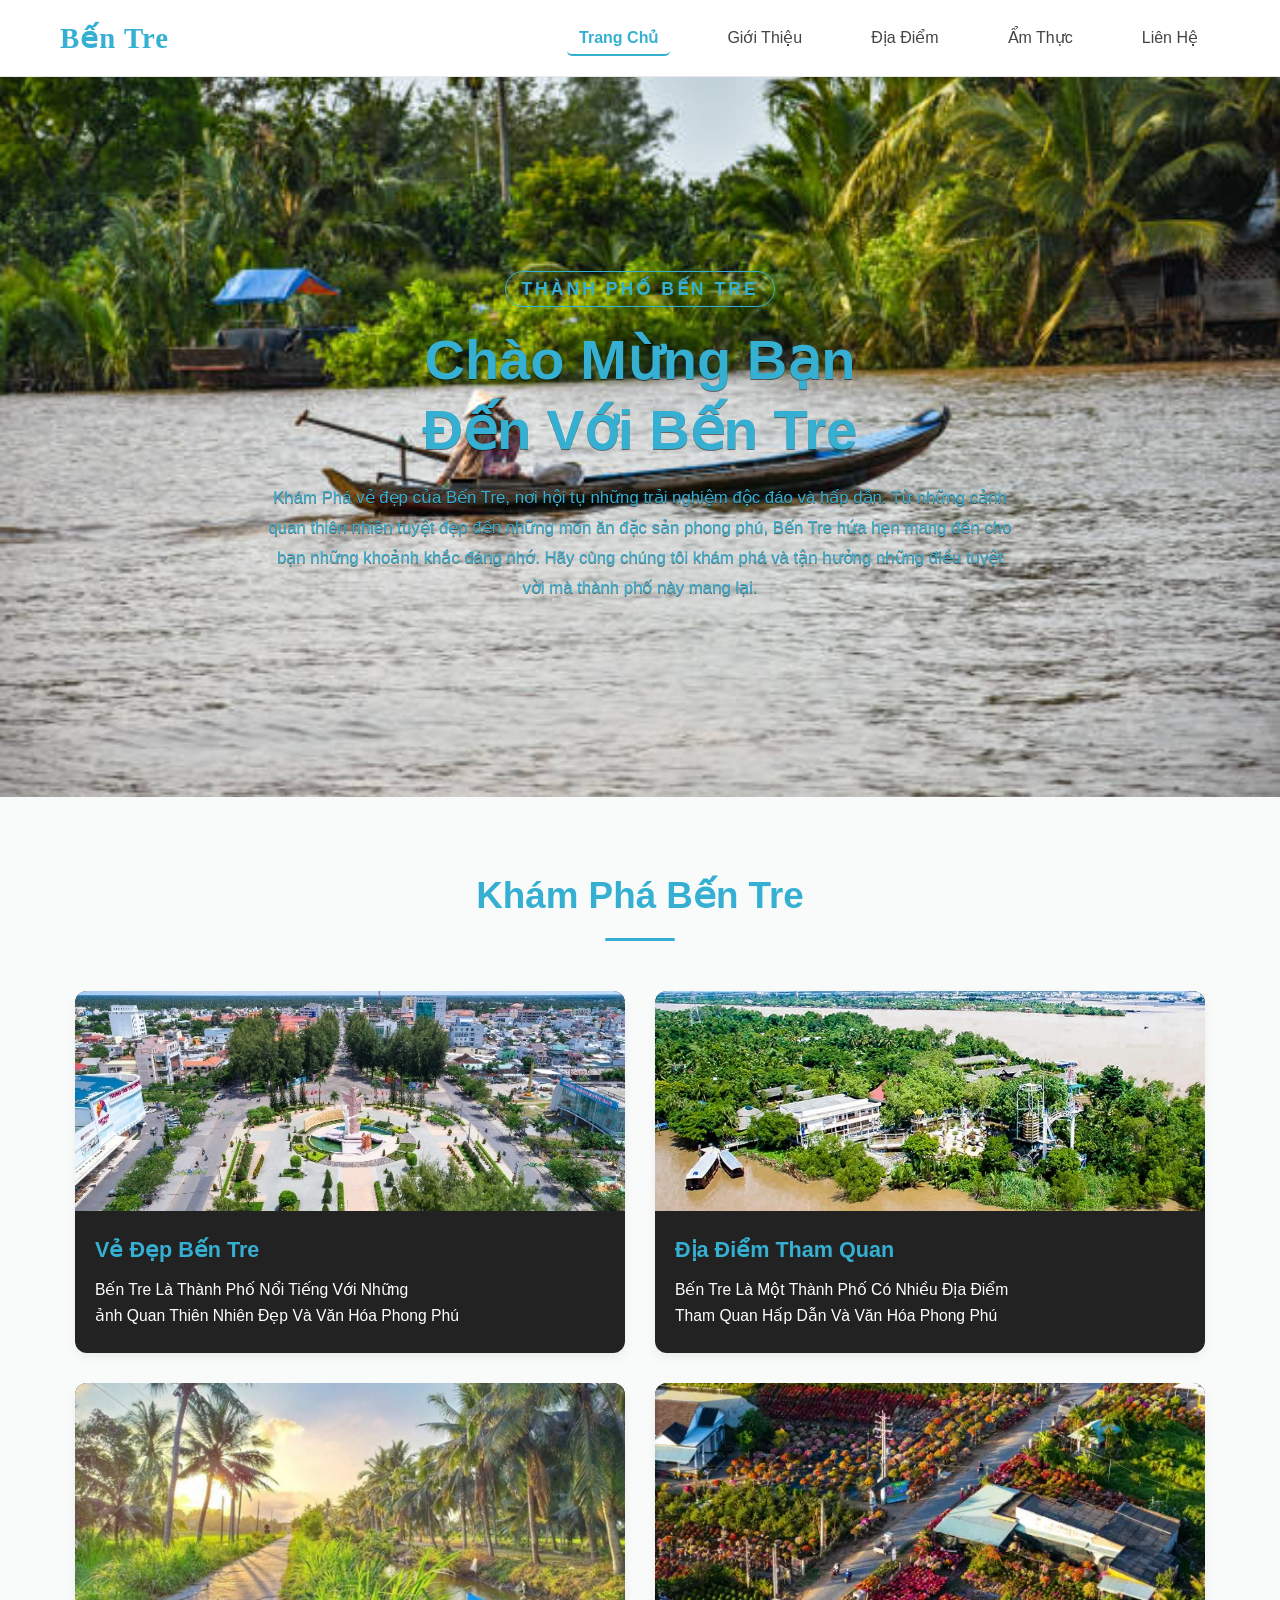
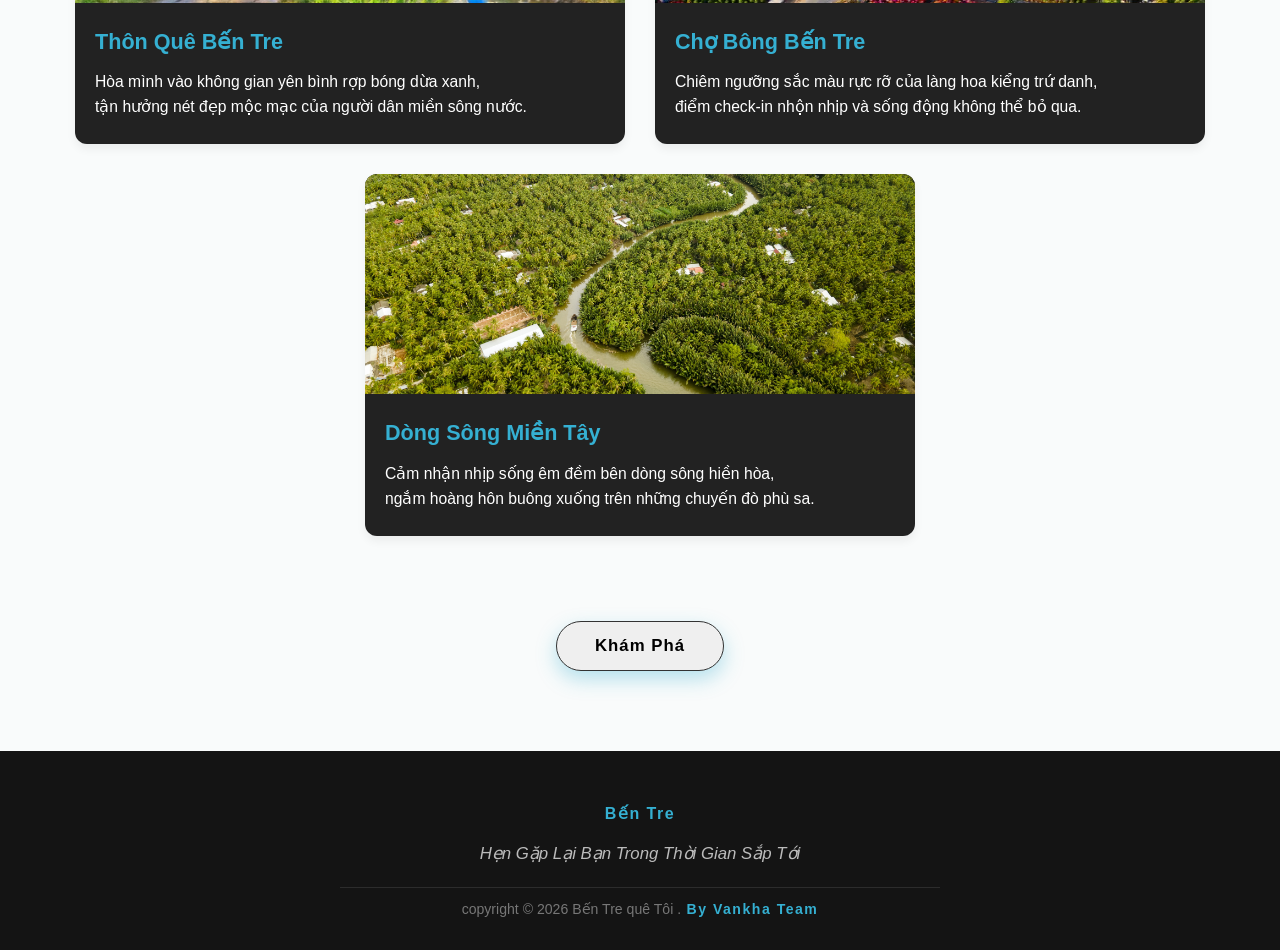
<file: index.html>
<!DOCTYPE html>
<html lang="en">
<head>
    <meta charset="UTF-8">
    <meta name="viewport" content="width=device-width, initial-scale=1.0">
    <title>Bến Tre Quê Tôi</title>
    <link rel="stylesheet" href="style.css">
    <link rel="stylesheet" href="https://cdnjs.cloudflare.com/ajax/libs/font-awesome/6.4.0/css/all.min.css">
</head>
<body>
    <header>
        <nav>
        <a href="index.html" class="logo">Bến Tre</a>
        <button class="menu-toggle">
            <i class="fas fa-bars"></i>
        </button>
        <ul class="nav-links">
            <li><a href="./index.html" class="active">Trang Chủ</a></li>
            <li><a href="./gioi_thieu.html">Giới Thiệu</a></li>
            <li><a href="./dia-diem.html">Địa Điểm</a></li>
            <li><a href="./am-thuc.html">Ẩm Thực</a></li>
            <li><a href="./lien-he.html">Liên Hệ</a></li>
        </ul>
        </nav>
    </header>

    <section class="hero">
        <div class="hero-item">
            <div class="hero-text">
                <span>Thành Phố Bến Tre</span>
                <h1>Chào Mừng Bạn <br> Đến Với Bến Tre</h1>
                <span class="hero-title">
                    Khám Phá vẻ đẹp của Bến Tre, nơi hội tụ những trải nghiệm độc đáo và hấp dẫn. Từ những cảnh quan thiên nhiên tuyệt đẹp đến những món ăn đặc sản phong phú, Bến Tre hứa hẹn mang đến cho bạn những khoảnh khắc đáng nhớ. Hãy cùng chúng tôi khám phá và tận hưởng những điều tuyệt vời mà thành phố này mang lại.
                </span>
            </div>
        </div>
    </section>

    <main>
        <section>
            <div class="section-content">
                <h2>Khám Phá Bến Tre</h2>
            </div>
            <div class="section-content-item">
                <a href="./gioi_thieu.html"><img src="./image/bentre01.jpg"alt="Bến Tre"></a>
                <h3>Vẻ Đẹp Bến Tre</h3>
                <span>Bến Tre Là Thành Phố Nổi Tiếng Với Những <br> ảnh Quan Thiên Nhiên Đẹp Và Văn Hóa Phong Phú</span>
            </div>
            <div class="section-content-item">
                <a href="./gioi_thieu.html"><img src="./image/bentre02.webp" alt="Bến Tre"></a>
                <h3>Địa Điểm Tham Quan</h3>
                <span>Bến Tre Là Một Thành Phố Có Nhiều Địa Điểm <br> Tham Quan Hấp Dẫn  Và Văn Hóa Phong Phú</span>
            </div>
            <div class="section-content-item">
                <a href="./gioi_thieu.html"><img src="./image/bentre05.jpg" alt="Bến Tre"></a>
                <h3>Thôn Quê Bến Tre</h3>
                <span>Hòa mình vào không gian yên bình rợp bóng dừa xanh, <br> tận hưởng nét đẹp mộc mạc của người dân miền sông nước.</span>
            </div>
            <div class="section-content-item">
                <a href="./gioi_thieu.html"><img src="./image/bentre06.webp" alt="Bến Tre"></a>
                <h3>Chợ Bông Bến Tre</h3>
                <span> Chiêm ngưỡng sắc màu rực rỡ của làng hoa kiểng trứ danh, <br> điểm check-in nhộn nhịp và sống động không thể bỏ qua.</span>
            </div>
            <div class="section-content-item">
                <a href="./gioi_thieu.html"><img src="./image/bentre03.jpg" alt="Bến Tre"></a>
                <h3>Dòng Sông Miền Tây </h3>
            <span>Cảm nhận nhịp sống êm đềm bên dòng sông hiền hòa, <br> ngắm hoàng hôn buông xuống trên những chuyến đò phù sa.</span>          
        </div>
            <div class="section-btn-box">
                <button class="section-content-botton">
                <a href="./gioi_thieu.html" class="section-centent-button">
                    <span>Khám Phá</span>
                </a>
            </button>
            </div>
            
        </section>
    </main>

    <footer>
        <section class="section-footer">
            <a href="./index.html">Bến Tre</a>
            <span> Hẹn Gặp Lại Bạn Trong Thời Gian Sắp Tới </span>
            <P class="footer-copyright">copyright &copy; 2026 Bến Tre quê Tôi .<a href="./index.html"> By Vankha Team</a></P>
        </section>
    </footer>
    <script src="script.js"></script>
</body>
</html>
</file>
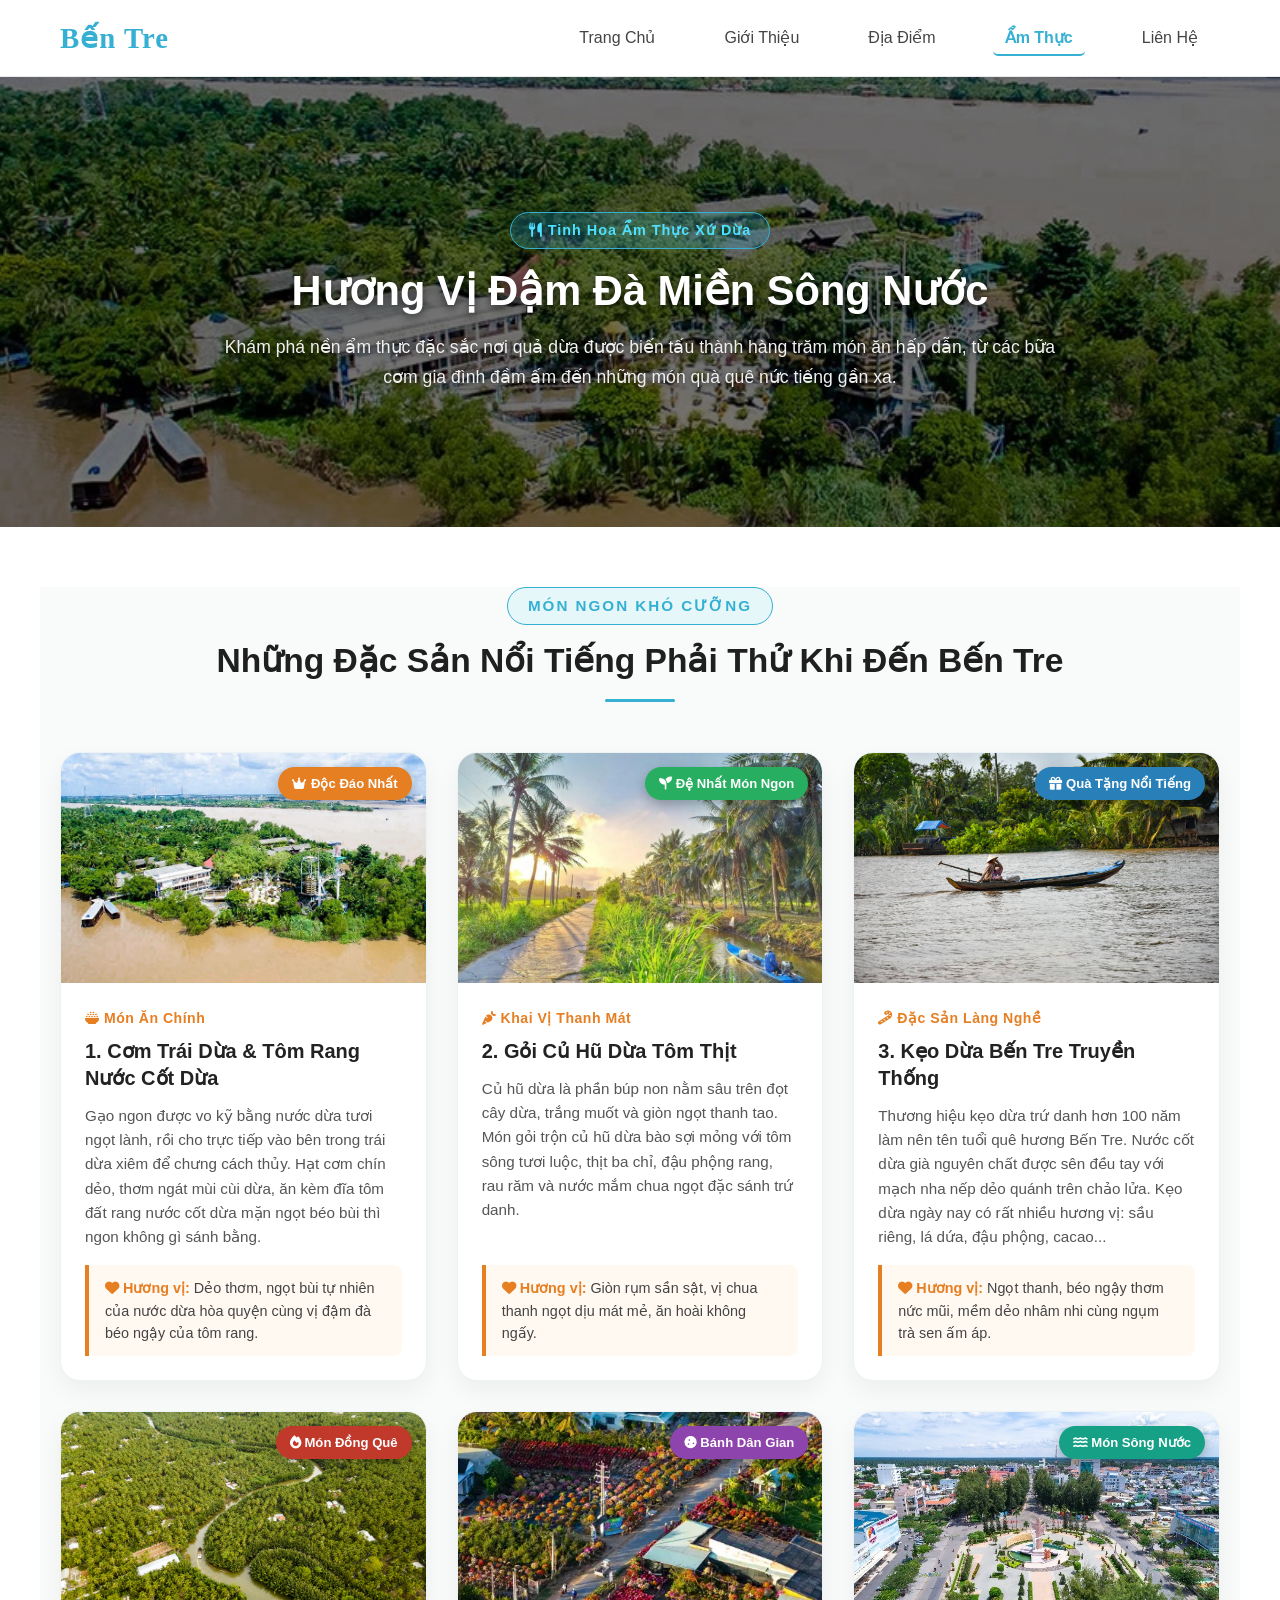
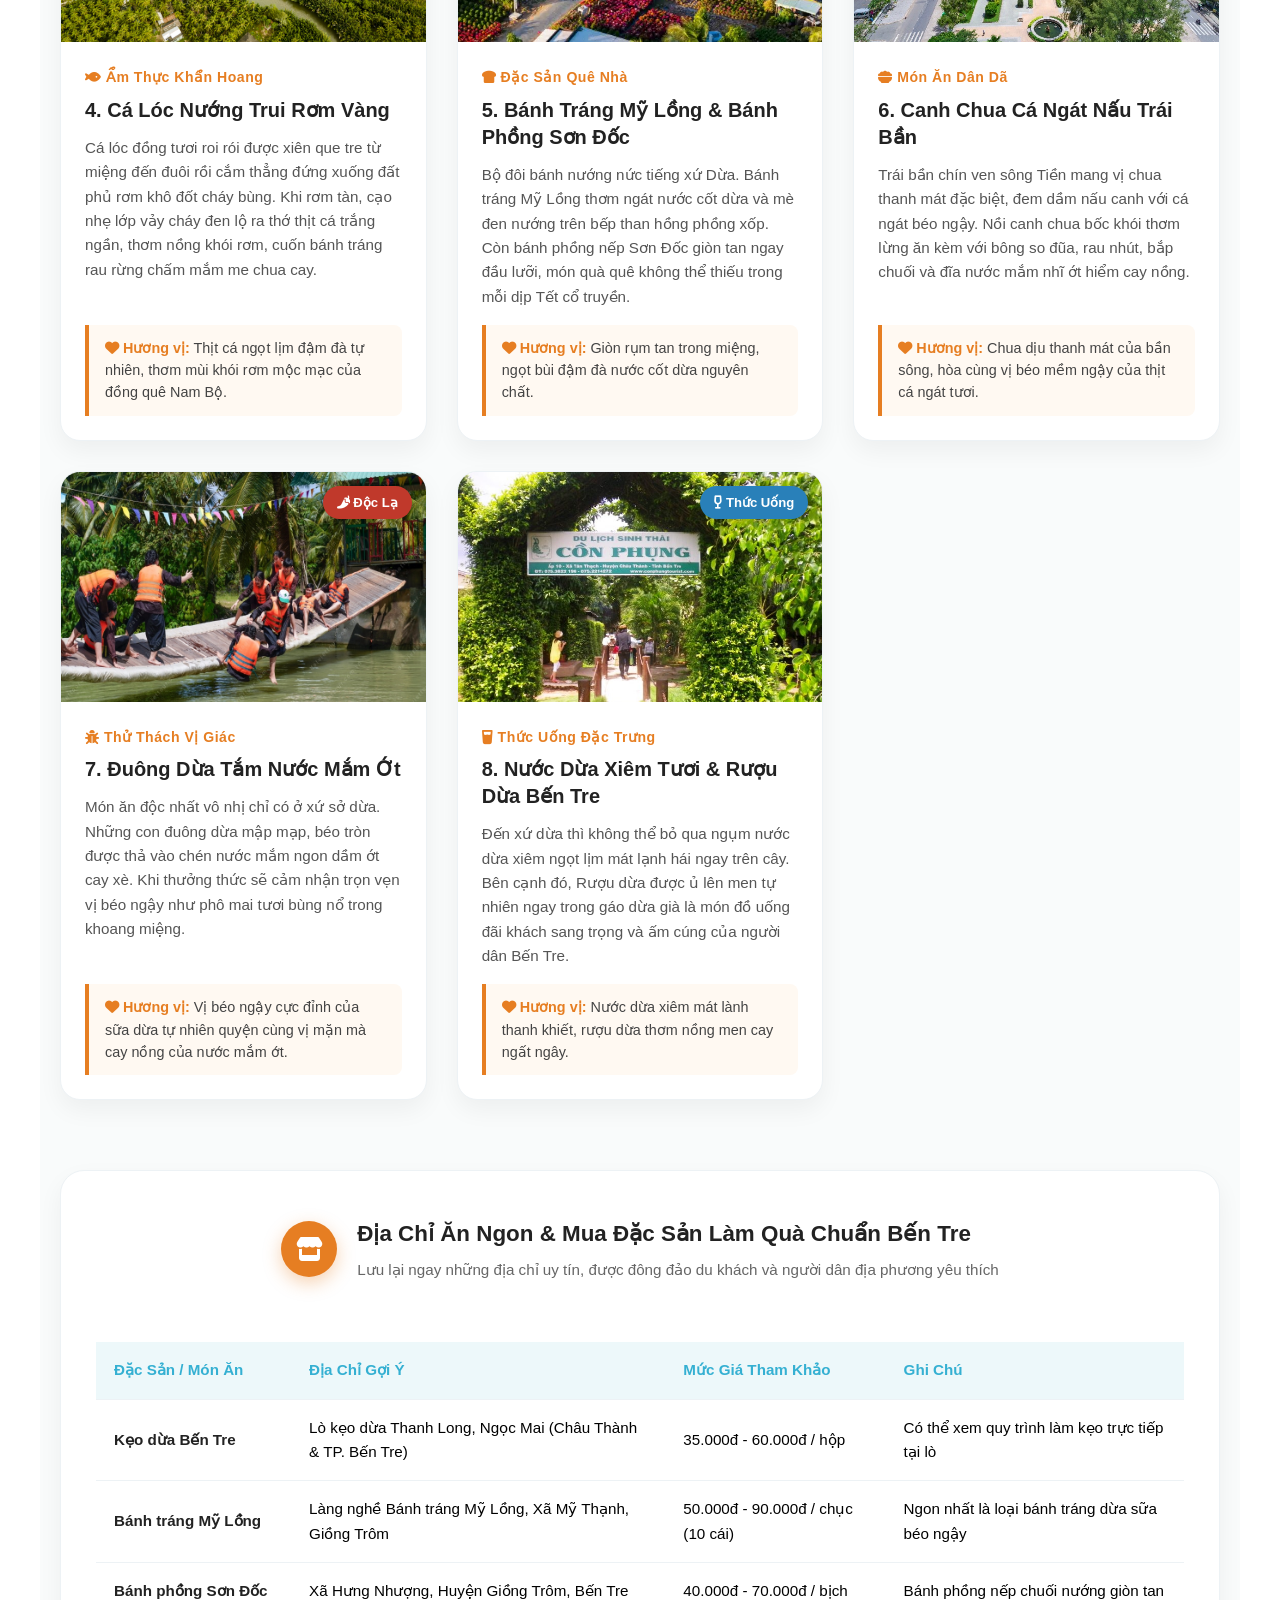
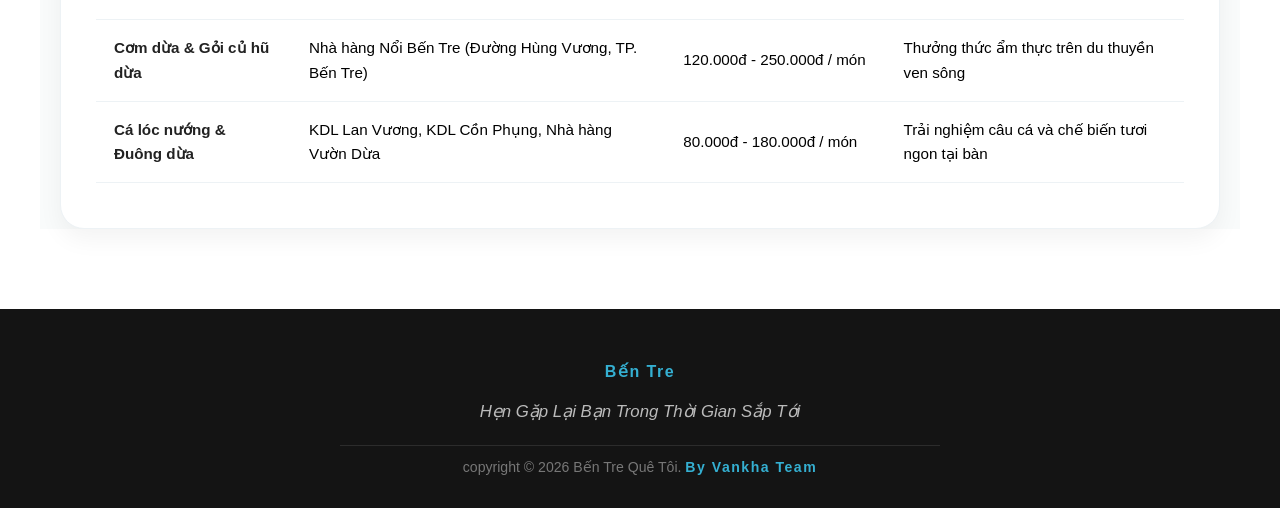
<file: am-thuc.html>
<!DOCTYPE html>
<html lang="vi">
<head>
    <meta charset="UTF-8">
    <meta name="viewport" content="width=device-width, initial-scale=1.0">
    <title>Ẩm Thực Bến Tre | Tinh Hoa Đặc Sản Xứ Dừa</title>
    <link rel="stylesheet" href="style.css">
    <link rel="stylesheet" href="https://cdnjs.cloudflare.com/ajax/libs/font-awesome/6.4.0/css/all.min.css">
</head>
<body>
    <!-- =======================================================
         HEADER & THANH ĐIỀU HƯỚNG CHÍNH
    ======================================================= -->
    <header>
        <nav>
            <a href="index.html" class="logo">Bến Tre</a>
            <button class="menu-toggle" aria-label="Mở Menu">
                <i class="fas fa-bars"></i>
            </button>
            <ul class="nav-links">
                <li><a href="./index.html">Trang Chủ</a></li>
                <li><a href="./gioi_thieu.html">Giới Thiệu</a></li>
                <li><a href="./dia-diem.html">Địa Điểm</a></li>
                <li><a href="./am-thuc.html" class="active">Ẩm Thực</a></li>
                <li><a href="./lien-he.html">Liên Hệ</a></li>
            </ul>
        </nav>
    </header>

    <!-- =======================================================
         BANNER HERO TRANG ẨM THỰC
    ======================================================= -->
    <section class="hero-page hero-food">
        <div class="hero-page-content">
            <span class="hero-tag"><i class="fas fa-utensils"></i> Tinh Hoa Ẩm Thực Xứ Dừa</span>
            <h1>Hương Vị Đậm Đà Miền Sông Nước</h1>
            <p>Khám phá nền ẩm thực đặc sắc nơi quả dừa được biến tấu thành hàng trăm món ăn hấp dẫn, từ các bữa cơm gia đình đầm ấm đến những món quà quê nức tiếng gần xa.</p>
        </div>
    </section>

    <!-- =======================================================
         NỘI DUNG CHÍNH: DANH SÁCH MÓN ĂN ĐẶC SẢN
    ======================================================= -->
    <main class="page-container">
        <!-- TIÊU ĐỀ KHU VỰC -->
        <div class="section-heading">
            <span class="sub-title">Món Ngon Khó Cưỡng</span>
            <h2>Những Đặc Sản Nổi Tiếng Phải Thử Khi Đến Bến Tre</h2>
            <div class="heading-line"></div>
        </div>

        <!-- LƯỚI CARD ẨM THỰC -->
        <div class="food-grid">
            <!-- MÓN 1 -->
            <article class="food-card">
                <div class="food-thumb">
                    <img src="./image/bentre02.webp" alt="Cơm trái dừa Bến Tre">
                    <span class="food-badge badge-orange"><i class="fas fa-crown"></i> Độc Đáo Nhất</span>
                </div>
                <div class="food-body">
                    <div class="food-category"><i class="fas fa-bowl-rice"></i> Món Ăn Chính</div>
                    <h3>1. Cơm Trái Dừa & Tôm Rang Nước Cốt Dừa</h3>
                    <p class="food-desc">Gạo ngon được vo kỹ bằng nước dừa tươi ngọt lành, rồi cho trực tiếp vào bên trong trái dừa xiêm để chưng cách thủy. Hạt cơm chín dẻo, thơm ngát mùi cùi dừa, ăn kèm đĩa tôm đất rang nước cốt dừa mặn ngọt béo bùi thì ngon không gì sánh bằng.</p>
                    <div class="food-taste-box">
                        <strong><i class="fas fa-heart"></i> Hương vị:</strong> Dẻo thơm, ngọt bùi tự nhiên của nước dừa hòa quyện cùng vị đậm đà béo ngậy của tôm rang.
                    </div>
                </div>
            </article>

            <!-- MÓN 2 -->
            <article class="food-card">
                <div class="food-thumb">
                    <img src="./image/bentre05.jpg" alt="Gỏi củ hũ dừa tôm thịt">
                    <span class="food-badge badge-green"><i class="fas fa-seedling"></i> Đệ Nhất Món Ngon</span>
                </div>
                <div class="food-body">
                    <div class="food-category"><i class="fas fa-carrot"></i> Khai Vị Thanh Mát</div>
                    <h3>2. Gỏi Củ Hũ Dừa Tôm Thịt</h3>
                    <p class="food-desc">Củ hũ dừa là phần búp non nằm sâu trên đọt cây dừa, trắng muốt và giòn ngọt thanh tao. Món gỏi trộn củ hũ dừa bào sợi mỏng với tôm sông tươi luộc, thịt ba chỉ, đậu phộng rang, rau răm và nước mắm chua ngọt đặc sánh trứ danh.</p>
                    <div class="food-taste-box">
                        <strong><i class="fas fa-heart"></i> Hương vị:</strong> Giòn rụm sần sật, vị chua thanh ngọt dịu mát mẻ, ăn hoài không ngấy.
                    </div>
                </div>
            </article>

            <!-- MÓN 3 -->
            <article class="food-card">
                <div class="food-thumb">
                    <img src="./image/bentre04.jpg" alt="Kẹo dừa Bến Tre">
                    <span class="food-badge badge-blue"><i class="fas fa-gift"></i> Quà Tặng Nổi Tiếng</span>
                </div>
                <div class="food-body">
                    <div class="food-category"><i class="fas fa-candy-cane"></i> Đặc Sản Làng Nghề</div>
                    <h3>3. Kẹo Dừa Bến Tre Truyền Thống</h3>
                    <p class="food-desc">Thương hiệu kẹo dừa trứ danh hơn 100 năm làm nên tên tuổi quê hương Bến Tre. Nước cốt dừa già nguyên chất được sên đều tay với mạch nha nếp dẻo quánh trên chảo lửa. Kẹo dừa ngày nay có rất nhiều hương vị: sầu riêng, lá dứa, đậu phộng, cacao...</p>
                    <div class="food-taste-box">
                        <strong><i class="fas fa-heart"></i> Hương vị:</strong> Ngọt thanh, béo ngậy thơm nức mũi, mềm dẻo nhâm nhi cùng ngụm trà sen ấm áp.
                    </div>
                </div>
            </article>

            <!-- MÓN 4 -->
            <article class="food-card">
                <div class="food-thumb">
                    <img src="./image/bentre03.jpg" alt="Cá lóc nướng trui rơm vàng">
                    <span class="food-badge badge-red"><i class="fas fa-fire"></i> Món Đồng Quê</span>
                </div>
                <div class="food-body">
                    <div class="food-category"><i class="fas fa-fish"></i> Ẩm Thực Khẩn Hoang</div>
                    <h3>4. Cá Lóc Nướng Trui Rơm Vàng</h3>
                    <p class="food-desc">Cá lóc đồng tươi roi rói được xiên que tre từ miệng đến đuôi rồi cắm thẳng đứng xuống đất phủ rơm khô đốt cháy bùng. Khi rơm tàn, cạo nhẹ lớp vảy cháy đen lộ ra thớ thịt cá trắng ngần, thơm nồng khói rơm, cuốn bánh tráng rau rừng chấm mắm me chua cay.</p>
                    <div class="food-taste-box">
                        <strong><i class="fas fa-heart"></i> Hương vị:</strong> Thịt cá ngọt lịm đậm đà tự nhiên, thơm mùi khói rơm mộc mạc của đồng quê Nam Bộ.
                    </div>
                </div>
            </article>

            <!-- MÓN 5 -->
            <article class="food-card">
                <div class="food-thumb">
                    <img src="./image/bentre06.webp" alt="Bánh tráng Mỹ Lồng Bánh phồng Sơn Đốc">
                    <span class="food-badge badge-purple"><i class="fas fa-cookie"></i> Bánh Dân Gian</span>
                </div>
                <div class="food-body">
                    <div class="food-category"><i class="fas fa-bread-slice"></i> Đặc Sản Quê Nhà</div>
                    <h3>5. Bánh Tráng Mỹ Lồng & Bánh Phồng Sơn Đốc</h3>
                    <p class="food-desc">Bộ đôi bánh nướng nức tiếng xứ Dừa. Bánh tráng Mỹ Lồng thơm ngát nước cốt dừa và mè đen nướng trên bếp than hồng phồng xốp. Còn bánh phồng nếp Sơn Đốc giòn tan ngay đầu lưỡi, món quà quê không thể thiếu trong mỗi dịp Tết cổ truyền.</p>
                    <div class="food-taste-box">
                        <strong><i class="fas fa-heart"></i> Hương vị:</strong> Giòn rụm tan trong miệng, ngọt bùi đậm đà nước cốt dừa nguyên chất.
                    </div>
                </div>
            </article>

            <!-- MÓN 6 -->
            <article class="food-card">
                <div class="food-thumb">
                    <img src="./image/bentre01.jpg" alt="Canh chua cá ngát nấu bần">
                    <span class="food-badge badge-teal"><i class="fas fa-water"></i> Món Sông Nước</span>
                </div>
                <div class="food-body">
                    <div class="food-category"><i class="fas fa-bowl-food"></i> Món Ăn Dân Dã</div>
                    <h3>6. Canh Chua Cá Ngát Nấu Trái Bần</h3>
                    <p class="food-desc">Trái bần chín ven sông Tiền mang vị chua thanh mát đặc biệt, đem dầm nấu canh với cá ngát béo ngậy. Nồi canh chua bốc khói thơm lừng ăn kèm với bông so đũa, rau nhút, bắp chuối và đĩa nước mắm nhĩ ớt hiểm cay nồng.</p>
                    <div class="food-taste-box">
                        <strong><i class="fas fa-heart"></i> Hương vị:</strong> Chua dịu thanh mát của bần sông, hòa cùng vị béo mềm ngậy của thịt cá ngát tươi.
                    </div>
                </div>
            </article>

            <!-- MÓN 7 -->
            <article class="food-card">
                <div class="food-thumb">
                    <img src="./image/bentre07.jpg" alt="Đuông dừa tắm nước mắm">
                    <span class="food-badge badge-red"><i class="fas fa-pepper-hot"></i> Độc Lạ</span>
                </div>
                <div class="food-body">
                    <div class="food-category"><i class="fas fa-bug"></i> Thử Thách Vị Giác</div>
                    <h3>7. Đuông Dừa Tắm Nước Mắm Ớt</h3>
                    <p class="food-desc">Món ăn độc nhất vô nhị chỉ có ở xứ sở dừa. Những con đuông dừa mập mạp, béo tròn được thả vào chén nước mắm ngon dầm ớt cay xè. Khi thưởng thức sẽ cảm nhận trọn vẹn vị béo ngậy như phô mai tươi bùng nổ trong khoang miệng.</p>
                    <div class="food-taste-box">
                        <strong><i class="fas fa-heart"></i> Hương vị:</strong> Vị béo ngậy cực đỉnh của sữa dừa tự nhiên quyện cùng vị mặn mà cay nồng của nước mắm ớt.
                    </div>
                </div>
            </article>

            <!-- MÓN 8 -->
            <article class="food-card">
                <div class="food-thumb">
                    <img src="./image/bentre010.jpg" alt="Rượu dừa và dừa xiêm Bến Tre">
                    <span class="food-badge badge-blue"><i class="fas fa-wine-glass-alt"></i> Thức Uống</span>
                </div>
                <div class="food-body">
                    <div class="food-category"><i class="fas fa-glass-water"></i> Thức Uống Đặc Trưng</div>
                    <h3>8. Nước Dừa Xiêm Tươi & Rượu Dừa Bến Tre</h3>
                    <p class="food-desc">Đến xứ dừa thì không thể bỏ qua ngụm nước dừa xiêm ngọt lịm mát lạnh hái ngay trên cây. Bên cạnh đó, Rượu dừa được ủ lên men tự nhiên ngay trong gáo dừa già là món đồ uống đãi khách sang trọng và ấm cúng của người dân Bến Tre.</p>
                    <div class="food-taste-box">
                        <strong><i class="fas fa-heart"></i> Hương vị:</strong> Nước dừa xiêm mát lành thanh khiết, rượu dừa thơm nồng men cay ngất ngây.
                    </div>
                </div>
            </article>
        </div>

        <!-- BẢNG ĐỊA CHỈ THƯỞNG THỨC & MUA QUÀ GỢI Ý -->
        <section class="food-places-section">
            <div class="places-header">
                <i class="fas fa-store"></i>
                <div>
                    <h3>Địa Chỉ Ăn Ngon & Mua Đặc Sản Làm Quà Chuẩn Bến Tre</h3>
                    <p>Lưu lại ngay những địa chỉ uy tín, được đông đảo du khách và người dân địa phương yêu thích</p>
                </div>
            </div>
            <div class="places-table-wrapper">
                <table class="places-table">
                    <thead>
                        <tr>
                            <th>Đặc Sản / Món Ăn</th>
                            <th>Địa Chỉ Gợi Ý</th>
                            <th>Mức Giá Tham Khảo</th>
                            <th>Ghi Chú</th>
                        </tr>
                    </thead>
                    <tbody>
                        <tr>
                            <td><strong>Kẹo dừa Bến Tre</strong></td>
                            <td>Lò kẹo dừa Thanh Long, Ngọc Mai (Châu Thành & TP. Bến Tre)</td>
                            <td>35.000đ - 60.000đ / hộp</td>
                            <td>Có thể xem quy trình làm kẹo trực tiếp tại lò</td>
                        </tr>
                        <tr>
                            <td><strong>Bánh tráng Mỹ Lồng</strong></td>
                            <td>Làng nghề Bánh tráng Mỹ Lồng, Xã Mỹ Thạnh, Giồng Trôm</td>
                            <td>50.000đ - 90.000đ / chục (10 cái)</td>
                            <td>Ngon nhất là loại bánh tráng dừa sữa béo ngậy</td>
                        </tr>
                        <tr>
                            <td><strong>Bánh phồng Sơn Đốc</strong></td>
                            <td>Xã Hưng Nhượng, Huyện Giồng Trôm, Bến Tre</td>
                            <td>40.000đ - 70.000đ / bịch</td>
                            <td>Bánh phồng nếp chuối nướng giòn tan</td>
                        </tr>
                        <tr>
                            <td><strong>Cơm dừa & Gỏi củ hũ dừa</strong></td>
                            <td>Nhà hàng Nổi Bến Tre (Đường Hùng Vương, TP. Bến Tre)</td>
                            <td>120.000đ - 250.000đ / món</td>
                            <td>Thưởng thức ẩm thực trên du thuyền ven sông</td>
                        </tr>
                        <tr>
                            <td><strong>Cá lóc nướng & Đuông dừa</strong></td>
                            <td>KDL Lan Vương, KDL Cồn Phụng, Nhà hàng Vườn Dừa</td>
                            <td>80.000đ - 180.000đ / món</td>
                            <td>Trải nghiệm câu cá và chế biến tươi ngon tại bàn</td>
                        </tr>
                    </tbody>
                </table>
            </div>
        </section>
    </main>

    <!-- =======================================================
         FOOTER CHÂN TRANG
    ======================================================= -->
    <footer>
        <section class="section-footer">
            <a href="./index.html">Bến Tre</a>
            <span> Hẹn Gặp Lại Bạn Trong Thời Gian Sắp Tới </span>
            <p class="footer-copyright">copyright &copy; 2026 Bến Tre Quê Tôi. <a href="./index.html">By Vankha Team</a></p>
        </section>
    </footer>

    <script src="script.js"></script>
</body>
</html>
</file>
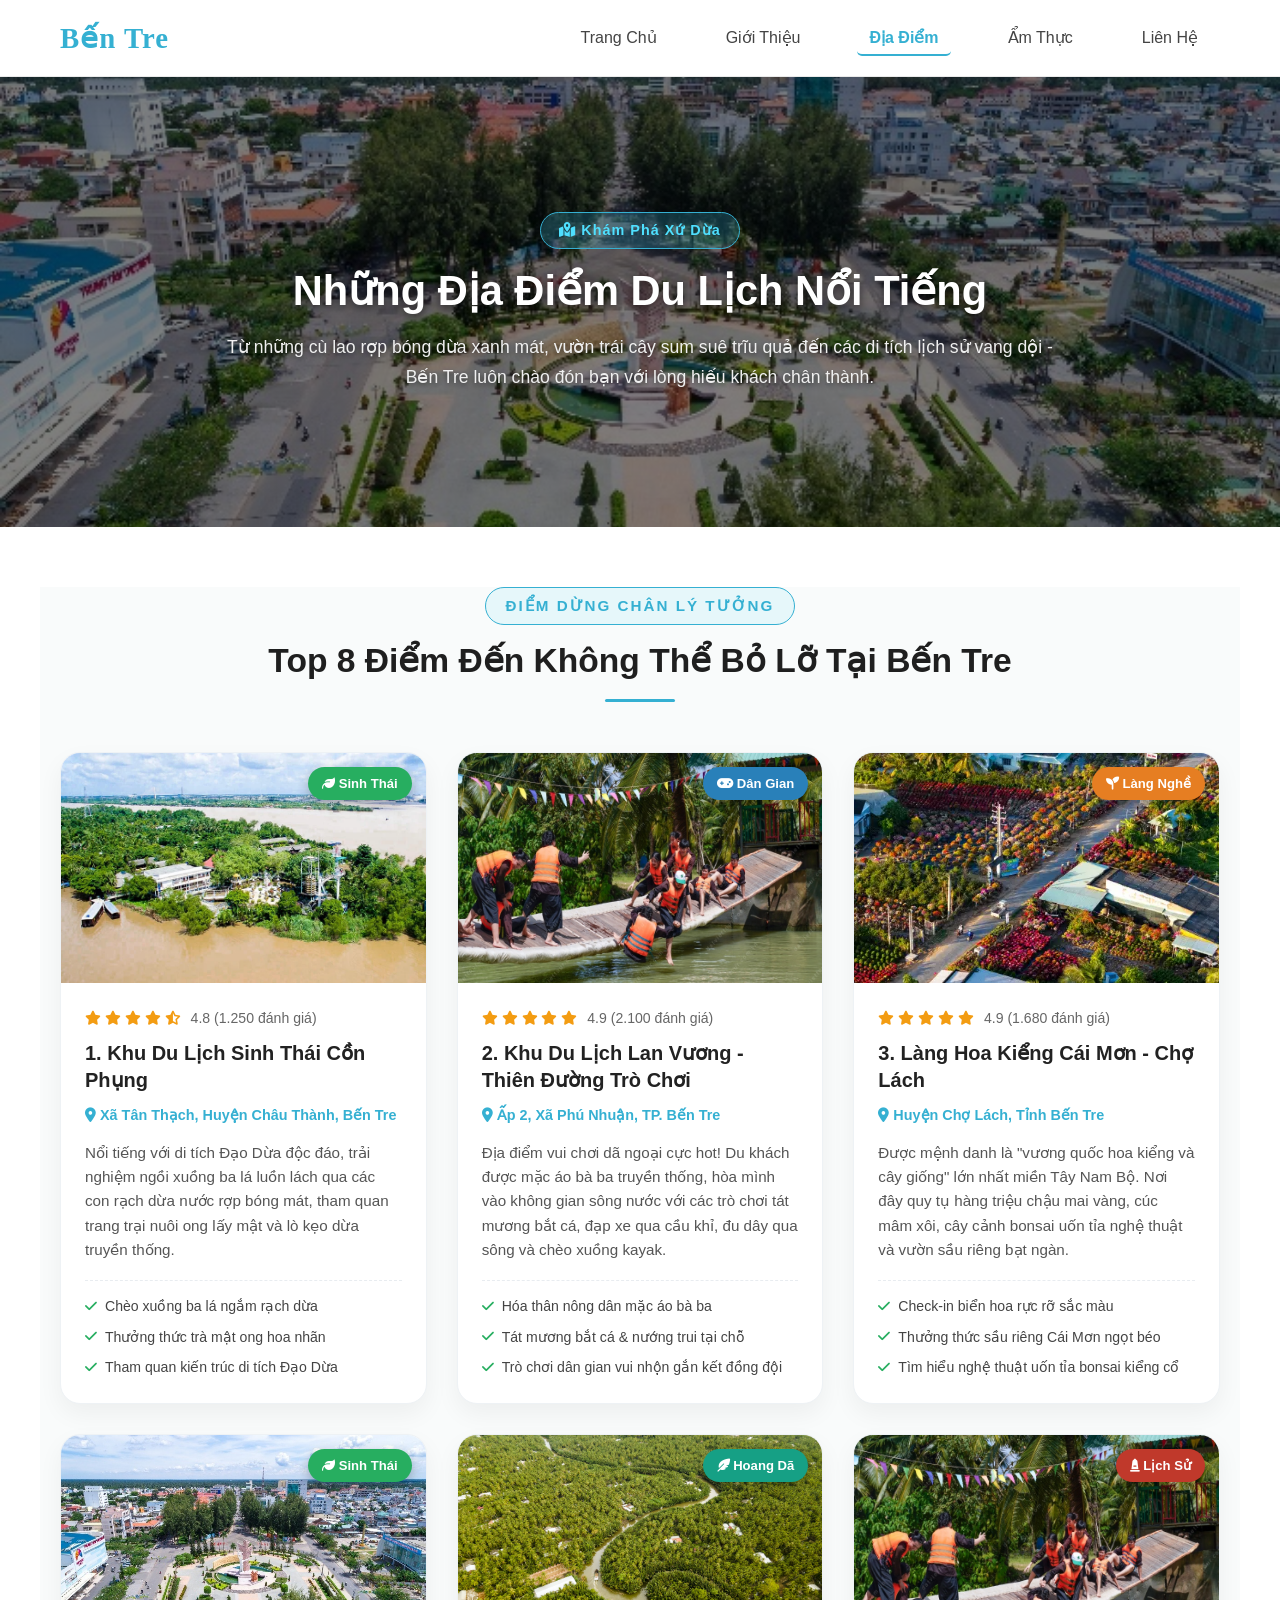
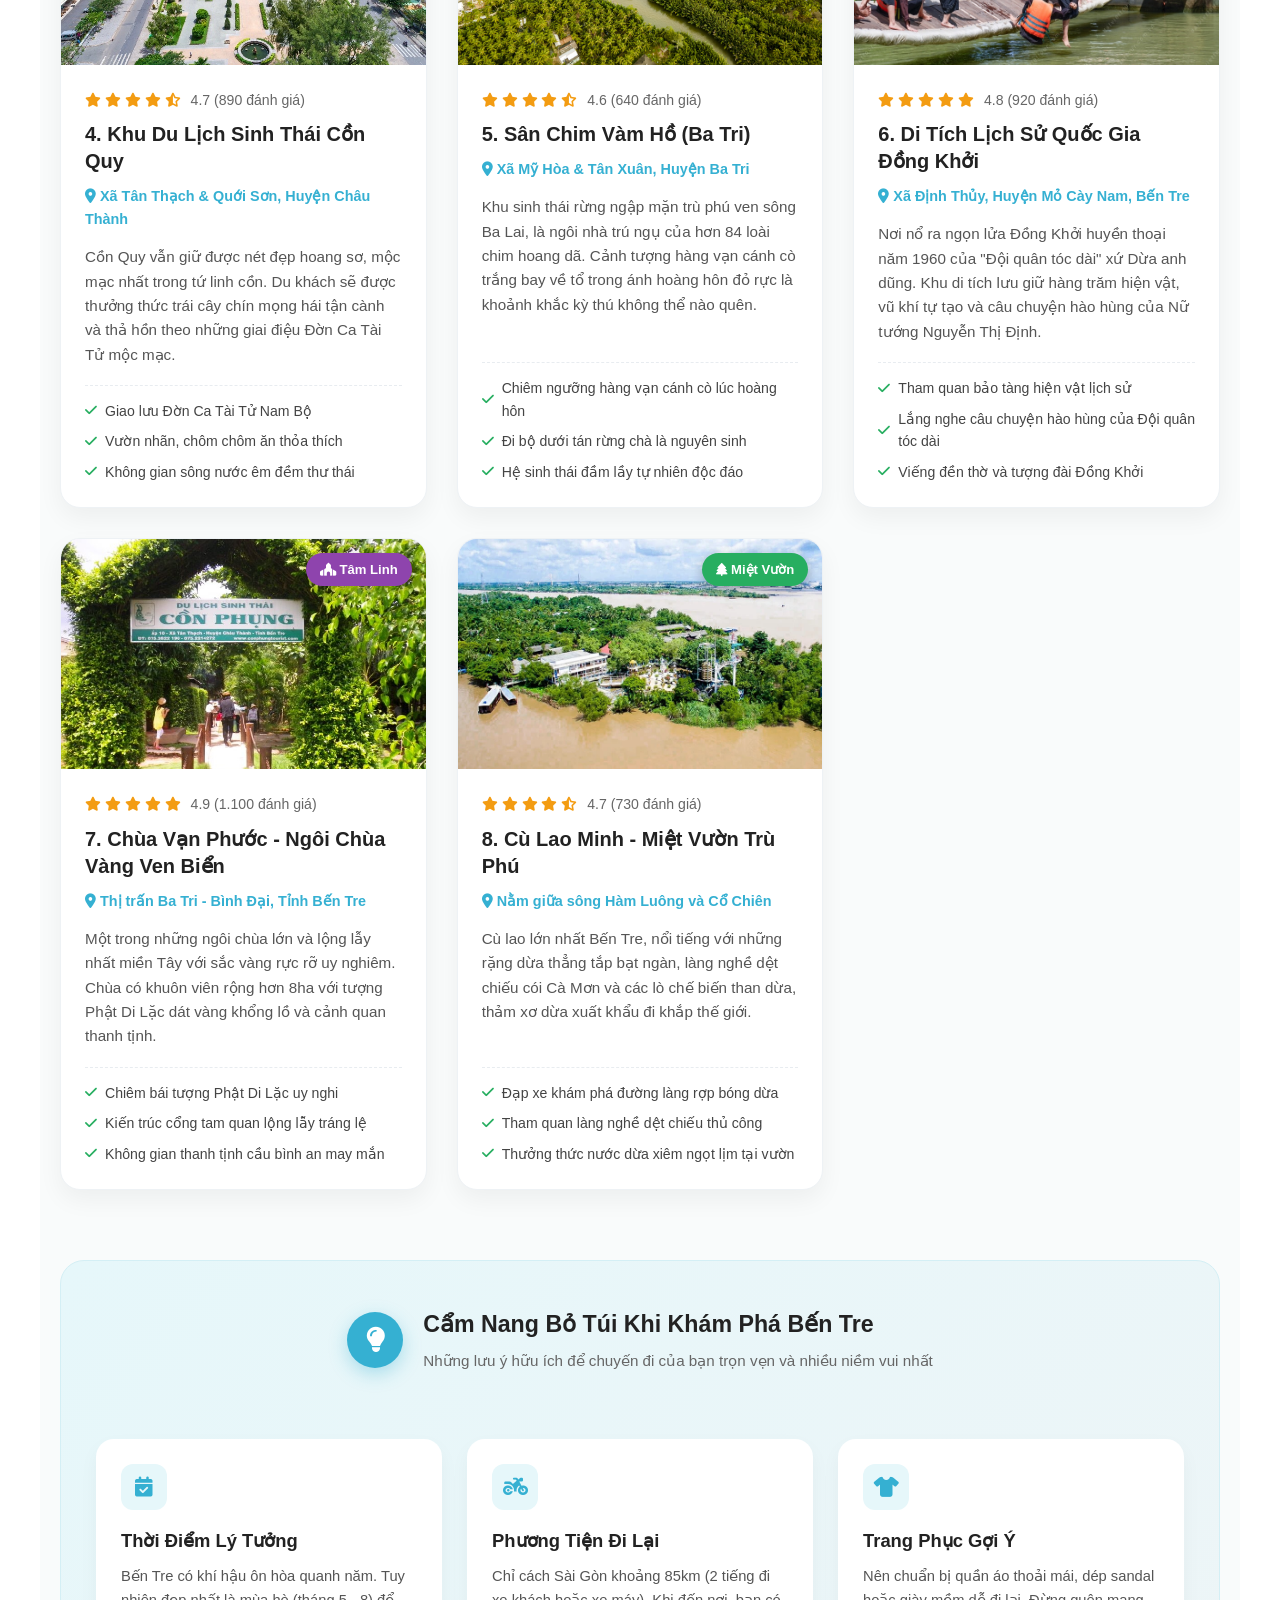
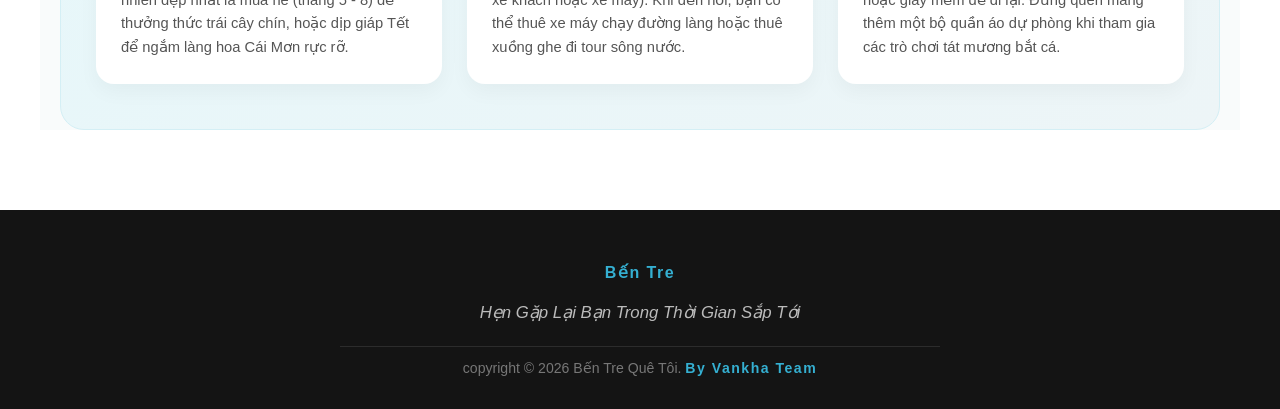
<file: dia-diem.html>
<!DOCTYPE html>
<html lang="vi">
<head>
    <meta charset="UTF-8">
    <meta name="viewport" content="width=device-width, initial-scale=1.0">
    <title>Địa Điểm Du Lịch Bến Tre | Cảnh Đẹp Xứ Dừa</title>
    <link rel="stylesheet" href="style.css">
    <link rel="stylesheet" href="https://cdnjs.cloudflare.com/ajax/libs/font-awesome/6.4.0/css/all.min.css">
</head>
<body>
    <!-- =======================================================
         HEADER & THANH ĐIỀU HƯỚNG CHÍNH
    ======================================================= -->
    <header>
        <nav>
            <a href="index.html" class="logo">Bến Tre</a>
            <button class="menu-toggle" aria-label="Mở Menu">
                <i class="fas fa-bars"></i>
            </button>
            <ul class="nav-links">
                <li><a href="./index.html">Trang Chủ</a></li>
                <li><a href="./gioi_thieu.html">Giới Thiệu</a></li>
                <li><a href="./dia-diem.html" class="active">Địa Điểm</a></li>
                <li><a href="./am-thuc.html">Ẩm Thực</a></li>
                <li><a href="./lien-he.html">Liên Hệ</a></li>
            </ul>
        </nav>
    </header>

    <!-- =======================================================
         BANNER HERO TRANG ĐỊA ĐIỂM
    ======================================================= -->
    <section class="hero-page hero-dest">
        <div class="hero-page-content">
            <span class="hero-tag"><i class="fas fa-map-marked-alt"></i> Khám Phá Xứ Dừa</span>
            <h1>Những Địa Điểm Du Lịch Nổi Tiếng</h1>
            <p>Từ những cù lao rợp bóng dừa xanh mát, vườn trái cây sum suê trĩu quả đến các di tích lịch sử vang dội - Bến Tre luôn chào đón bạn với lòng hiếu khách chân thành.</p>
        </div>
    </section>

    <!-- =======================================================
         NỘI DUNG CHÍNH: DANH SÁCH ĐỊA ĐIỂM DU LỊCH
    ======================================================= -->
    <main class="page-container">
        <!-- TIÊU ĐỀ KHU VỰC -->
        <div class="section-heading">
            <span class="sub-title">Điểm Dừng Chân Lý Tưởng</span>
            <h2>Top 8 Điểm Đến Không Thể Bỏ Lỡ Tại Bến Tre</h2>
            <div class="heading-line"></div>
        </div>

        <!-- LƯỚI CARD ĐỊA ĐIỂM -->
        <div class="dest-grid">
            <!-- ĐỊA ĐIỂM 1 -->
            <article class="dest-card">
                <div class="dest-thumb">
                    <img src="./image/bentre02.webp" alt="Khu du lịch sinh thái Cồn Phụng">
                    <span class="dest-badge badge-green"><i class="fas fa-leaf"></i> Sinh Thái</span>
                </div>
                <div class="dest-body">
                    <div class="dest-rating">
                        <i class="fas fa-star"></i>
                        <i class="fas fa-star"></i>
                        <i class="fas fa-star"></i>
                        <i class="fas fa-star"></i>
                        <i class="fas fa-star-half-alt"></i>
                        <span>4.8 (1.250 đánh giá)</span>
                    </div>
                    <h3>1. Khu Du Lịch Sinh Thái Cồn Phụng</h3>
                    <p class="dest-location"><i class="fas fa-map-marker-alt"></i> Xã Tân Thạch, Huyện Châu Thành, Bến Tre</p>
                    <p class="dest-desc">Nổi tiếng với di tích Đạo Dừa độc đáo, trải nghiệm ngồi xuồng ba lá luồn lách qua các con rạch dừa nước rợp bóng mát, tham quan trang trại nuôi ong lấy mật và lò kẹo dừa truyền thống.</p>
                    <ul class="dest-features">
                        <li><i class="fas fa-check"></i> Chèo xuồng ba lá ngắm rạch dừa</li>
                        <li><i class="fas fa-check"></i> Thưởng thức trà mật ong hoa nhãn</li>
                        <li><i class="fas fa-check"></i> Tham quan kiến trúc di tích Đạo Dừa</li>
                    </ul>
                </div>
            </article>

            <!-- ĐỊA ĐIỂM 2 -->
            <article class="dest-card">
                <div class="dest-thumb">
                    <img src="./image/bentre07.jpg" alt="Khu du lịch Lan Vương">
                    <span class="dest-badge badge-blue"><i class="fas fa-gamepad"></i> Dân Gian</span>
                </div>
                <div class="dest-body">
                    <div class="dest-rating">
                        <i class="fas fa-star"></i>
                        <i class="fas fa-star"></i>
                        <i class="fas fa-star"></i>
                        <i class="fas fa-star"></i>
                        <i class="fas fa-star"></i>
                        <span>4.9 (2.100 đánh giá)</span>
                    </div>
                    <h3>2. Khu Du Lịch Lan Vương - Thiên Đường Trò Chơi</h3>
                    <p class="dest-location"><i class="fas fa-map-marker-alt"></i> Ấp 2, Xã Phú Nhuận, TP. Bến Tre</p>
                    <p class="dest-desc">Địa điểm vui chơi dã ngoại cực hot! Du khách được mặc áo bà ba truyền thống, hòa mình vào không gian sông nước với các trò chơi tát mương bắt cá, đạp xe qua cầu khỉ, đu dây qua sông và chèo xuồng kayak.</p>
                    <ul class="dest-features">
                        <li><i class="fas fa-check"></i> Hóa thân nông dân mặc áo bà ba</li>
                        <li><i class="fas fa-check"></i> Tát mương bắt cá & nướng trui tại chỗ</li>
                        <li><i class="fas fa-check"></i> Trò chơi dân gian vui nhộn gắn kết đồng đội</li>
                    </ul>
                </div>
            </article>

            <!-- ĐỊA ĐIỂM 3 -->
            <article class="dest-card">
                <div class="dest-thumb">
                    <img src="./image/bentre06.webp" alt="Làng hoa kiểng Cái Mơn Chợ Lách">
                    <span class="dest-badge badge-orange"><i class="fas fa-seedling"></i> Làng Nghề</span>
                </div>
                <div class="dest-body">
                    <div class="dest-rating">
                        <i class="fas fa-star"></i>
                        <i class="fas fa-star"></i>
                        <i class="fas fa-star"></i>
                        <i class="fas fa-star"></i>
                        <i class="fas fa-star"></i>
                        <span>4.9 (1.680 đánh giá)</span>
                    </div>
                    <h3>3. Làng Hoa Kiểng Cái Mơn - Chợ Lách</h3>
                    <p class="dest-location"><i class="fas fa-map-marker-alt"></i> Huyện Chợ Lách, Tỉnh Bến Tre</p>
                    <p class="dest-desc">Được mệnh danh là "vương quốc hoa kiểng và cây giống" lớn nhất miền Tây Nam Bộ. Nơi đây quy tụ hàng triệu chậu mai vàng, cúc mâm xôi, cây cảnh bonsai uốn tỉa nghệ thuật và vườn sầu riêng bạt ngàn.</p>
                    <ul class="dest-features">
                        <li><i class="fas fa-check"></i> Check-in biển hoa rực rỡ sắc màu</li>
                        <li><i class="fas fa-check"></i> Thưởng thức sầu riêng Cái Mơn ngọt béo</li>
                        <li><i class="fas fa-check"></i> Tìm hiểu nghệ thuật uốn tỉa bonsai kiểng cổ</li>
                    </ul>
                </div>
            </article>

            <!-- ĐỊA ĐIỂM 4 -->
            <article class="dest-card">
                <div class="dest-thumb">
                    <img src="./image/bentre01.jpg" alt="Khu du lịch sinh thái Cồn Quy">
                    <span class="dest-badge badge-green"><i class="fas fa-leaf"></i> Sinh Thái</span>
                </div>
                <div class="dest-body">
                    <div class="dest-rating">
                        <i class="fas fa-star"></i>
                        <i class="fas fa-star"></i>
                        <i class="fas fa-star"></i>
                        <i class="fas fa-star"></i>
                        <i class="fas fa-star-half-alt"></i>
                        <span>4.7 (890 đánh giá)</span>
                    </div>
                    <h3>4. Khu Du Lịch Sinh Thái Cồn Quy</h3>
                    <p class="dest-location"><i class="fas fa-map-marker-alt"></i> Xã Tân Thạch & Quới Sơn, Huyện Châu Thành</p>
                    <p class="dest-desc">Cồn Quy vẫn giữ được nét đẹp hoang sơ, mộc mạc nhất trong tứ linh cồn. Du khách sẽ được thưởng thức trái cây chín mọng hái tận cành và thả hồn theo những giai điệu Đờn Ca Tài Tử mộc mạc.</p>
                    <ul class="dest-features">
                        <li><i class="fas fa-check"></i> Giao lưu Đờn Ca Tài Tử Nam Bộ</li>
                        <li><i class="fas fa-check"></i> Vườn nhãn, chôm chôm ăn thỏa thích</li>
                        <li><i class="fas fa-check"></i> Không gian sông nước êm đềm thư thái</li>
                    </ul>
                </div>
            </article>

            <!-- ĐỊA ĐIỂM 5 -->
            <article class="dest-card">
                <div class="dest-thumb">
                    <img src="./image/bentre03.jpg" alt="Sân chim Vàm Hồ Ba Tri">
                    <span class="dest-badge badge-teal"><i class="fas fa-feather-alt"></i> Hoang Dã</span>
                </div>
                <div class="dest-body">
                    <div class="dest-rating">
                        <i class="fas fa-star"></i>
                        <i class="fas fa-star"></i>
                        <i class="fas fa-star"></i>
                        <i class="fas fa-star"></i>
                        <i class="fas fa-star-half-alt"></i>
                        <span>4.6 (640 đánh giá)</span>
                    </div>
                    <h3>5. Sân Chim Vàm Hồ (Ba Tri)</h3>
                    <p class="dest-location"><i class="fas fa-map-marker-alt"></i> Xã Mỹ Hòa & Tân Xuân, Huyện Ba Tri</p>
                    <p class="dest-desc">Khu sinh thái rừng ngập mặn trù phú ven sông Ba Lai, là ngôi nhà trú ngụ của hơn 84 loài chim hoang dã. Cảnh tượng hàng vạn cánh cò trắng bay về tổ trong ánh hoàng hôn đỏ rực là khoảnh khắc kỳ thú không thể nào quên.</p>
                    <ul class="dest-features">
                        <li><i class="fas fa-check"></i> Chiêm ngưỡng hàng vạn cánh cò lúc hoàng hôn</li>
                        <li><i class="fas fa-check"></i> Đi bộ dưới tán rừng chà là nguyên sinh</li>
                        <li><i class="fas fa-check"></i> Hệ sinh thái đầm lầy tự nhiên độc đáo</li>
                    </ul>
                </div>
            </article>

            <!-- ĐỊA ĐIỂM 6 -->
            <article class="dest-card">
                <div class="dest-thumb">
                    <img src="./image/bentre07.jpg" alt="Di tích Đồng Khởi Bến Tre">
                    <span class="dest-badge badge-red"><i class="fas fa-monument"></i> Lịch Sử</span>
                </div>
                <div class="dest-body">
                    <div class="dest-rating">
                        <i class="fas fa-star"></i>
                        <i class="fas fa-star"></i>
                        <i class="fas fa-star"></i>
                        <i class="fas fa-star"></i>
                        <i class="fas fa-star"></i>
                        <span>4.8 (920 đánh giá)</span>
                    </div>
                    <h3>6. Di Tích Lịch Sử Quốc Gia Đồng Khởi</h3>
                    <p class="dest-location"><i class="fas fa-map-marker-alt"></i> Xã Định Thủy, Huyện Mỏ Cày Nam, Bến Tre</p>
                    <p class="dest-desc">Nơi nổ ra ngọn lửa Đồng Khởi huyền thoại năm 1960 của "Đội quân tóc dài" xứ Dừa anh dũng. Khu di tích lưu giữ hàng trăm hiện vật, vũ khí tự tạo và câu chuyện hào hùng của Nữ tướng Nguyễn Thị Định.</p>
                    <ul class="dest-features">
                        <li><i class="fas fa-check"></i> Tham quan bảo tàng hiện vật lịch sử</li>
                        <li><i class="fas fa-check"></i> Lắng nghe câu chuyện hào hùng của Đội quân tóc dài</li>
                        <li><i class="fas fa-check"></i> Viếng đền thờ và tượng đài Đồng Khởi</li>
                    </ul>
                </div>
            </article>

            <!-- ĐỊA ĐIỂM 7 -->
            <article class="dest-card">
                <div class="dest-thumb">
                    <img src="./image/bentre010.jpg" alt="Chùa Vạn Phước Bình Đại">
                    <span class="dest-badge badge-purple"><i class="fas fa-place-of-worship"></i> Tâm Linh</span>
                </div>
                <div class="dest-body">
                    <div class="dest-rating">
                        <i class="fas fa-star"></i>
                        <i class="fas fa-star"></i>
                        <i class="fas fa-star"></i>
                        <i class="fas fa-star"></i>
                        <i class="fas fa-star"></i>
                        <span>4.9 (1.100 đánh giá)</span>
                    </div>
                    <h3>7. Chùa Vạn Phước - Ngôi Chùa Vàng Ven Biển</h3>
                    <p class="dest-location"><i class="fas fa-map-marker-alt"></i> Thị trấn Ba Tri - Bình Đại, Tỉnh Bến Tre</p>
                    <p class="dest-desc">Một trong những ngôi chùa lớn và lộng lẫy nhất miền Tây với sắc vàng rực rỡ uy nghiêm. Chùa có khuôn viên rộng hơn 8ha với tượng Phật Di Lặc dát vàng khổng lồ và cảnh quan thanh tịnh.</p>
                    <ul class="dest-features">
                        <li><i class="fas fa-check"></i> Chiêm bái tượng Phật Di Lặc uy nghi</li>
                        <li><i class="fas fa-check"></i> Kiến trúc cổng tam quan lộng lẫy tráng lệ</li>
                        <li><i class="fas fa-check"></i> Không gian thanh tịnh cầu bình an may mắn</li>
                    </ul>
                </div>
            </article>

            <!-- ĐỊA ĐIỂM 8 -->
            <article class="dest-card">
                <div class="dest-thumb">
                    <img src="./image/bentre02.webp" alt="Cù Lao Minh Bến Tre">
                    <span class="dest-badge badge-green"><i class="fas fa-tree"></i> Miệt Vườn</span>
                </div>
                <div class="dest-body">
                    <div class="dest-rating">
                        <i class="fas fa-star"></i>
                        <i class="fas fa-star"></i>
                        <i class="fas fa-star"></i>
                        <i class="fas fa-star"></i>
                        <i class="fas fa-star-half-alt"></i>
                        <span>4.7 (730 đánh giá)</span>
                    </div>
                    <h3>8. Cù Lao Minh - Miệt Vườn Trù Phú</h3>
                    <p class="dest-location"><i class="fas fa-map-marker-alt"></i> Nằm giữa sông Hàm Luông và Cổ Chiên</p>
                    <p class="dest-desc">Cù lao lớn nhất Bến Tre, nổi tiếng với những rặng dừa thẳng tắp bạt ngàn, làng nghề dệt chiếu cói Cà Mơn và các lò chế biến than dừa, thảm xơ dừa xuất khẩu đi khắp thế giới.</p>
                    <ul class="dest-features">
                        <li><i class="fas fa-check"></i> Đạp xe khám phá đường làng rợp bóng dừa</li>
                        <li><i class="fas fa-check"></i> Tham quan làng nghề dệt chiếu thủ công</li>
                        <li><i class="fas fa-check"></i> Thưởng thức nước dừa xiêm ngọt lịm tại vườn</li>
                    </ul>
                </div>
            </article>
        </div>

        <!-- CẨM NANG BỎ TÚI KHI ĐI DU LỊCH BẾN TRE -->
        <section class="travel-tips-box">
            <div class="tips-header">
                <i class="fas fa-lightbulb"></i>
                <div>
                    <h3>Cẩm Nang Bỏ Túi Khi Khám Phá Bến Tre</h3>
                    <p>Những lưu ý hữu ích để chuyến đi của bạn trọn vẹn và nhiều niềm vui nhất</p>
                </div>
            </div>
            <div class="tips-grid">
                <div class="tip-item">
                    <div class="tip-icon"><i class="fas fa-calendar-check"></i></div>
                    <h4>Thời Điểm Lý Tưởng</h4>
                    <p>Bến Tre có khí hậu ôn hòa quanh năm. Tuy nhiên đẹp nhất là mùa hè (tháng 5 - 8) để thưởng thức trái cây chín, hoặc dịp giáp Tết để ngắm làng hoa Cái Mơn rực rỡ.</p>
                </div>
                <div class="tip-item">
                    <div class="tip-icon"><i class="fas fa-motorcycle"></i></div>
                    <h4>Phương Tiện Đi Lại</h4>
                    <p>Chỉ cách Sài Gòn khoảng 85km (2 tiếng đi xe khách hoặc xe máy). Khi đến nơi, bạn có thể thuê xe máy chạy đường làng hoặc thuê xuồng ghe đi tour sông nước.</p>
                </div>
                <div class="tip-item">
                    <div class="tip-icon"><i class="fas fa-tshirt"></i></div>
                    <h4>Trang Phục Gợi Ý</h4>
                    <p>Nên chuẩn bị quần áo thoải mái, dép sandal hoặc giày mềm dễ đi lại. Đừng quên mang thêm một bộ quần áo dự phòng khi tham gia các trò chơi tát mương bắt cá.</p>
                </div>
            </div>
        </section>
    </main>

    <!-- =======================================================
         FOOTER CHÂN TRANG
    ======================================================= -->
    <footer>
        <section class="section-footer">
            <a href="./index.html">Bến Tre</a>
            <span> Hẹn Gặp Lại Bạn Trong Thời Gian Sắp Tới </span>
            <p class="footer-copyright">copyright &copy; 2026 Bến Tre Quê Tôi. <a href="./index.html">By Vankha Team</a></p>
        </section>
    </footer>

    <script src="script.js"></script>
</body>
</html>
</file>
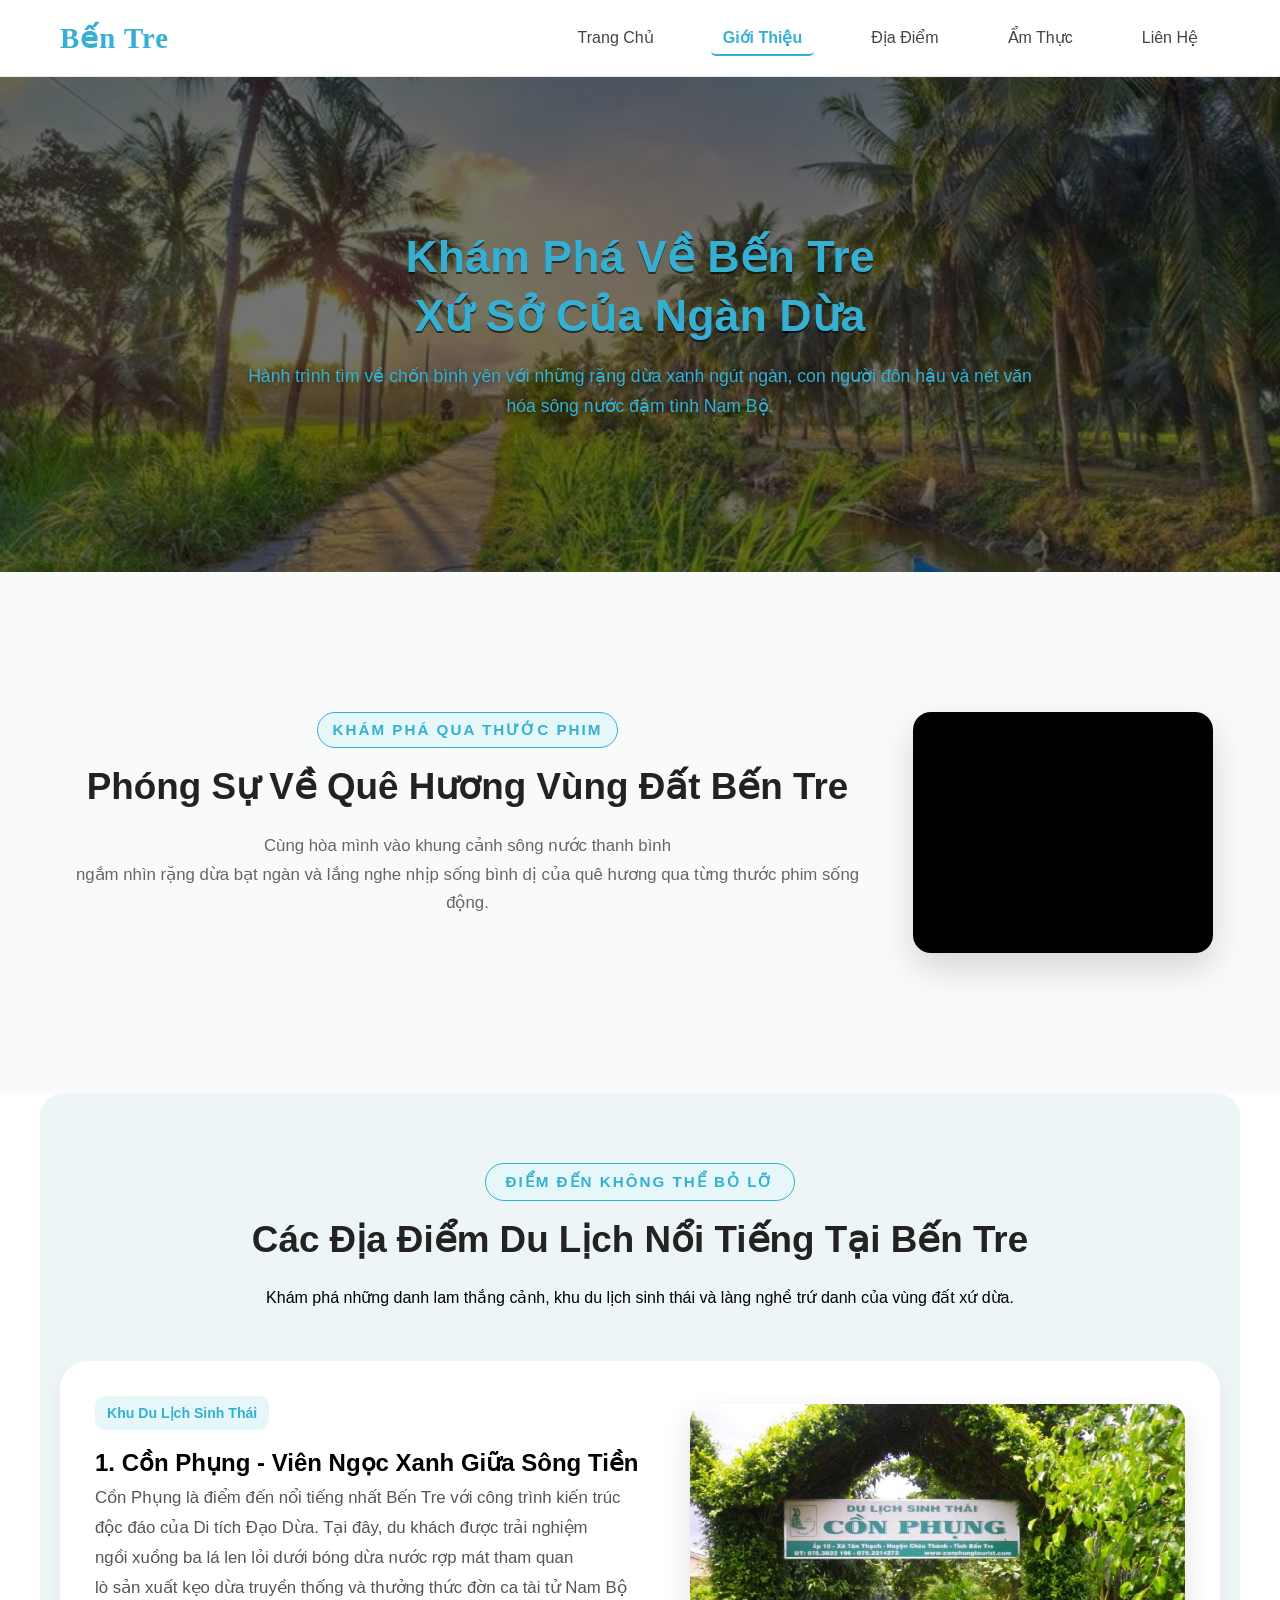
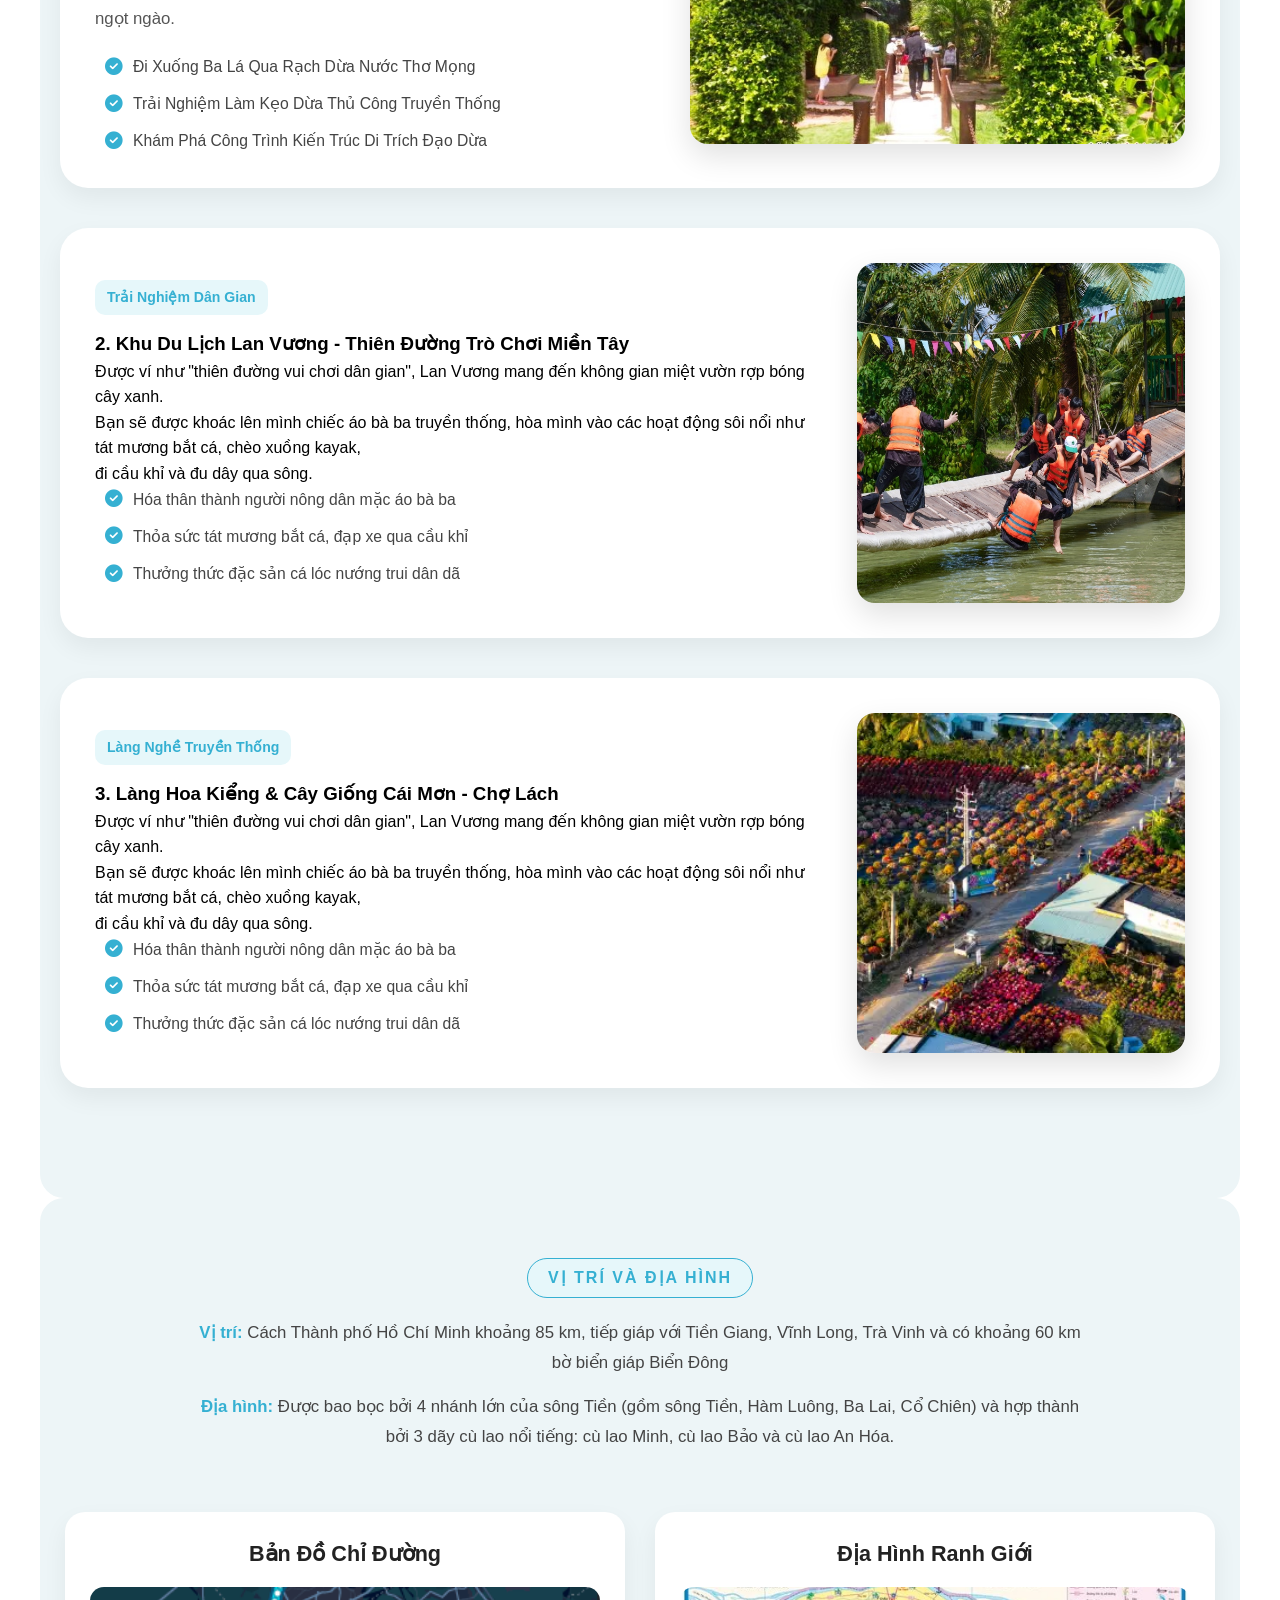
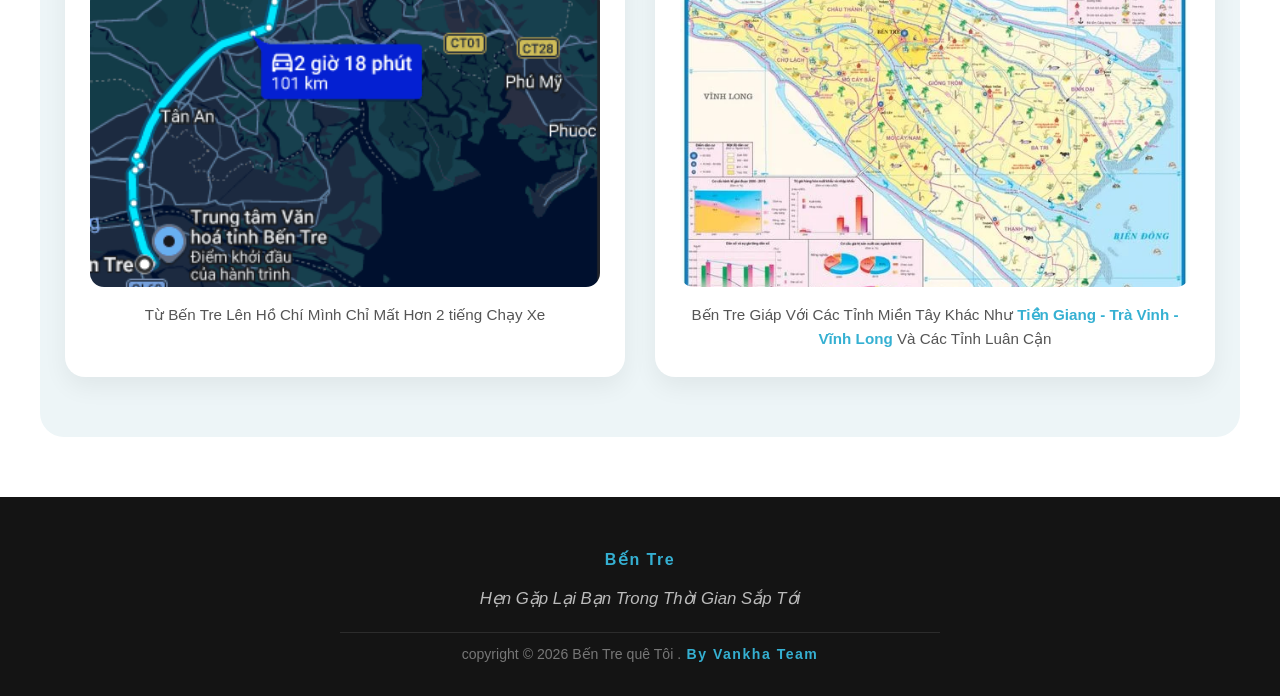
<file: gioi_thieu.html>
<!DOCTYPE html>
<html lang="en">
<head>
    <meta charset="UTF-8">
    <meta name="viewport" content="width=device-width, initial-scale=1.0">
    <title>Giới Thiệu Quê Tôi</title>
    <link rel="stylesheet" href="style.css">
    <link rel="stylesheet" href="https://cdnjs.cloudflare.com/ajax/libs/font-awesome/6.4.0/css/all.min.css">
</head>
<body>
    <header>
        <nav>
        <a href="index.html" class="logo">Bến Tre</a>
        <button class="menu-toggle">
            <i class="fas fa-bars"></i>
        </button>
        <ul class="nav-links">
            <li><a href="./index.html">Trang Chủ</a></li>
            <li><a href="./gioi_thieu.html" class="active">Giới Thiệu</a></li>
            <li><a href="./dia-diem.html">Địa Điểm</a></li>
            <li><a href="./am-thuc.html">Ẩm Thực</a></li>
            <li><a href="./lien-he.html">Liên Hệ</a></li>
        </ul>
        </nav>
    </header>

    <section class="hero2">
        <div class="hero2-item">
            <h1>Khám Phá Về Bến Tre <br> Xứ Sở Của Ngàn Dừa</h1>
            <p>Hành trình tìm về chốn bình yên với những rặng dừa xanh ngút ngàn, con người đôn hậu và nét văn hóa sông nước đậm tình Nam Bộ.</p>
        </div>
    </section>

    <main>
        <section class="video-section">
            <div class="video-header">
                <span class="sub-title">
                    Khám Phá Qua Thước Phim 
                </span>
                <h2>Phóng Sự Về Quê Hương Vùng Đất Bến Tre</h2>
                <p>Cùng hòa mình vào khung cảnh sông nước thanh bình <br> ngắm nhìn rặng dừa bạt ngàn và lắng nghe nhịp sống bình dị của quê hương qua từng thước phim sống động.</p>
            </div>

            <div class="video-container">
                <iframe width="560" height="315" src="https://www.youtube.com/embed/3YL2NxTusAM?si=wSLtnG46mV1n79pH" title="YouTube video player" frameborder="0" allow="accelerometer; autoplay; clipboard-write; encrypted-media; gyroscope; picture-in-picture; web-share" referrerpolicy="strict-origin-when-cross-origin" allowfullscreen>
                </iframe>
            </div>
        </section>
    </main>

    <section class="famous-spots-section">
        <div class="spots-header">
            <span class="sub-title">
                Điểm Đến Không Thể Bỏ Lỡ
            </span>
            <h2>Các Địa Điểm Du Lịch Nổi Tiếng Tại Bến Tre</h2>
            <p>Khám phá những danh lam thắng cảnh, khu du lịch sinh thái và làng nghề trứ danh của vùng đất xứ dừa.</p>
        </div>

        <div class="spots-list">
            <div class="spot-item">
                <div class="spot-content">
                    <span class="spot-tag">
                        Khu Du Lịch Sinh Thái
                    </span>
                    <h2>1. Cồn Phụng - Viên Ngọc Xanh Giữa Sông Tiền</h2>
                    <p>Cồn Phụng là điểm đến nổi tiếng nhất Bến Tre với công trình kiến trúc độc đáo của Di tích Đạo Dừa. Tại đây, du khách được trải nghiệm <br>ngồi xuồng ba lá len lỏi dưới bóng dừa nước rợp mát tham quan <br> lò sản xuất kẹo dừa truyền thống và thưởng thức đờn ca tài tử Nam Bộ ngọt ngào.</p>
                    <ul class="spot-features">
                        <li><i class="fas fa-check-circle"></i>Đi Xuống Ba Lá Qua Rạch Dừa Nước Thơ Mọng</li>
                        <li><i class="fas fa-check-circle"></i>Trải Nghiệm Làm Kẹo Dừa Thủ Công Truyền Thống</li>
                        <li><i class="fas fa-check-circle"></i>Khám Phá Công Trình Kiến Trúc Di Trích Đạo Dừa</li>
                    </ul>
                </div>
                <div class="spot-image">
                    <img src="./image/bentre010.jpg" alt="cồn phụng">
                </div>
            </div>
            <div class="spot-item">
                <div class="spot-centent">
                    <span class="spot-tag">
                        Trải Nghiệm Dân Gian
                    </span>
                    <h3>2. Khu Du Lịch Lan Vương - Thiên Đường Trò Chơi Miền Tây</h3>
                    <p>Được ví như "thiên đường vui chơi dân gian", Lan Vương mang đến không gian miệt vườn rợp bóng cây xanh. <br> Bạn sẽ được khoác lên mình chiếc áo bà ba truyền thống, hòa mình vào các hoạt động sôi nổi như tát mương bắt cá, chèo xuồng kayak, <br> đi cầu khỉ và đu dây qua sông.</p>
                    <ul class="spot-features">
                        <li><i class="fas fa-check-circle"></i>Hóa thân thành người nông dân mặc áo bà ba</li>
                        <li><i class="fas fa-check-circle"></i>Thỏa sức tát mương bắt cá, đạp xe qua cầu khỉ</li>
                        <li><i class="fas fa-check-circle"></i> Thưởng thức đặc sản cá lóc nướng trui dân dã</li>
                    </ul>
                </div>
                 <div class="spot-image">
                    <img src="./image/bentre07.jpg" alt="Khu du lịch Lan Vương">
                </div>
            </div>
            <div class="spot-item">
                <div class="spot-centent">
                    <span class="spot-tag">
                        Làng Nghề Truyền Thống
                    </span>
                    <h3>3. Làng Hoa Kiểng & Cây Giống Cái Mơn - Chợ Lách</h3>
                    <p> Được ví như "thiên đường vui chơi dân gian", Lan Vương mang đến không gian miệt vườn rợp bóng cây xanh. <br> Bạn sẽ được khoác lên mình chiếc áo bà ba truyền thống, hòa mình vào các hoạt động sôi nổi như tát mương bắt cá, chèo xuồng kayak, <br> đi cầu khỉ và đu dây qua sông.</p>
                    <ul class="spot-features">
                        <li><i class="fas fa-check-circle"></i>Hóa thân thành người nông dân mặc áo bà ba</li>
                        <li><i class="fas fa-check-circle"></i>Thỏa sức tát mương bắt cá, đạp xe qua cầu khỉ</li>
                        <li><i class="fas fa-check-circle"></i> Thưởng thức đặc sản cá lóc nướng trui dân dã</li>
                    </ul>
                </div>
                 <div class="spot-image">
                    <img src="./image/bentre06.webp" alt="Làng hoa Cái Mơn Chợ Lách">
                </div>
            </div>
        </div>
    </section>


    <section class="section-hero1">
        <div class="section-hero1-item">
            <h3>Vị trí và địa hình</h3>
            <p><strong>Vị trí:</strong> Cách Thành phố Hồ Chí Minh khoảng 85 km, tiếp giáp với Tiền Giang, Vĩnh Long, Trà Vinh và có khoảng 60 km bờ biển giáp Biển Đông</p>
            <p><strong>Địa hình:</strong> Được bao bọc bởi 4 nhánh lớn của sông Tiền (gồm sông Tiền, Hàm Luông, Ba Lai, Cổ Chiên) và hợp thành bởi  3 dãy cù lao nổi tiếng: cù lao Minh, cù lao Bảo và cù lao An Hóa.</p>
        </div>
        <div class="section-hero1-image">
            <h3>Bản Đồ Chỉ Đường</h3>
            <img src="./image/bando.png" alt="bando">
            <p>Từ Bến Tre Lên Hồ Chí Mình Chỉ Mất Hơn 2 tiếng Chạy Xe</p>
        </div>
        <div class="section-hero1-image">
            <h3>Địa Hình Ranh Giới</h3>
            <img src="./image/bandodancu.webp" alt="bando">
            <p>Bến Tre Giáp Với Các Tỉnh Miền Tây Khác Như <strong>Tiền Giang - Trà Vinh - Vĩnh Long </strong>Và Các Tỉnh Luân Cận</p>
        </div>
    </section>

   

    <footer>
        <section class="section-footer">
            <a href="./index.html">Bến Tre</a>
            <span> Hẹn Gặp Lại Bạn Trong Thời Gian Sắp Tới </span>
            <P class="footer-copyright">copyright &copy; 2026 Bến Tre quê Tôi .<a href="./index.html"> By Vankha Team</a></P>
        </section>
    </footer>
    <script src="script.js"></script>
</body>
</html>
</file>
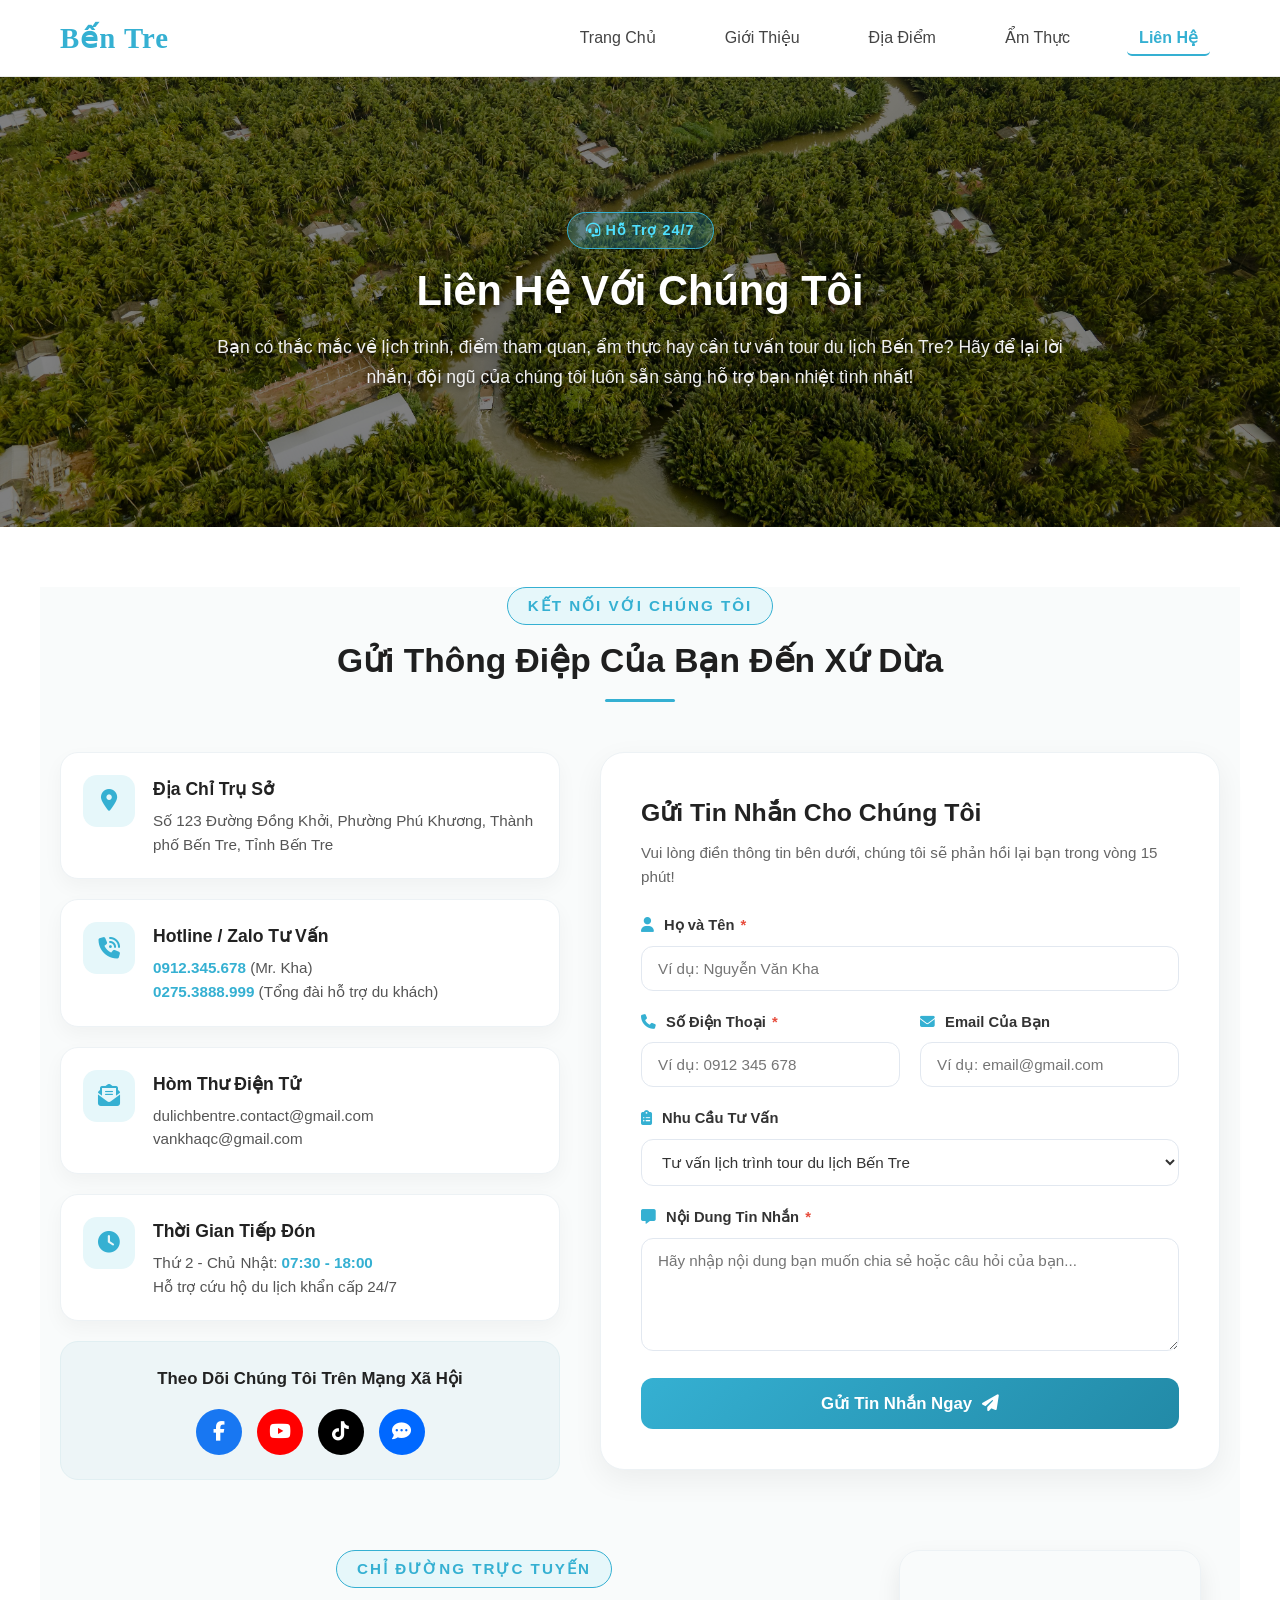
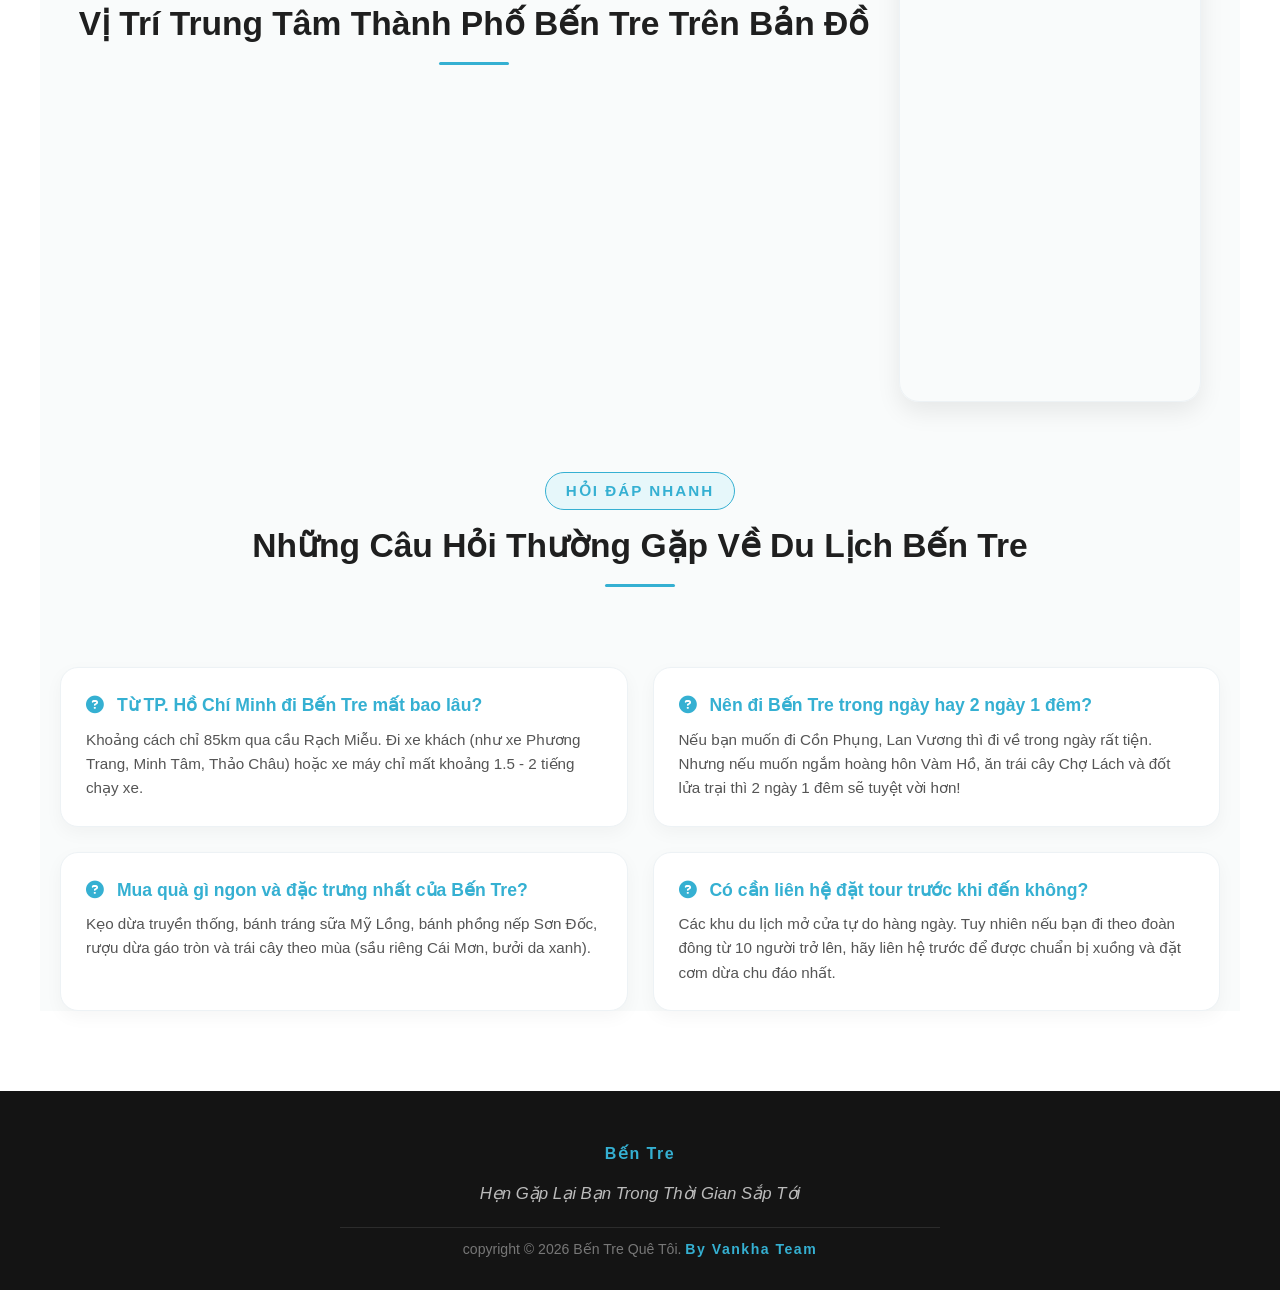
<file: lien-he.html>
<!DOCTYPE html>
<html lang="vi">
<head>
    <meta charset="UTF-8">
    <meta name="viewport" content="width=device-width, initial-scale=1.0">
    <title>Liên Hệ | Du Lịch Bến Tre Quê Tôi</title>
    <link rel="stylesheet" href="style.css">
    <link rel="stylesheet" href="https://cdnjs.cloudflare.com/ajax/libs/font-awesome/6.4.0/css/all.min.css">
</head>
<body>
    <!-- =======================================================
         HEADER & THANH ĐIỀU HƯỚNG CHÍNH
    ======================================================= -->
    <header>
        <nav>
            <a href="index.html" class="logo">Bến Tre</a>
            <button class="menu-toggle" aria-label="Mở Menu">
                <i class="fas fa-bars"></i>
            </button>
            <ul class="nav-links">
                <li><a href="./index.html">Trang Chủ</a></li>
                <li><a href="./gioi_thieu.html">Giới Thiệu</a></li>
                <li><a href="./dia-diem.html">Địa Điểm</a></li>
                <li><a href="./am-thuc.html">Ẩm Thực</a></li>
                <li><a href="./lien-he.html" class="active">Liên Hệ</a></li>
            </ul>
        </nav>
    </header>

    <!-- =======================================================
         BANNER HERO TRANG LIÊN HỆ
    ======================================================= -->
    <section class="hero-page hero-contact">
        <div class="hero-page-content">
            <span class="hero-tag"><i class="fas fa-headset"></i> Hỗ Trợ 24/7</span>
            <h1>Liên Hệ Với Chúng Tôi</h1>
            <p>Bạn có thắc mắc về lịch trình, điểm tham quan, ẩm thực hay cần tư vấn tour du lịch Bến Tre? Hãy để lại lời nhắn, đội ngũ của chúng tôi luôn sẵn sàng hỗ trợ bạn nhiệt tình nhất!</p>
        </div>
    </section>

    <!-- =======================================================
         NỘI DUNG CHÍNH: KHUNG LIÊN HỆ & FORM
    ======================================================= -->
    <main class="page-container">
        <!-- TIÊU ĐỀ KHU VỰC -->
        <div class="section-heading">
            <span class="sub-title">Kết Nối Với Chúng Tôi</span>
            <h2>Gửi Thông Điệp Của Bạn Đến Xứ Dừa</h2>
            <div class="heading-line"></div>
        </div>

        <div class="contact-wrapper">
            <!-- CỘT 1: THÔNG TIN LIÊN HỆ -->
            <div class="contact-info-col">
                <div class="contact-card">
                    <div class="contact-icon"><i class="fas fa-map-marker-alt"></i></div>
                    <div class="contact-text">
                        <h4>Địa Chỉ Trụ Sở</h4>
                        <p>Số 123 Đường Đồng Khởi, Phường Phú Khương, Thành phố Bến Tre, Tỉnh Bến Tre</p>
                    </div>
                </div>

                <div class="contact-card">
                    <div class="contact-icon"><i class="fas fa-phone-volume"></i></div>
                    <div class="contact-text">
                        <h4>Hotline / Zalo Tư Vấn</h4>
                        <p><strong>0912.345.678</strong> (Mr. Kha)</p>
                        <p><strong>0275.3888.999</strong> (Tổng đài hỗ trợ du khách)</p>
                    </div>
                </div>

                <div class="contact-card">
                    <div class="contact-icon"><i class="fas fa-envelope-open-text"></i></div>
                    <div class="contact-text">
                        <h4>Hòm Thư Điện Tử</h4>
                        <p>dulichbentre.contact@gmail.com</p>
                        <p>vankhaqc@gmail.com</p>
                    </div>
                </div>

                <div class="contact-card">
                    <div class="contact-icon"><i class="fas fa-clock"></i></div>
                    <div class="contact-text">
                        <h4>Thời Gian Tiếp Đón</h4>
                        <p>Thứ 2 - Chủ Nhật: <strong>07:30 - 18:00</strong></p>
                        <p>Hỗ trợ cứu hộ du lịch khẩn cấp 24/7</p>
                    </div>
                </div>

                <!-- MẠNG XÃ HỘI -->
                <div class="social-connect-box">
                    <h4>Theo Dõi Chúng Tôi Trên Mạng Xã Hội</h4>
                    <div class="social-buttons">
                        <a href="#" class="social-btn btn-fb" title="Facebook"><i class="fab fa-facebook-f"></i></a>
                        <a href="#" class="social-btn btn-yt" title="YouTube"><i class="fab fa-youtube"></i></a>
                        <a href="#" class="social-btn btn-tt" title="TikTok"><i class="fab fa-tiktok"></i></a>
                        <a href="#" class="social-btn btn-zl" title="Zalo"><i class="fas fa-comment-dots"></i></a>
                    </div>
                </div>
            </div>

            <!-- CỘT 2: FORM GỬI THÔNG TIN -->
            <div class="contact-form-col">
                <div class="form-container">
                    <h3>Gửi Tin Nhắn Cho Chúng Tôi</h3>
                    <p class="form-subtext">Vui lòng điền thông tin bên dưới, chúng tôi sẽ phản hồi lại bạn trong vòng 15 phút!</p>
                    
                    <form id="contactForm" class="styled-form">
                        <div class="form-group">
                            <label for="fullName"><i class="fas fa-user"></i> Họ và Tên <span class="required">*</span></label>
                            <input type="text" id="fullName" name="fullName" placeholder="Ví dụ: Nguyễn Văn Kha" required>
                        </div>

                        <div class="form-row">
                            <div class="form-group">
                                <label for="phone"><i class="fas fa-phone"></i> Số Điện Thoại <span class="required">*</span></label>
                                <input type="tel" id="phone" name="phone" placeholder="Ví dụ: 0912 345 678" required>
                            </div>
                            <div class="form-group">
                                <label for="email"><i class="fas fa-envelope"></i> Email Của Bạn</label>
                                <input type="email" id="email" name="email" placeholder="Ví dụ: email@gmail.com">
                            </div>
                        </div>

                        <div class="form-group">
                            <label for="service"><i class="fas fa-clipboard-list"></i> Nhu Cầu Tư Vấn</label>
                            <select id="service" name="service">
                                <option value="tour">Tư vấn lịch trình tour du lịch Bến Tre</option>
                                <option value="vehicle">Thuê xe du lịch, thuyền ghe rạch dừa</option>
                                <option value="food">Gợi ý địa điểm ăn uống, món ngon đặc sản</option>
                                <option value="hotel">Đặt phòng khách sạn, homestay miệt vườn</option>
                                <option value="other">Hợp tác hoặc yêu cầu khác</option>
                            </select>
                        </div>

                        <div class="form-group">
                            <label for="message"><i class="fas fa-comment-alt"></i> Nội Dung Tin Nhắn <span class="required">*</span></label>
                            <textarea id="message" name="message" rows="5" placeholder="Hãy nhập nội dung bạn muốn chia sẻ hoặc câu hỏi của bạn..." required></textarea>
                        </div>

                        <button type="submit" class="btn-submit">
                            <span>Gửi Tin Nhắn Ngay</span>
                            <i class="fas fa-paper-plane"></i>
                        </button>
                    </form>
                    <div id="formSuccessMessage" class="form-success-alert" style="display: none;">
                        <i class="fas fa-check-circle"></i> Cảm ơn bạn! Lời nhắn của bạn đã được gửi thành công. Đội ngũ Du Lịch Bến Tre sẽ liên hệ lại sớm nhất!
                    </div>
                </div>
            </div>
        </div>

        <!-- BẢN ĐỒ CHỈ ĐƯỜNG GOOGLE MAPS -->
        <section class="map-section">
            <div class="section-heading">
                <span class="sub-title">Chỉ Đường Trực Tuyến</span>
                <h2>Vị Trí Trung Tâm Thành Phố Bến Tre Trên Bản Đồ</h2>
                <div class="heading-line"></div>
            </div>
            <div class="map-wrapper">
                <iframe 
                    title="Bản đồ du lịch Bến Tre"
                    src="https://www.google.com/maps/embed?pb=!1m18!1m12!1m3!1d125555.22271891783!2d106.31557088463991!3d10.23932857467645!2m3!1f0!2f0!3f0!3m2!1i1024!2i768!4f13.1!3m3!1m2!1s0x310aa04e0622e519%3A0xc331ad8bf9d0ef14!2zVHAuIELhur?biBUcmUsIELhur?biBUcmUsIFZp4buHdCBOYW0!5e0!3m2!1svi!2s!4v1700000000000!5m2!1svi!2s" 
                    width="100%" 
                    height="450" 
                    style="border:0;" 
                    allowfullscreen="" 
                    loading="lazy" 
                    referrerpolicy="no-referrer-when-downgrade">
                </iframe>
            </div>
        </section>

        <!-- CÂU HỎI THƯỜNG GẶP (FAQ) -->
        <section class="faq-section">
            <div class="section-heading">
                <span class="sub-title">Hỏi Đáp Nhanh</span>
                <h2>Những Câu Hỏi Thường Gặp Về Du Lịch Bến Tre</h2>
                <div class="heading-line"></div>
            </div>
            <div class="faq-grid">
                <div class="faq-item">
                    <h4><i class="fas fa-question-circle"></i> Từ TP. Hồ Chí Minh đi Bến Tre mất bao lâu?</h4>
                    <p>Khoảng cách chỉ 85km qua cầu Rạch Miễu. Đi xe khách (như xe Phương Trang, Minh Tâm, Thảo Châu) hoặc xe máy chỉ mất khoảng 1.5 - 2 tiếng chạy xe.</p>
                </div>
                <div class="faq-item">
                    <h4><i class="fas fa-question-circle"></i> Nên đi Bến Tre trong ngày hay 2 ngày 1 đêm?</h4>
                    <p>Nếu bạn muốn đi Cồn Phụng, Lan Vương thì đi về trong ngày rất tiện. Nhưng nếu muốn ngắm hoàng hôn Vàm Hồ, ăn trái cây Chợ Lách và đốt lửa trại thì 2 ngày 1 đêm sẽ tuyệt vời hơn!</p>
                </div>
                <div class="faq-item">
                    <h4><i class="fas fa-question-circle"></i> Mua quà gì ngon và đặc trưng nhất của Bến Tre?</h4>
                    <p>Kẹo dừa truyền thống, bánh tráng sữa Mỹ Lồng, bánh phồng nếp Sơn Đốc, rượu dừa gáo tròn và trái cây theo mùa (sầu riêng Cái Mơn, bưởi da xanh).</p>
                </div>
                <div class="faq-item">
                    <h4><i class="fas fa-question-circle"></i> Có cần liên hệ đặt tour trước khi đến không?</h4>
                    <p>Các khu du lịch mở cửa tự do hàng ngày. Tuy nhiên nếu bạn đi theo đoàn đông từ 10 người trở lên, hãy liên hệ trước để được chuẩn bị xuồng và đặt cơm dừa chu đáo nhất.</p>
                </div>
            </div>
        </section>
    </main>

    <!-- =======================================================
         FOOTER CHÂN TRANG
    ======================================================= -->
    <footer>
        <section class="section-footer">
            <a href="./index.html">Bến Tre</a>
            <span> Hẹn Gặp Lại Bạn Trong Thời Gian Sắp Tới </span>
            <p class="footer-copyright">copyright &copy; 2026 Bến Tre Quê Tôi. <a href="./index.html">By Vankha Team</a></p>
        </section>
    </footer>

    <script src="script.js"></script>
</body>
</html>
</file>
<file: style.css>
* {
    /* [Làm gì]: Xóa bỏ toàn bộ lề ngoài về 0 | [Tác dụng khi dùng]: Bỏ khoảng cách mép thừa mặc định của trình duyệt */
    margin: 0;
    /* [Làm gì]: Xóa bỏ toàn bộ khoảng đệm trong về 0 | [Tác dụng khi dùng]: Đưa khoảng cách lót bên trong về 0 để tự chủ động style */
    padding: 0;
    /* [Làm gì]: Thiết lập mô hình tính toán kích thước hộp | [Tác dụng khi dùng]: border-box giữ nguyên kích thước khung khi thêm padding hay border */
    box-sizing: border-box;
    /* [Làm gì]: Cài đặt phông chữ hiển thị cho văn bản | [Tác dụng khi dùng]: Định hình font chữ đẹp mắt, hiện đại và đồng bộ toàn website */
    font-family: 'Poppins', sans-serif;
}

body {
   /* [Làm gì]: Chiều cao của dòng chữ (khoảng cách giữa các dòng) | [Tác dụng khi dùng]: Giúp các dòng chữ thoáng mắt, dễ đọc, không bị dí sát vào nhau */
   line-height: 1.6;
   /* [Làm gì]: Căn lề tự động | [Tác dụng khi dùng]: Tự động chia đều khoảng cách lề xung quanh phần tử */
   margin: auto;
}

ul {
    /* [Làm gì]: Kích hoạt bố cục linh hoạt Flexbox | [Tác dụng khi dùng]: Dàn các phần tử con nằm ngang hoặc dọc một cách linh hoạt, dễ căn chỉnh */
    display: flex;
    /* [Làm gì]: Xóa bỏ toàn bộ lề ngoài về 0 | [Tác dụng khi dùng]: Bỏ khoảng cách mép thừa mặc định của trình duyệt */
    margin: 0;
    /* [Làm gì]: Xóa bỏ toàn bộ khoảng đệm trong về 0 | [Tác dụng khi dùng]: Đưa khoảng cách lót bên trong về 0 để tự chủ động style */
    padding: 0;
}

li {
    /* [Làm gì]: Thiết lập khoảng cách lề bên ngoài (0 10px) | [Tác dụng khi dùng]: Đẩy phần tử cách xa các phần tử lân cận xung quanh */
    margin: 0 10px;
    /* [Làm gì]: Định dạng kiểu dấu đầu dòng danh sách | [Tác dụng khi dùng]: none để xóa bỏ dấu chấm tròn đen mặc định của thẻ ul/li */
    list-style: none;
}

a {
    /* [Làm gì]: Đường gạch trang trí chữ | [Tác dụng khi dùng]: none để xóa đường gạch chân mặc định của thẻ liên kết a, nhìn gọn gàng */
    text-decoration: none;
}

header {
    /* [Làm gì]: Thiết lập màu sắc hoặc lớp nền (#fff) | [Tác dụng khi dùng]: Tô màu phân biệt các khối hoặc làm nền tương phản cho chữ */
    background-color: #fff;
    /* [Làm gì]: Định vị bám dính khi cuộn trang | [Tác dụng khi dùng]: Giữ thanh header/menu luôn dính trên đỉnh màn hình khi người dùng cuộn xem bài viết */
    position: sticky;
    /* [Làm gì]: Cách mép trên đỉnh 0 pixel | [Tác dụng khi dùng]: Giữ thanh menu dính chặt sát mép đỉnh trên cùng của màn hình */
    top: 0;
    /* [Làm gì]: Thứ tự xếp lớp cao nhất (9999) | [Tác dụng khi dùng]: Đảm bảo Header và Menu đổ xuống luôn nằm ĐÈ LÊN MỌI THÀNH PHẦN (kể cả ảnh banner) */
    z-index: 9999;
    /* [Làm gì]: Tạo đường viền kẻ ở mép đáy dưới cùng | [Tác dụng khi dùng]: Phân tách thanh header hoặc tiêu đề với phần nội dung bên dưới */
    border-bottom: 1px solid #eaeaea;
    /* [Làm gì]: Cài đặt thời gian chuyển đổi hiệu ứng mượt mà (var(--transition)) | [Tác dụng khi dùng]: Giúp đổi màu, phóng to, trượt êm ái không bị giật cục */
    transition: var(--transition);
}

nav {
    /* [Làm gì]: Giới hạn bề ngang tối đa (1200px) | [Tác dụng khi dùng]: Giữ nội dung không bị bè quá rộng trên màn hình máy tính lớn */
    max-width: 1200px;
    /* [Làm gì]: Căn lề trên-dưới 0, trái-phải tự động (auto) | [Tác dụng khi dùng]: Căn khối khung nội dung ra chính giữa màn hình */
    margin: 0 auto;
    /* [Làm gì]: Kích hoạt bố cục linh hoạt Flexbox | [Tác dụng khi dùng]: Dàn các phần tử con nằm ngang hoặc dọc một cách linh hoạt, dễ căn chỉnh */
    display: flex;
    /* [Làm gì]: Chia đều khoảng trống, đẩy phần tử về 2 đầu mép | [Tác dụng khi dùng]: Đẩy Logo sang sát bên trái và Menu sang sát bên phải */
    justify-content: space-between;
    /* [Làm gì]: Căn chỉnh tất cả phần tử con thẳng hàng vào giữa tâm theo trục dọc | [Tác dụng khi dùng]: Giúp logo và menu đều nhau không bị lệch cao thấp */
    align-items: center;
    /* [Làm gì]: Tạo khoảng đệm lót bên trong (15px 20px) | [Tác dụng khi dùng]: Giúp chữ thông thoáng và mở rộng diện tích bấm cho nút */
    padding: 15px 20px;
    /* [Làm gì]: Định vị tương đối | [Tác dụng khi dùng]: Làm mốc tọa độ gốc (0,0) cho các thẻ con bên trong dùng position: absolute căn theo */
    position: relative;
}

.logo {
    /* [Làm gì]: Cài đặt phông chữ hiển thị cho văn bản | [Tác dụng khi dùng]: Định hình font chữ đẹp mắt, hiện đại và đồng bộ toàn website */
    font-family: "Playfair Display", serif;
    /* [Làm gì]: Cài đặt kích thước cỡ chữ (1.8rem) | [Tác dụng khi dùng]: Phân cấp tiêu đề to rõ và nội dung bài viết vừa tầm mắt người đọc */
    font-size: 1.8rem;
    /* [Làm gì]: Độ đậm nét của chữ (700) | [Tác dụng khi dùng]: In đậm (600-800) tạo điểm nhấn mạnh mẽ, nét vừa (400-500) cho chữ thường dễ đọc */
    font-weight: 700;
    /* [Làm gì]: Đặt màu sắc cho văn bản chữ (#35b0d2) | [Tác dụng khi dùng]: Thiết lập màu sắc thương hiệu hoặc giúp chữ dễ nhìn, không chói mắt */
    color: #35b0d2;
    /* [Làm gì]: Đường gạch trang trí chữ | [Tác dụng khi dùng]: none để xóa đường gạch chân mặc định của thẻ liên kết a, nhìn gọn gàng */
    text-decoration: none;
    /* [Làm gì]: Khoảng cách giãn giữa các con chữ (1px) | [Tác dụng khi dùng]: Giúp chữ in hoa hoặc logo nhìn thoáng, thanh lịch và cao cấp hơn */
    letter-spacing: 1px;
}

.nav-links {
    /* [Làm gì]: Kích hoạt bố cục linh hoạt Flexbox | [Tác dụng khi dùng]: Dàn các phần tử con nằm ngang hoặc dọc một cách linh hoạt, dễ căn chỉnh */
    display: flex;
    /* [Làm gì]: Định dạng kiểu dấu đầu dòng danh sách | [Tác dụng khi dùng]: none để xóa bỏ dấu chấm tròn đen mặc định của thẻ ul/li */
    list-style: none;
    /* [Làm gì]: Khoảng cách tự động giữa các phần tử con trong Flexbox (25px) | [Tác dụng khi dùng]: Cách đều các mục mà không cần đặt margin lẻ tẻ */
    gap: 25px;
    /* [Làm gì]: Căn chỉnh tất cả phần tử con thẳng hàng vào giữa tâm theo trục dọc | [Tác dụng khi dùng]: Giúp logo và menu đều nhau không bị lệch cao thấp */
    align-items: center;
    /* [Làm gì]: Xóa bỏ toàn bộ khoảng đệm trong về 0 | [Tác dụng khi dùng]: Đưa khoảng cách lót bên trong về 0 để tự chủ động style */
    padding: 0;
    /* [Làm gì]: Xóa bỏ toàn bộ lề ngoài về 0 | [Tác dụng khi dùng]: Bỏ khoảng cách mép thừa mặc định của trình duyệt */
    margin: 0;
}

.nav-links a {
    /* [Làm gì]: Đường gạch trang trí chữ | [Tác dụng khi dùng]: none để xóa đường gạch chân mặc định của thẻ liên kết a, nhìn gọn gàng */
    text-decoration: none;
    /* [Làm gì]: Đặt màu sắc cho văn bản chữ (#444) | [Tác dụng khi dùng]: Thiết lập màu sắc thương hiệu hoặc giúp chữ dễ nhìn, không chói mắt */
    color: #444;
    /* [Làm gì]: Độ đậm nét của chữ (500) | [Tác dụng khi dùng]: In đậm (600-800) tạo điểm nhấn mạnh mẽ, nét vừa (400-500) cho chữ thường dễ đọc */
    font-weight: 500;
    /* [Làm gì]: Tạo khoảng đệm lót bên trong (8px 12px) | [Tác dụng khi dùng]: Giúp chữ thông thoáng và mở rộng diện tích bấm cho nút */
    padding: 8px 12px;
    /* [Làm gì]: Bo tròn các góc của phần tử (5px) | [Tác dụng khi dùng]: Tạo góc bo mềm mại, hiện đại cho nút bấm, thẻ bài viết, hình ảnh */
    border-radius: 5px;
    /* [Làm gì]: Cài đặt thời gian chuyển đổi hiệu ứng mượt mà (all 0.5s ease) | [Tác dụng khi dùng]: Giúp đổi màu, phóng to, trượt êm ái không bị giật cục */
    transition: all 0.5s ease;
}

.nav-links a:hover {
    /* [Làm gì]: Đặt màu sắc cho văn bản chữ (#35b0d2) | [Tác dụng khi dùng]: Thiết lập màu sắc thương hiệu hoặc giúp chữ dễ nhìn, không chói mắt */
    color: #35B0D2;
    /* [Làm gì]: Thiết lập màu sắc hoặc lớp nền (#e8f5e9) | [Tác dụng khi dùng]: Tô màu phân biệt các khối hoặc làm nền tương phản cho chữ */
    background-color: #e8f5e9;
}


.menu-toggle {
    /* [Làm gì]: Ẩn hoàn toàn phần tử khỏi màn hình | [Tác dụng khi dùng]: Dùng để giấu menu hoặc nút bấm khi chưa đến lúc hiển thị */
    display: none;
    /* [Làm gì]: Thiết lập màu sắc hoặc lớp nền (none) | [Tác dụng khi dùng]: Tô màu phân biệt các khối hoặc làm nền tương phản cho chữ */
    background: none;
    /* [Làm gì]: Xóa bỏ đường viền mặc định | [Tác dụng khi dùng]: Xóa viền xám xấu xí của thẻ <button> hoặc <iframe> */
    border: none;
    /* [Làm gì]: Cài đặt kích thước cỡ chữ (1.5rem) | [Tác dụng khi dùng]: Phân cấp tiêu đề to rõ và nội dung bài viết vừa tầm mắt người đọc */
    font-size: 1.5rem;
    /* [Làm gì]: Đặt màu sắc cho văn bản chữ (#333) | [Tác dụng khi dùng]: Thiết lập màu sắc thương hiệu hoặc giúp chữ dễ nhìn, không chói mắt */
    color: #333;
    /* [Làm gì]: Đổi kiểu con trỏ chuột khi rê vào | [Tác dụng khi dùng]: pointer hiện hình bàn tay để báo hiệu đây là nút có thể click được */
    cursor: pointer;
}

@media (max-width: 768px) {
    .menu-toggle {
        /* [Làm gì]: Hiển thị phần tử dưới dạng khối độc lập chiếm trọn 1 dòng | [Tác dụng khi dùng]: Tự xuống dòng và ăn khớp các thuộc tính width/height/padding */
        display: block;
    }

    .nav-links {
        /* [Làm gì]: Kích hoạt bố cục linh hoạt Flexbox | [Tác dụng khi dùng]: Dàn các phần tử con nằm ngang hoặc dọc một cách linh hoạt, dễ căn chỉnh */
        display: flex;
        /* [Làm gì]: Xếp các phần tử con theo một cột dọc từ trên xuống | [Tác dụng khi dùng]: BẮT BUỘC dùng khi làm giao diện trên điện thoại di động */
        flex-direction: column;
        /* [Làm gì]: Định vị tuyệt đối tách khỏi luồng tài liệu | [Tác dụng khi dùng]: Đặt phần tử ở vị trí chính xác bất kỳ theo thẻ cha mà không đẩy xô lệch layout */
        position: absolute;
        /* [Làm gì]: Đặt vị trí đỉnh bằng 100% chiều cao thẻ cha | [Tác dụng khi dùng]: Thả menu con nằm ngay sát mép dưới của thanh navbar */
        top: 100%;
        /* [Làm gì]: Căn sát mép trái 0 pixel | [Tác dụng khi dùng]: Cho menu hoặc khung trải dài từ mép trái màn hình */
        left: 0;
        /* [Làm gì]: Chiếm trọn 100% độ rộng của thẻ cha | [Tác dụng khi dùng]: Để phần tử tràn đầy khung hoặc ép rớt xuống 1 hàng riêng */
        width: 100%;
        /* [Làm gì]: Nền màu trắng tinh (#ffffff) */
        background-color: #ffffff;
        /* [Làm gì]: Khoảng cách tự động giữa các mục menu (8px) | [Tác dụng khi dùng]: Cách đều các mục menu */
        gap: 8px;
        /* [Làm gì]: Tạo khoảng đệm lót bên trong (20px) | [Tác dụng khi dùng]: Giúp chữ thông thoáng và mở rộng diện tích bấm cho nút */
        padding: 20px;
        /* [Làm gì]: Đổ bóng 3D phía dưới menu */
        box-shadow: 0 12px 25px rgba(0, 0, 0, 0.15);
        /* [Làm gì]: Đường viền đáy xanh ngọc 2px */
        border-bottom: 2px solid #35B0D2;
        /* [Làm gì]: Thứ tự xếp lớp theo chiều sâu trục Z (9999) | [Tác dụng khi dùng]: Đảm bảo menu luôn đè lên trên ảnh banner */
        z-index: 9999;
        /* [Làm gì]: Ban đầu ẩn menu (độ mờ 0) */
        opacity: 0;
        /* [Làm gì]: Ẩn khỏi màn hình */
        visibility: hidden;
        /* [Làm gì]: Kéo nhẹ menu lùi lên 15px | [Tác dụng khi dùng]: Tạo hiệu ứng trượt mở mượt mà */
        transform: translateY(-15px);
        /* [Làm gì]: Cài đặt thời gian chuyển đổi hiệu ứng mượt mà (0.3s) | [Tác dụng khi dùng]: Giúp trượt êm ái */
        transition: all 0.3s ease-in-out;
        /* [Làm gì]: Vô hiệu hóa chuột khi menu đang đóng | [Tác dụng khi dùng]: Không bấm nhầm vào link khi chưa mở menu */
        pointer-events: none;
    }

    .nav-links.active {
       /* [Làm gì]: Hiện rõ 100% | [Tác dụng khi dùng]: Menu hiện rõ ràng khi người dùng bấm nút 3 gạch */
       opacity: 1;
       /* [Làm gì]: Hiển thị bình thường | [Tác dụng khi dùng]: Người dùng có thể nhìn thấy menu */
       visibility: visible;
       /* [Làm gì]: Trượt xuống vị trí chuẩn 0 | [Tác dụng khi dùng]: Tạo cảm giác menu trượt xuống từ thanh header */
       transform: translateY(0);
       /* [Làm gì]: Cho phép bấm chọn link */
       pointer-events: auto;
    }

    .nav-links li {
        /* [Làm gì]: Chiếm trọn 100% độ rộng của thẻ cha | [Tác dụng khi dùng]: Để phần tử tràn đầy khung hoặc ép rớt xuống 1 hàng riêng */
        width: 100%;
        /* [Làm gì]: Xóa bỏ toàn bộ lề ngoài về 0 | [Tác dụng khi dùng]: Bỏ khoảng cách mép thừa mặc định của trình duyệt */
        margin: 0;
    }

    .nav-links a {
        /* [Làm gì]: Hiển thị phần tử dưới dạng khối độc lập chiếm trọn 1 dòng | [Tác dụng khi dùng]: Tự xuống dòng và ăn khớp các thuộc tính width/height/padding */
        display: block;
        /* [Làm gì]: Tạo khoảng đệm lót bên trong (12px 18px) | [Tác dụng khi dùng]: Giúp chữ thông thoáng và mở rộng diện tích bấm cho nút */
        padding: 12px 18px;
        /* [Làm gì]: Bo tròn các góc của phần tử (8px) | [Tác dụng khi dùng]: Tạo góc bo mềm mại, hiện đại cho nút bấm, thẻ bài viết, hình ảnh */
        border-radius: 8px;
        /* [Làm gì]: Độ đậm nét của chữ (500) | [Tác dụng khi dùng]: In đậm (600-800) tạo điểm nhấn mạnh mẽ, nét vừa (400-500) cho chữ thường dễ đọc */
        font-weight: 500;
        /* [Làm gì]: Cài đặt thời gian chuyển đổi hiệu ứng mượt mà (all 0.25s ease) | [Tác dụng khi dùng]: Giúp đổi màu, phóng to, trượt êm ái không bị giật cục */
        transition: all 0.25s ease;
    }

    .nav-links a:hover {
        /* [Làm gì]: Thiết lập màu sắc hoặc lớp nền (#f0f9fb) | [Tác dụng khi dùng]: Tô màu phân biệt các khối hoặc làm nền tương phản cho chữ */
        background-color: #f0f9fb;
        /* [Làm gì]: Đặt màu sắc cho văn bản chữ (#35b0d2) | [Tác dụng khi dùng]: Thiết lập màu sắc thương hiệu hoặc giúp chữ dễ nhìn, không chói mắt */
        color: #35B0D2;
        /* [Làm gì]: Khoảng đệm lót ở mép left bên trong (24px) | [Tác dụng khi dùng]: Tạo khoảng cách thoáng cho nội dung */
        padding-left: 24px;
    }
}

.hero {
    /* [Làm gì]: Đặt chiều cao tối thiểu (80vh) | [Tác dụng khi dùng]: Đảm bảo khung banner luôn đủ cao để tạo ấn tượng cho trang */
    min-height: 80vh;
    /* [Làm gì]: Thiết lập màu sắc hoặc lớp nền (linear-gradient(rgba(0, 0, 0, 0.55),) | [Tác dụng khi dùng]: Tô màu phân biệt các khối hoặc làm nền tương phản cho chữ */
    background: linear-gradient(rgba(0, 0, 0, 0.55),
    rgba(0, 0, 0, 0.55)),
    url ("./image/bentre04.jpg") no-repeat center center / cover;
    /* [Làm gì]: Kích hoạt bố cục linh hoạt Flexbox | [Tác dụng khi dùng]: Dàn các phần tử con nằm ngang hoặc dọc một cách linh hoạt, dễ căn chỉnh */
    display: flex;
    /* [Làm gì]: Căn các phần tử con vào chính giữa theo trục ngang | [Tác dụng khi dùng]: Giúp nội dung hoặc các thẻ nằm cân đối ở giữa */
    justify-content: center;
    /* [Làm gì]: Căn chỉnh tất cả phần tử con thẳng hàng vào giữa tâm theo trục dọc | [Tác dụng khi dùng]: Giúp logo và menu đều nhau không bị lệch cao thấp */
    align-items: center;
    /* [Làm gì]: Căn lề cho dòng chữ (center) | [Tác dụng khi dùng]: center để căn giữa toàn bộ chữ hoặc nút bấm ra tâm trang web */
    text-align: center;
    /* [Làm gì]: Đặt màu sắc cho văn bản chữ (#fff) | [Tác dụng khi dùng]: Thiết lập màu sắc thương hiệu hoặc giúp chữ dễ nhìn, không chói mắt */
    color: #fff;
    /* padding: 60px 20px; */
    /* [Làm gì]: Chèn hình ảnh làm hình nền | [Tác dụng khi dùng]: Tạo banner, background hình ảnh đẹp mắt cho giao diện */
    background-image: url("./image/bentre04.jpg");
    /* [Làm gì]: Quy định ảnh nền có lặp lại hay không | [Tác dụng khi dùng]: no-repeat giúp ảnh chỉ hiện đúng 1 lần duy nhất, không bị nhân bản dạng lưới */
    background-repeat: no-repeat;
    /* [Làm gì]: Điều chỉnh kích thước ảnh nền | [Tác dụng khi dùng]: cover giúp ảnh tự động co giãn phủ kín toàn bộ khung chứa bất kể màn hình to hay nhỏ */
    background-size: cover;
    /* [Làm gì]: Xác định vị trí trọng tâm của ảnh nền | [Tác dụng khi dùng]: Giữ phần đẹp nhất của bức ảnh luôn nằm ở chính giữa khung hình */
    background-position: center center;
}

.hero-item {
    /* [Làm gì]: Giới hạn bề ngang tối đa (850px) | [Tác dụng khi dùng]: Giữ nội dung không bị bè quá rộng trên màn hình máy tính lớn */
    max-width: 850px;
    /* [Làm gì]: Chiếm trọn 100% độ rộng của thẻ cha | [Tác dụng khi dùng]: Để phần tử tràn đầy khung hoặc ép rớt xuống 1 hàng riêng */
    width: 100%;
}

.hero-text {
    /* [Làm gì]: Kích hoạt bố cục linh hoạt Flexbox | [Tác dụng khi dùng]: Dàn các phần tử con nằm ngang hoặc dọc một cách linh hoạt, dễ căn chỉnh */
    display: flex;
    /* [Làm gì]: Xếp các phần tử con theo một cột dọc từ trên xuống | [Tác dụng khi dùng]: BẮT BUỘC dùng khi làm giao diện trên điện thoại di động */
    flex-direction: column;
    /* [Làm gì]: Căn chỉnh tất cả phần tử con thẳng hàng vào giữa tâm theo trục dọc | [Tác dụng khi dùng]: Giúp logo và menu đều nhau không bị lệch cao thấp */
    align-items: center;
    /* [Làm gì]: Khoảng cách tự động giữa các phần tử con trong Flexbox (18px) | [Tác dụng khi dùng]: Cách đều các mục mà không cần đặt margin lẻ tẻ */
    gap: 18px;
}


.hero-text > span:first-child {
    /* [Làm gì]: Cài đặt kích thước cỡ chữ (1.1rem) | [Tác dụng khi dùng]: Phân cấp tiêu đề to rõ và nội dung bài viết vừa tầm mắt người đọc */
    font-size: 1.1rem;
    /* [Làm gì]: Chuyển đổi định dạng chữ hoa/chữ thường | [Tác dụng khi dùng]: uppercase biến toàn bộ chữ thành IN HOA sang trọng */
    text-transform: uppercase;
    /* [Làm gì]: Độ đậm nét của chữ (600) | [Tác dụng khi dùng]: In đậm (600-800) tạo điểm nhấn mạnh mẽ, nét vừa (400-500) cho chữ thường dễ đọc */
    font-weight: 600;
    /* [Làm gì]: Đặt màu sắc cho văn bản chữ (#35b0d2) | [Tác dụng khi dùng]: Thiết lập màu sắc thương hiệu hoặc giúp chữ dễ nhìn, không chói mắt */
    color: #35B0D2;
    /* [Làm gì]: Khoảng cách giãn giữa các con chữ (3px) | [Tác dụng khi dùng]: Giúp chữ in hoa hoặc logo nhìn thoáng, thanh lịch và cao cấp hơn */
    letter-spacing: 3px;
    /* [Làm gì]: Tạo đường viền bao quanh phần tử (1px solid #35b0d2) | [Tác dụng khi dùng]: Trang trí đường viền nổi bật cho nút bấm hoặc khung */
    border: 1px solid #35B0D2;
    /* [Làm gì]: Bo tròn các góc của phần tử (20px) | [Tác dụng khi dùng]: Tạo góc bo mềm mại, hiện đại cho nút bấm, thẻ bài viết, hình ảnh */
    border-radius: 20px;
    /* [Làm gì]: Tạo khoảng đệm lót bên trong (3px 15px) | [Tác dụng khi dùng]: Giúp chữ thông thoáng và mở rộng diện tích bấm cho nút */
    padding: 3px 15px;
}

.hero-text h1 {
    /* [Làm gì]: Cài đặt kích thước cỡ chữ (3.5rem) | [Tác dụng khi dùng]: Phân cấp tiêu đề to rõ và nội dung bài viết vừa tầm mắt người đọc */
    font-size: 3.5rem;
    /* [Làm gì]: Độ đậm nét của chữ (800) | [Tác dụng khi dùng]: In đậm (600-800) tạo điểm nhấn mạnh mẽ, nét vừa (400-500) cho chữ thường dễ đọc */
    font-weight: 800;
    /* [Làm gì]: Chiều cao của dòng chữ (khoảng cách giữa các dòng) | [Tác dụng khi dùng]: Giúp các dòng chữ thoáng mắt, dễ đọc, không bị dí sát vào nhau */
    line-height: 1.25;
    /* [Làm gì]: Tạo bóng đổ mờ phía sau con chữ (0 1px  rgba(0, 0, 0, 0.5)) | [Tác dụng khi dùng]: Giúp chữ trắng hoặc xanh nổi rõ nét trên nền ảnh mà không bị chìm */
    text-shadow: 0 1px  rgba(0, 0, 0, 0.5);
    /* [Làm gì]: Đặt màu sắc cho văn bản chữ (#35b0d2) | [Tác dụng khi dùng]: Thiết lập màu sắc thương hiệu hoặc giúp chữ dễ nhìn, không chói mắt */
    color: #35B0D2;
}


.hero-text .hero-title {
    /* [Làm gì]: Hiển thị phần tử dưới dạng khối độc lập chiếm trọn 1 dòng | [Tác dụng khi dùng]: Tự xuống dòng và ăn khớp các thuộc tính width/height/padding */
    display: block;
    /* [Làm gì]: Cài đặt kích thước cỡ chữ (1.05rem) | [Tác dụng khi dùng]: Phân cấp tiêu đề to rõ và nội dung bài viết vừa tầm mắt người đọc */
    font-size: 1.05rem;
    /* [Làm gì]: Đặt màu sắc cho văn bản chữ (#35b0d2) | [Tác dụng khi dùng]: Thiết lập màu sắc thương hiệu hoặc giúp chữ dễ nhìn, không chói mắt */
    color: #35B0D2;
    /* [Làm gì]: Chiều cao của dòng chữ (khoảng cách giữa các dòng) | [Tác dụng khi dùng]: Giúp các dòng chữ thoáng mắt, dễ đọc, không bị dí sát vào nhau */
    line-height: 1.8;
    /* [Làm gì]: Giới hạn bề ngang tối đa (750px) | [Tác dụng khi dùng]: Giữ nội dung không bị bè quá rộng trên màn hình máy tính lớn */
    max-width: 750px;
    /* [Làm gì]: Tạo bóng đổ mờ phía sau con chữ (0 1px rgba( 0, 0, 0, 0.5)) | [Tác dụng khi dùng]: Giúp chữ trắng hoặc xanh nổi rõ nét trên nền ảnh mà không bị chìm */
    text-shadow: 0 1px rgba( 0, 0, 0, 0.5);
}

@media (max-width: 768px) {
    .hero {
        /* [Làm gì]: Đặt chiều cao tối thiểu (70vh) | [Tác dụng khi dùng]: Đảm bảo khung banner luôn đủ cao để tạo ấn tượng cho trang */
        min-height: 70vh;
        /* [Làm gì]: Tạo khoảng đệm lót bên trong (40px 15px) | [Tác dụng khi dùng]: Giúp chữ thông thoáng và mở rộng diện tích bấm cho nút */
        padding: 40px 15px;
    }

    .hero-text h1 {
        /* [Làm gì]: Cài đặt kích thước cỡ chữ (2rem) | [Tác dụng khi dùng]: Phân cấp tiêu đề to rõ và nội dung bài viết vừa tầm mắt người đọc */
        font-size: 2rem;
    }

    .hero-text .hero-title {
        /* [Làm gì]: Cài đặt kích thước cỡ chữ (0.95rem) | [Tác dụng khi dùng]: Phân cấp tiêu đề to rõ và nội dung bài viết vừa tầm mắt người đọc */
        font-size: 0.95rem;
        /* [Làm gì]: Chiều cao của dòng chữ (khoảng cách giữa các dòng) | [Tác dụng khi dùng]: Giúp các dòng chữ thoáng mắt, dễ đọc, không bị dí sát vào nhau */
        line-height: 1.6;
    }
}

main { 
    /* [Làm gì]: Thiết lập màu sắc hoặc lớp nền (#f9fbfb) | [Tác dụng khi dùng]: Tô màu phân biệt các khối hoặc làm nền tương phản cho chữ */
    background-color: #f9fbfb;
    /* [Làm gì]: Tạo khoảng đệm lót bên trong (70px 20px) | [Tác dụng khi dùng]: Giúp chữ thông thoáng và mở rộng diện tích bấm cho nút */
    padding: 70px 20px;
}

main section {
    /* [Làm gì]: Giới hạn bề ngang tối đa (1200px) | [Tác dụng khi dùng]: Giữ nội dung không bị bè quá rộng trên màn hình máy tính lớn */
    max-width: 1200px;
    /* [Làm gì]: Căn lề trên-dưới 0, trái-phải tự động (auto) | [Tác dụng khi dùng]: Căn khối khung nội dung ra chính giữa màn hình */
    margin: 0 auto;
    /* [Làm gì]: Kích hoạt bố cục linh hoạt Flexbox | [Tác dụng khi dùng]: Dàn các phần tử con nằm ngang hoặc dọc một cách linh hoạt, dễ căn chỉnh */
    display: flex;
    /* [Làm gì]: Cho phép các phần tử tự động xuống dòng khi thiếu chỗ | [Tác dụng khi dùng]: Giúp các thẻ tự động rớt dòng linh hoạt khi co nhỏ màn hình */
    flex-wrap: wrap;
    /* [Làm gì]: Căn các phần tử con vào chính giữa theo trục ngang | [Tác dụng khi dùng]: Giúp nội dung hoặc các thẻ nằm cân đối ở giữa */
    justify-content: center;
    /* [Làm gì]: Khoảng cách tự động giữa các phần tử con trong Flexbox (30px) | [Tác dụng khi dùng]: Cách đều các mục mà không cần đặt margin lẻ tẻ */
    gap: 30px;
}


.section-content {
    /* [Làm gì]: Chiếm trọn 100% độ rộng của thẻ cha | [Tác dụng khi dùng]: Để phần tử tràn đầy khung hoặc ép rớt xuống 1 hàng riêng */
    width: 100%;
    /* [Làm gì]: Căn lề cho dòng chữ (center) | [Tác dụng khi dùng]: center để căn giữa toàn bộ chữ hoặc nút bấm ra tâm trang web */
    text-align: center;
    /* [Làm gì]: Khoảng cách lề ở mép bottom bên ngoài (20px) | [Tác dụng khi dùng]: Đẩy phần tử cách xa các khối lân cận */
    margin-bottom: 20px;
}

.section-content h2 {
    /* [Làm gì]: Cài đặt kích thước cỡ chữ (2.3rem) | [Tác dụng khi dùng]: Phân cấp tiêu đề to rõ và nội dung bài viết vừa tầm mắt người đọc */
    font-size: 2.3rem;
    /* [Làm gì]: Độ đậm nét của chữ (700) | [Tác dụng khi dùng]: In đậm (600-800) tạo điểm nhấn mạnh mẽ, nét vừa (400-500) cho chữ thường dễ đọc */
    font-weight: 700;
    /* [Làm gì]: Đặt màu sắc cho văn bản chữ (#35b0d2) | [Tác dụng khi dùng]: Thiết lập màu sắc thương hiệu hoặc giúp chữ dễ nhìn, không chói mắt */
    color: #35B0D2;
    /* [Làm gì]: Định vị tương đối | [Tác dụng khi dùng]: Làm mốc tọa độ gốc (0,0) cho các thẻ con bên trong dùng position: absolute căn theo */
    position: relative;
    /* [Làm gì]: Khoảng đệm lót ở mép bottom bên trong (15px) | [Tác dụng khi dùng]: Tạo khoảng cách thoáng cho nội dung */
    padding-bottom: 15px;
}

.section-content h2::after {
    /* [Làm gì]: Khởi tạo nội dung cho phần tử giả ::before hoặc ::after | [Tác dụng khi dùng]: BẮT BUỘC phải có content để vẽ vạch kẻ trang trí */
    content: "";
    /* [Làm gì]: Định vị tuyệt đối tách khỏi luồng tài liệu | [Tác dụng khi dùng]: Đặt phần tử ở vị trí chính xác bất kỳ theo thẻ cha mà không đẩy xô lệch layout */
    position: absolute;
    /* [Làm gì]: Khoảng cách định vị từ mép dưới cùng | [Tác dụng khi dùng]: Đặt vị trí chân của phần tử khi dùng absolute/relative */
    bottom: 0;
    /* [Làm gì]: Đẩy phần tử sang phải 50% độ rộng thẻ cha | [Tác dụng khi dùng]: Kết hợp transform: translateX(-50%) để căn giữa tuyệt đối */
    left: 50%;
    /* [Làm gì]: Biến đổi hình học (translatex(-50%)) | [Tác dụng khi dùng]: scale phóng to ảnh khi hover, translateY trượt mở menu */
    transform: translateX(-50%);
    /* [Làm gì]: Đặt độ rộng bề ngang của phần tử (70px) | [Tác dụng khi dùng]: Kiểm soát kích thước chiều ngang theo ý muốn */
    width: 70px;
    /* [Làm gì]: Đặt chiều cao cố định (3px) | [Tác dụng khi dùng]: Đảm bảo các bức ảnh hoặc khung có chiều cao đều tăm tắp */
    height: 3px;
    /* [Làm gì]: Thiết lập màu sắc hoặc lớp nền (#35b0d2) | [Tác dụng khi dùng]: Tô màu phân biệt các khối hoặc làm nền tương phản cho chữ */
    background-color: #35B0D2;
    /* [Làm gì]: Bo tròn các góc của phần tử (2px) | [Tác dụng khi dùng]: Tạo góc bo mềm mại, hiện đại cho nút bấm, thẻ bài viết, hình ảnh */
    border-radius: 2px;
    /* [Làm gì]: Cài đặt kích thước cỡ chữ (2.5rem) | [Tác dụng khi dùng]: Phân cấp tiêu đề to rõ và nội dung bài viết vừa tầm mắt người đọc */
    font-size: 2.5rem;
    /* [Làm gì]: Căn lề cho dòng chữ (center) | [Tác dụng khi dùng]: center để căn giữa toàn bộ chữ hoặc nút bấm ra tâm trang web */
    text-align: center;
}



.section-content-item {
    /* [Làm gì]: Tỉ lệ co giãn và kích thước cơ sở trong Flexbox (1 1 450px) | [Tác dụng khi dùng]: Chia đều độ rộng các cột hoặc ép phần tử chiếm trọn hàng */
    flex: 1 1 450px;
    /* [Làm gì]: Giới hạn bề ngang tối đa (550px) | [Tác dụng khi dùng]: Giữ nội dung không bị bè quá rộng trên màn hình máy tính lớn */
    max-width: 550px;
    /* [Làm gì]: Thiết lập màu sắc hoặc lớp nền (#222) | [Tác dụng khi dùng]: Tô màu phân biệt các khối hoặc làm nền tương phản cho chữ */
    background-color: #222;
    /* [Làm gì]: Bo tròn các góc của phần tử (12px) | [Tác dụng khi dùng]: Tạo góc bo mềm mại, hiện đại cho nút bấm, thẻ bài viết, hình ảnh */
    border-radius: 12px;
    /* [Làm gì]: Xử lý phần nội dung bị tràn ra ngoài khung | [Tác dụng khi dùng]: hidden cắt bỏ phần thừa giúp giữ bo góc và giấu phần ảnh zoom khi hover */
    overflow: hidden;
    /* [Làm gì]: Tạo hiệu ứng đổ bóng mờ cho phần tử (0 5px 10px rgba(0, 0, 0, 0.06)) | [Tác dụng khi dùng]: Tạo chiều sâu 3D, giúp nút bấm/thẻ nổi bật trên bề mặt trang */
    box-shadow: 0 5px 10px rgba(0, 0, 0, 0.06);
    /* [Làm gì]: Cài đặt thời gian chuyển đổi hiệu ứng mượt mà (transform 0.35s ease, box-shadow 0.35s ease) | [Tác dụng khi dùng]: Giúp đổi màu, phóng to, trượt êm ái không bị giật cục */
    transition: transform 0.35s ease, box-shadow 0.35s ease;
    /* [Làm gì]: Kích hoạt bố cục linh hoạt Flexbox | [Tác dụng khi dùng]: Dàn các phần tử con nằm ngang hoặc dọc một cách linh hoạt, dễ căn chỉnh */
    display: flex;
    /* [Làm gì]: Xếp các phần tử con theo một cột dọc từ trên xuống | [Tác dụng khi dùng]: BẮT BUỘC dùng khi làm giao diện trên điện thoại di động */
    flex-direction: column;
    /* [Làm gì]: Đổi kiểu con trỏ chuột khi rê vào | [Tác dụng khi dùng]: pointer hiện hình bàn tay để báo hiệu đây là nút có thể click được */
    cursor: pointer;
}


.section-content-item:hover {
    /* [Làm gì]: Biến đổi hình học (translatey(-8px)) | [Tác dụng khi dùng]: scale phóng to ảnh khi hover, translateY trượt mở menu */
    transform: translateY(-8px);
    /* [Làm gì]: Tạo hiệu ứng đổ bóng mờ cho phần tử (0 15px 30px rgba(0, 0, 0, 0.12)) | [Tác dụng khi dùng]: Tạo chiều sâu 3D, giúp nút bấm/thẻ nổi bật trên bề mặt trang */
    box-shadow: 0 15px 30px rgba(0, 0, 0, 0.12);

}

.section-content-item img {
    /* [Làm gì]: Chiếm trọn 100% độ rộng của thẻ cha | [Tác dụng khi dùng]: Để phần tử tràn đầy khung hoặc ép rớt xuống 1 hàng riêng */
    width: 100%;
    /* [Làm gì]: Đặt chiều cao cố định (280px) | [Tác dụng khi dùng]: Đảm bảo các bức ảnh hoặc khung có chiều cao đều tăm tắp */
    height: 280px;
    /* [Làm gì]: Cắt cúp hình ảnh thông minh vừa vặn khung | [Tác dụng khi dùng]: BẮT BUỘC DÙNG: Giúp ảnh không bao giờ bị méo hình hay bẹp ảnh */
    object-fit: cover;
    /* [Làm gì]: Hiển thị phần tử dưới dạng khối độc lập chiếm trọn 1 dòng | [Tác dụng khi dùng]: Tự xuống dòng và ăn khớp các thuộc tính width/height/padding */
    display: block;
    /* [Làm gì]: Cài đặt thời gian chuyển đổi hiệu ứng mượt mà (transform 0.7s ease) | [Tác dụng khi dùng]: Giúp đổi màu, phóng to, trượt êm ái không bị giật cục */
    transition: transform 0.7s ease;
}

.section-content-item a {
    /* [Làm gì]: Hiển thị phần tử dưới dạng khối độc lập chiếm trọn 1 dòng | [Tác dụng khi dùng]: Tự xuống dòng và ăn khớp các thuộc tính width/height/padding */
    display: block;
    /* [Làm gì]: Chiếm trọn 100% độ rộng của thẻ cha | [Tác dụng khi dùng]: Để phần tử tràn đầy khung hoặc ép rớt xuống 1 hàng riêng */
    width: 100%;
    /* [Làm gì]: Xử lý phần nội dung bị tràn ra ngoài khung | [Tác dụng khi dùng]: hidden cắt bỏ phần thừa giúp giữ bo góc và giấu phần ảnh zoom khi hover */
    overflow: hidden;
}
.section-content-item:hover img {
    /* [Làm gì]: Biến đổi hình học (scale(1.05)) | [Tác dụng khi dùng]: scale phóng to ảnh khi hover, translateY trượt mở menu */
    transform: scale(1.05);
}


.section-content-item h3 {
    /* [Làm gì]: Cài đặt kích thước cỡ chữ (1.35rem) | [Tác dụng khi dùng]: Phân cấp tiêu đề to rõ và nội dung bài viết vừa tầm mắt người đọc */
    font-size: 1.35rem;
    /* [Làm gì]: Đặt màu sắc cho văn bản chữ (#35b0d2) | [Tác dụng khi dùng]: Thiết lập màu sắc thương hiệu hoặc giúp chữ dễ nhìn, không chói mắt */
    color: #35B0D2;
    /* [Làm gì]: Tạo khoảng đệm lót bên trong (22px 20px 10px 20px) | [Tác dụng khi dùng]: Giúp chữ thông thoáng và mở rộng diện tích bấm cho nút */
    padding: 22px 20px 10px 20px;
}

.section-content-item span {
    /* [Làm gì]: Hiển thị phần tử dưới dạng khối độc lập chiếm trọn 1 dòng | [Tác dụng khi dùng]: Tự xuống dòng và ăn khớp các thuộc tính width/height/padding */
    display: block;
    /* [Làm gì]: Cài đặt kích thước cỡ chữ (0.98rem) | [Tác dụng khi dùng]: Phân cấp tiêu đề to rõ và nội dung bài viết vừa tầm mắt người đọc */
    font-size: 0.98rem;
    /* [Làm gì]: Đặt màu sắc cho văn bản chữ (#fff) | [Tác dụng khi dùng]: Thiết lập màu sắc thương hiệu hoặc giúp chữ dễ nhìn, không chói mắt */
    color: #fff;
    /* [Làm gì]: Chiều cao của dòng chữ (khoảng cách giữa các dòng) | [Tác dụng khi dùng]: Giúp các dòng chữ thoáng mắt, dễ đọc, không bị dí sát vào nhau */
    line-height: 1.6;
    /* [Làm gì]: Tạo khoảng đệm lót bên trong (0 20px 25px 20px) | [Tác dụng khi dùng]: Giúp chữ thông thoáng và mở rộng diện tích bấm cho nút */
    padding: 0 20px 25px 20px;
}


.section-content-item img { 
    /* [Làm gì]: Đặt chiều cao cố định (220px) | [Tác dụng khi dùng]: Đảm bảo các bức ảnh hoặc khung có chiều cao đều tăm tắp */
    height: 220px;
}


.section-content-botton {
    /* [Làm gì]: Tự căn chỉnh riêng cho chính phần tử này trong Flexbox | [Tác dụng khi dùng]: Ghi đè lệnh của thẻ cha, chống bị kéo dãn chiều cao */
    align-self: center;
    /* [Làm gì]: Chiều cao tự động co vừa vặn với nội dung bên trong | [Tác dụng khi dùng]: Chống bị flexbox kéo dãn chiều cao vô lý */
    height: fit-content;
    /* [Làm gì]: Căn lề tự động | [Tác dụng khi dùng]: Tự động chia đều khoảng cách lề xung quanh phần tử */
    margin: 25px auto 10px auto;
    /* [Làm gì]: Hiển thị dạng khối nhưng vẫn nằm cùng hàng | [Tác dụng khi dùng]: Cho phép nút bấm vừa căn giữa theo text-align vừa chỉnh được padding */
    display: inline-block;
    /* [Làm gì]: Xóa bỏ toàn bộ khoảng đệm trong về 0 | [Tác dụng khi dùng]: Đưa khoảng cách lót bên trong về 0 để tự chủ động style */
    padding: 0;
    /* [Làm gì]: Tạo đường viền bao quanh phần tử (1px solid #333) | [Tác dụng khi dùng]: Trang trí đường viền nổi bật cho nút bấm hoặc khung */
    border: 1px solid #333;
    /* [Làm gì]: Bo tròn các góc của phần tử (30px) | [Tác dụng khi dùng]: Tạo góc bo mềm mại, hiện đại cho nút bấm, thẻ bài viết, hình ảnh */
    border-radius: 30px;
    /* [Làm gì]: Đổi kiểu con trỏ chuột khi rê vào | [Tác dụng khi dùng]: pointer hiện hình bàn tay để báo hiệu đây là nút có thể click được */
    cursor: pointer;
    /* [Làm gì]: Tạo hiệu ứng đổ bóng mờ cho phần tử (0 8px 20px rgba( 53, 176, 210, 0.35)) | [Tác dụng khi dùng]: Tạo chiều sâu 3D, giúp nút bấm/thẻ nổi bật trên bề mặt trang */
    box-shadow: 0 8px 20px rgba( 53, 176, 210, 0.35);
    /* [Làm gì]: Xử lý phần nội dung bị tràn ra ngoài khung | [Tác dụng khi dùng]: hidden cắt bỏ phần thừa giúp giữ bo góc và giấu phần ảnh zoom khi hover */
    overflow: hidden;
    /* [Làm gì]: Cài đặt thời gian chuyển đổi hiệu ứng mượt mà (all 0.3s ease) | [Tác dụng khi dùng]: Giúp đổi màu, phóng to, trượt êm ái không bị giật cục */
    transition: all 0.3s ease;
}

.section-content-botton a {
    /* [Làm gì]: Đường gạch trang trí chữ | [Tác dụng khi dùng]: none để xóa đường gạch chân mặc định của thẻ liên kết a, nhìn gọn gàng */
    text-decoration: none;
    /* [Làm gì]: Đặt màu sắc cho văn bản chữ (#fff) | [Tác dụng khi dùng]: Thiết lập màu sắc thương hiệu hoặc giúp chữ dễ nhìn, không chói mắt */
    color: #fff;
    /* [Làm gì]: Hiển thị phần tử dưới dạng khối độc lập chiếm trọn 1 dòng | [Tác dụng khi dùng]: Tự xuống dòng và ăn khớp các thuộc tính width/height/padding */
    display: block;
    /* [Làm gì]: Tạo khoảng đệm lót bên trong (14px 38px) | [Tác dụng khi dùng]: Giúp chữ thông thoáng và mở rộng diện tích bấm cho nút */
    padding: 14px 38px;
}

.section-content-botton span {
    /* [Làm gì]: Cài đặt kích thước cỡ chữ (1.05rem) | [Tác dụng khi dùng]: Phân cấp tiêu đề to rõ và nội dung bài viết vừa tầm mắt người đọc */
    font-size: 1.05rem;
    /* [Làm gì]: Độ đậm nét của chữ (600) | [Tác dụng khi dùng]: In đậm (600-800) tạo điểm nhấn mạnh mẽ, nét vừa (400-500) cho chữ thường dễ đọc */
    font-weight: 600;
    /* [Làm gì]: Khoảng cách giãn giữa các con chữ (1px) | [Tác dụng khi dùng]: Giúp chữ in hoa hoặc logo nhìn thoáng, thanh lịch và cao cấp hơn */
    letter-spacing: 1px;
    /* [Làm gì]: Đặt màu sắc cho văn bản chữ (black) | [Tác dụng khi dùng]: Thiết lập màu sắc thương hiệu hoặc giúp chữ dễ nhìn, không chói mắt */
    color: black;
}

.section-content-botton:hover {
    /* [Làm gì]: Biến đổi hình học (translatey(-3px) scale(1.03)) | [Tác dụng khi dùng]: scale phóng to ảnh khi hover, translateY trượt mở menu */
    transform: translateY(-3px) scale(1.03);
    /* [Làm gì]: Tạo hiệu ứng đổ bóng mờ cho phần tử (0 12px 25px rgba(53, 176, 210, 0.5)) | [Tác dụng khi dùng]: Tạo chiều sâu 3D, giúp nút bấm/thẻ nổi bật trên bề mặt trang */
    box-shadow: 0 12px 25px rgba(53, 176, 210, 0.5);
    /* [Làm gì]: Thiết lập màu sắc hoặc lớp nền (linear-gradient(135deg, #42c2e6, #229fc3)) | [Tác dụng khi dùng]: Tô màu phân biệt các khối hoặc làm nền tương phản cho chữ */
    background: linear-gradient(135deg, #42c2e6, #229fc3);
}

.section-content-botton:active {
    /* [Làm gì]: Biến đổi hình học (translatey(0) scale(1)) | [Tác dụng khi dùng]: scale phóng to ảnh khi hover, translateY trượt mở menu */
    transform: translateY(0) scale(1);
    /* [Làm gì]: Tạo hiệu ứng đổ bóng mờ cho phần tử (0 4px 12px rgba(53, 176, 210, 0.3)) | [Tác dụng khi dùng]: Tạo chiều sâu 3D, giúp nút bấm/thẻ nổi bật trên bề mặt trang */
    box-shadow: 0 4px 12px rgba(53, 176, 210, 0.3);

}

.section-btn-box {
    /* [Làm gì]: Tỉ lệ co giãn và kích thước cơ sở trong Flexbox (0 0 100%) | [Tác dụng khi dùng]: Chia đều độ rộng các cột hoặc ép phần tử chiếm trọn hàng */
    flex: 0 0 100%;
    /* [Làm gì]: Chiếm trọn 100% độ rộng của thẻ cha | [Tác dụng khi dùng]: Để phần tử tràn đầy khung hoặc ép rớt xuống 1 hàng riêng */
    width: 100%;
    /* [Làm gì]: Căn lề cho dòng chữ (center) | [Tác dụng khi dùng]: center để căn giữa toàn bộ chữ hoặc nút bấm ra tâm trang web */
    text-align: center;
    /* [Làm gì]: Khoảng cách lề ở mép top bên ngoài (30px) | [Tác dụng khi dùng]: Đẩy phần tử cách xa các khối lân cận */
    margin-top: 30px;
}

footer {
    /* [Làm gì]: Thiết lập màu sắc hoặc lớp nền (#141414) | [Tác dụng khi dùng]: Tô màu phân biệt các khối hoặc làm nền tương phản cho chữ */
    background-color: #141414;
    /* [Làm gì]: Đặt màu sắc cho văn bản chữ (#fff) | [Tác dụng khi dùng]: Thiết lập màu sắc thương hiệu hoặc giúp chữ dễ nhìn, không chói mắt */
    color: #fff;
    /* [Làm gì]: Tạo khoảng đệm lót bên trong (50px 20px 30px 20px) | [Tác dụng khi dùng]: Giúp chữ thông thoáng và mở rộng diện tích bấm cho nút */
    padding: 50px 20px 30px 20px;
}

.section-footer {
    /* [Làm gì]: Giới hạn bề ngang tối đa (1200px) | [Tác dụng khi dùng]: Giữ nội dung không bị bè quá rộng trên màn hình máy tính lớn */
    max-width: 1200px;
    /* [Làm gì]: Căn lề trên-dưới 0, trái-phải tự động (auto) | [Tác dụng khi dùng]: Căn khối khung nội dung ra chính giữa màn hình */
    margin: 0 auto;
    /* [Làm gì]: Kích hoạt bố cục linh hoạt Flexbox | [Tác dụng khi dùng]: Dàn các phần tử con nằm ngang hoặc dọc một cách linh hoạt, dễ căn chỉnh */
    display: flex;
    /* [Làm gì]: Xếp các phần tử con theo một cột dọc từ trên xuống | [Tác dụng khi dùng]: BẮT BUỘC dùng khi làm giao diện trên điện thoại di động */
    flex-direction: column;
    /* [Làm gì]: Căn chỉnh tất cả phần tử con thẳng hàng vào giữa tâm theo trục dọc | [Tác dụng khi dùng]: Giúp logo và menu đều nhau không bị lệch cao thấp */
    align-items: center;
    /* [Làm gì]: Căn lề cho dòng chữ (center) | [Tác dụng khi dùng]: center để căn giữa toàn bộ chữ hoặc nút bấm ra tâm trang web */
    text-align: center;
    /* [Làm gì]: Khoảng cách tự động giữa các phần tử con trong Flexbox (14px) | [Tác dụng khi dùng]: Cách đều các mục mà không cần đặt margin lẻ tẻ */
    gap: 14px;
}


.section-footer a {
    /* [Làm gì]: Đường gạch trang trí chữ | [Tác dụng khi dùng]: none để xóa đường gạch chân mặc định của thẻ liên kết a, nhìn gọn gàng */
    text-decoration: none;
    /* [Làm gì]: Đặt màu sắc cho văn bản chữ (#35b0d2) | [Tác dụng khi dùng]: Thiết lập màu sắc thương hiệu hoặc giúp chữ dễ nhìn, không chói mắt */
    color: #35B0D2;
    /* [Làm gì]: Độ đậm nét của chữ (700) | [Tác dụng khi dùng]: In đậm (600-800) tạo điểm nhấn mạnh mẽ, nét vừa (400-500) cho chữ thường dễ đọc */
    font-weight: 700;
    /* [Làm gì]: Khoảng cách giãn giữa các con chữ (1.5px) | [Tác dụng khi dùng]: Giúp chữ in hoa hoặc logo nhìn thoáng, thanh lịch và cao cấp hơn */
    letter-spacing: 1.5px;
    /* [Làm gì]: Cài đặt thời gian chuyển đổi hiệu ứng mượt mà (color 0.3s ease) | [Tác dụng khi dùng]: Giúp đổi màu, phóng to, trượt êm ái không bị giật cục */
    transition: color 0.3s ease;
}

.section-footer a:hover {
    /* [Làm gì]: Đặt màu sắc cho văn bản chữ (#42c2e6) | [Tác dụng khi dùng]: Thiết lập màu sắc thương hiệu hoặc giúp chữ dễ nhìn, không chói mắt */
    color: #42c2e6;
}

.section-footer span {
    /* [Làm gì]: Đặt màu sắc cho văn bản chữ (#bbbbbb ) | [Tác dụng khi dùng]: Thiết lập màu sắc thương hiệu hoặc giúp chữ dễ nhìn, không chói mắt */
    color: #bbbbbb ;
    /* [Làm gì]: Cài đặt kích thước cỡ chữ (1.05rem) | [Tác dụng khi dùng]: Phân cấp tiêu đề to rõ và nội dung bài viết vừa tầm mắt người đọc */
    font-size: 1.05rem;
    /* [Làm gì]: Kiểu chữ (in nghiêng hoặc thẳng) | [Tác dụng khi dùng]: italic in nghiêng tạo cảm giác ấm áp, gần gũi cho câu chào */
    font-style: italic;
    /* [Làm gì]: Chiều cao của dòng chữ (khoảng cách giữa các dòng) | [Tác dụng khi dùng]: Giúp các dòng chữ thoáng mắt, dễ đọc, không bị dí sát vào nhau */
    line-height: 1.6;
}

.footer-copyright {
    /* [Làm gì]: Cài đặt kích thước cỡ chữ (0.88rem) | [Tác dụng khi dùng]: Phân cấp tiêu đề to rõ và nội dung bài viết vừa tầm mắt người đọc */
    font-size: 0.88rem;
    /* [Làm gì]: Đặt màu sắc cho văn bản chữ (#777777) | [Tác dụng khi dùng]: Thiết lập màu sắc thương hiệu hoặc giúp chữ dễ nhìn, không chói mắt */
    color: #777777;
    /* [Làm gì]: Khoảng cách lề ở mép top bên ngoài (5px) | [Tác dụng khi dùng]: Đẩy phần tử cách xa các khối lân cận */
    margin-top: 5px;
    /* [Làm gì]: Khoảng đệm lót ở mép top bên trong (10px) | [Tác dụng khi dùng]: Tạo khoảng cách thoáng cho nội dung */
    padding-top: 10px;
    /* [Làm gì]: Tạo đường kẻ ở mép trên cùng | [Tác dụng khi dùng]: Ngăn cách phần chân trang (copyright) với nội dung phía trên */
    border-top: 1px solid rgba(255, 255, 255, 0.1);
    /* [Làm gì]: Chiếm trọn 100% độ rộng của thẻ cha | [Tác dụng khi dùng]: Để phần tử tràn đầy khung hoặc ép rớt xuống 1 hàng riêng */
    width: 100%;
    /* [Làm gì]: Giới hạn bề ngang tối đa (600px) | [Tác dụng khi dùng]: Giữ nội dung không bị bè quá rộng trên màn hình máy tính lớn */
    max-width: 600px;
}


.hero2 {
    /* [Làm gì]: Đặt chiều cao tối thiểu (55vh) | [Tác dụng khi dùng]: Đảm bảo khung banner luôn đủ cao để tạo ấn tượng cho trang */
    min-height: 55vh;
    /* [Làm gì]: Thiết lập màu sắc hoặc lớp nền (linear-gradient(rgba(0, 0, 0, 0.55), rgba(0, 0, 0, 0.55)),) | [Tác dụng khi dùng]: Tô màu phân biệt các khối hoặc làm nền tương phản cho chữ */
    background: linear-gradient(rgba(0, 0, 0, 0.55), rgba(0, 0, 0, 0.55)),
                url("./image/bentre05.jpg") no-repeat center center / cover;
    /* [Làm gì]: Kích hoạt bố cục linh hoạt Flexbox | [Tác dụng khi dùng]: Dàn các phần tử con nằm ngang hoặc dọc một cách linh hoạt, dễ căn chỉnh */
    display: flex;
    /* [Làm gì]: Căn các phần tử con vào chính giữa theo trục ngang | [Tác dụng khi dùng]: Giúp nội dung hoặc các thẻ nằm cân đối ở giữa */
    justify-content: center;
    /* [Làm gì]: Căn chỉnh tất cả phần tử con thẳng hàng vào giữa tâm theo trục dọc | [Tác dụng khi dùng]: Giúp logo và menu đều nhau không bị lệch cao thấp */
    align-items: center;
    /* [Làm gì]: Căn lề cho dòng chữ (center) | [Tác dụng khi dùng]: center để căn giữa toàn bộ chữ hoặc nút bấm ra tâm trang web */
    text-align: center;
    /* [Làm gì]: Đặt màu sắc cho văn bản chữ (#35b0d2) | [Tác dụng khi dùng]: Thiết lập màu sắc thương hiệu hoặc giúp chữ dễ nhìn, không chói mắt */
    color: #35B0D2;
    /* [Làm gì]: Tạo khoảng đệm lót bên trong (40px 20px) | [Tác dụng khi dùng]: Giúp chữ thông thoáng và mở rộng diện tích bấm cho nút */
    padding: 40px 20px;
}

.hero2-item {
        /* [Làm gì]: Giới hạn bề ngang tối đa (800px) | [Tác dụng khi dùng]: Giữ nội dung không bị bè quá rộng trên màn hình máy tính lớn */
        max-width: 800px;
        /* [Làm gì]: Chiếm trọn 100% độ rộng của thẻ cha | [Tác dụng khi dùng]: Để phần tử tràn đầy khung hoặc ép rớt xuống 1 hàng riêng */
        width: 100%;
}


.hero2-item h1 {
 /* [Làm gì]: Cài đặt kích thước cỡ chữ (2.8rem) | [Tác dụng khi dùng]: Phân cấp tiêu đề to rõ và nội dung bài viết vừa tầm mắt người đọc */
 font-size: 2.8rem;
 /* [Làm gì]: Độ đậm nét của chữ (800) | [Tác dụng khi dùng]: In đậm (600-800) tạo điểm nhấn mạnh mẽ, nét vừa (400-500) cho chữ thường dễ đọc */
 font-weight: 800;
 /* [Làm gì]: Đặt màu sắc cho văn bản chữ (#35b0d2) | [Tác dụng khi dùng]: Thiết lập màu sắc thương hiệu hoặc giúp chữ dễ nhìn, không chói mắt */
 color: #35B0D2;
 /* [Làm gì]: Chiều cao của dòng chữ (khoảng cách giữa các dòng) | [Tác dụng khi dùng]: Giúp các dòng chữ thoáng mắt, dễ đọc, không bị dí sát vào nhau */
 line-height: 1.3;
 /* [Làm gì]: Tạo bóng đổ mờ phía sau con chữ (0 2px rgba(0, 0, 0, 0.6)) | [Tác dụng khi dùng]: Giúp chữ trắng hoặc xanh nổi rõ nét trên nền ảnh mà không bị chìm */
 text-shadow: 0 2px rgba(0, 0, 0, 0.6);
 /* [Làm gì]: Khoảng cách lề ở mép bottom bên ngoài (18px) | [Tác dụng khi dùng]: Đẩy phần tử cách xa các khối lân cận */
 margin-bottom: 18px;   
}

.hero2-item p {
    /* [Làm gì]: Cài đặt kích thước cỡ chữ (1.1rem) | [Tác dụng khi dùng]: Phân cấp tiêu đề to rõ và nội dung bài viết vừa tầm mắt người đọc */
    font-size: 1.1rem;
    /* [Làm gì]: Đặt màu sắc cho văn bản chữ (#35b0d2) | [Tác dụng khi dùng]: Thiết lập màu sắc thương hiệu hoặc giúp chữ dễ nhìn, không chói mắt */
    color: #35B0D2;
    /* [Làm gì]: Chiều cao của dòng chữ (khoảng cách giữa các dòng) | [Tác dụng khi dùng]: Giúp các dòng chữ thoáng mắt, dễ đọc, không bị dí sát vào nhau */
    line-height: 1.7;
    /* [Làm gì]: Tạo bóng đổ mờ phía sau con chữ (0 2px 6px rgba(0, 0, 0, 0.5)) | [Tác dụng khi dùng]: Giúp chữ trắng hoặc xanh nổi rõ nét trên nền ảnh mà không bị chìm */
    text-shadow: 0 2px 6px rgba(0, 0, 0, 0.5);
}


@media (max-width: 768px) {
    .hero2 {
        /* [Làm gì]: Đặt chiều cao tối thiểu (45vh) | [Tác dụng khi dùng]: Đảm bảo khung banner luôn đủ cao để tạo ấn tượng cho trang */
        min-height: 45vh;
        /* [Làm gì]: Tạo khoảng đệm lót bên trong (30px 15px) | [Tác dụng khi dùng]: Giúp chữ thông thoáng và mở rộng diện tích bấm cho nút */
        padding: 30px 15px;
    }

    .hero2-item h1 {
        /* [Làm gì]: Cài đặt kích thước cỡ chữ (2rem) | [Tác dụng khi dùng]: Phân cấp tiêu đề to rõ và nội dung bài viết vừa tầm mắt người đọc */
        font-size: 2rem;
    }

    .hero2-item-p{
        /* [Làm gì]: Cài đặt kích thước cỡ chữ (0.95rem) | [Tác dụng khi dùng]: Phân cấp tiêu đề to rõ và nội dung bài viết vừa tầm mắt người đọc */
        font-size: 0.95rem;
    }
}

/* =======================================================
   KHU VỰC VIDEO GIỚI THIỆU (.video-section)
======================================================= */

.video-section {
    /* [Làm gì]: Tạo khoảng đệm lót bên trong (70px 20px) | [Tác dụng khi dùng]: Giúp chữ thông thoáng và mở rộng diện tích bấm cho nút */
    padding:  70px 20px;
    /* [Làm gì]: Căn lề cho dòng chữ (center) | [Tác dụng khi dùng]: center để căn giữa toàn bộ chữ hoặc nút bấm ra tâm trang web */
    text-align: center;
}

.video-header {
    /* [Làm gì]: Giới hạn bề ngang tối đa (800px) | [Tác dụng khi dùng]: Giữ nội dung không bị bè quá rộng trên màn hình máy tính lớn */
    max-width: 800px;
    /* [Làm gì]: Căn lề trên-dưới 0, trái-phải tự động (auto) | [Tác dụng khi dùng]: Căn khối khung nội dung ra chính giữa màn hình */
    margin: 0 auto 35px auto;
}

.video-header .sub-title {
    /* [Làm gì]: Hiển thị dạng khối nhưng vẫn nằm cùng hàng | [Tác dụng khi dùng]: Cho phép nút bấm vừa căn giữa theo text-align vừa chỉnh được padding */
    display: inline-block;
    /* [Làm gì]: Đặt màu sắc cho văn bản chữ (#35b0d2) | [Tác dụng khi dùng]: Thiết lập màu sắc thương hiệu hoặc giúp chữ dễ nhìn, không chói mắt */
    color: #35B0D2;
    /* [Làm gì]: Cài đặt kích thước cỡ chữ (0.95rem) | [Tác dụng khi dùng]: Phân cấp tiêu đề to rõ và nội dung bài viết vừa tầm mắt người đọc */
    font-size: 0.95rem;
    /* [Làm gì]: Độ đậm nét của chữ (700) | [Tác dụng khi dùng]: In đậm (600-800) tạo điểm nhấn mạnh mẽ, nét vừa (400-500) cho chữ thường dễ đọc */
    font-weight: 700;
    /* [Làm gì]: Chuyển đổi định dạng chữ hoa/chữ thường | [Tác dụng khi dùng]: uppercase biến toàn bộ chữ thành IN HOA sang trọng */
    text-transform: uppercase;
    /* [Làm gì]: Khoảng cách giãn giữa các con chữ (2px) | [Tác dụng khi dùng]: Giúp chữ in hoa hoặc logo nhìn thoáng, thanh lịch và cao cấp hơn */
    letter-spacing: 2px;
    /* [Làm gì]: Khoảng cách lề ở mép bottom bên ngoài (10px) | [Tác dụng khi dùng]: Đẩy phần tử cách xa các khối lân cận */
    margin-bottom: 10px;
    /* [Làm gì]: Tạo đường viền bao quanh phần tử (1px solid #35b0d2) | [Tác dụng khi dùng]: Trang trí đường viền nổi bật cho nút bấm hoặc khung */
    border: 1px solid #35B0D2;
    /* [Làm gì]: Bo tròn các góc của phần tử (30px) | [Tác dụng khi dùng]: Tạo góc bo mềm mại, hiện đại cho nút bấm, thẻ bài viết, hình ảnh */
    border-radius: 30px;
    /* [Làm gì]: Tạo khoảng đệm lót bên trong (5px 15px) | [Tác dụng khi dùng]: Giúp chữ thông thoáng và mở rộng diện tích bấm cho nút */
    padding: 5px 15px;
}


.video-header h2 {
    /* [Làm gì]: Cài đặt kích thước cỡ chữ (2.3rem) | [Tác dụng khi dùng]: Phân cấp tiêu đề to rõ và nội dung bài viết vừa tầm mắt người đọc */
    font-size: 2.3rem;
    /* [Làm gì]: Đặt màu sắc cho văn bản chữ (#222) | [Tác dụng khi dùng]: Thiết lập màu sắc thương hiệu hoặc giúp chữ dễ nhìn, không chói mắt */
    color: #222;
    /* [Làm gì]: Khoảng cách lề ở mép bottom bên ngoài (15px) | [Tác dụng khi dùng]: Đẩy phần tử cách xa các khối lân cận */
    margin-bottom: 15px;
    /* [Làm gì]: Độ đậm nét của chữ (800) | [Tác dụng khi dùng]: In đậm (600-800) tạo điểm nhấn mạnh mẽ, nét vừa (400-500) cho chữ thường dễ đọc */
    font-weight: 800;
}

.video-header p {
    /* [Làm gì]: Cài đặt kích thước cỡ chữ (1.05rem) | [Tác dụng khi dùng]: Phân cấp tiêu đề to rõ và nội dung bài viết vừa tầm mắt người đọc */
    font-size: 1.05rem;
    /* [Làm gì]: Đặt màu sắc cho văn bản chữ (#666) | [Tác dụng khi dùng]: Thiết lập màu sắc thương hiệu hoặc giúp chữ dễ nhìn, không chói mắt */
    color: #666;
    /* [Làm gì]: Chiều cao của dòng chữ (khoảng cách giữa các dòng) | [Tác dụng khi dùng]: Giúp các dòng chữ thoáng mắt, dễ đọc, không bị dí sát vào nhau */
    line-height: 1.7; 
}

.video-container {
    /* [Làm gì]: Giới hạn bề ngang tối đa (950px) | [Tác dụng khi dùng]: Giữ nội dung không bị bè quá rộng trên màn hình máy tính lớn */
    max-width: 950px;
    /* [Làm gì]: Căn lề tự động | [Tác dụng khi dùng]: Tự động chia đều khoảng cách lề xung quanh phần tử */
    margin: 0  auto;
    /* [Làm gì]: Cố định tỉ lệ khung hình (16/ 9) | [Tác dụng khi dùng]: Giữ chuẩn tỉ lệ video 16:9 trên mọi kích thước màn hình */
    aspect-ratio: 16/ 9;
    /* [Làm gì]: Bo tròn các góc của phần tử (18px) | [Tác dụng khi dùng]: Tạo góc bo mềm mại, hiện đại cho nút bấm, thẻ bài viết, hình ảnh */
    border-radius: 18px;
    /* [Làm gì]: Xử lý phần nội dung bị tràn ra ngoài khung | [Tác dụng khi dùng]: hidden cắt bỏ phần thừa giúp giữ bo góc và giấu phần ảnh zoom khi hover */
    overflow: hidden;
    /* [Làm gì]: Tạo hiệu ứng đổ bóng mờ cho phần tử (0 15px 35px rgba(0, 0, 0, 0.15)) | [Tác dụng khi dùng]: Tạo chiều sâu 3D, giúp nút bấm/thẻ nổi bật trên bề mặt trang */
    box-shadow: 0 15px 35px rgba(0, 0, 0, 0.15);
    /* [Làm gì]: Thiết lập màu sắc hoặc lớp nền (#000000) | [Tác dụng khi dùng]: Tô màu phân biệt các khối hoặc làm nền tương phản cho chữ */
    background-color: #000000;
}

.video-container iframe  {
    /* [Làm gì]: Chiếm trọn 100% độ rộng của thẻ cha | [Tác dụng khi dùng]: Để phần tử tràn đầy khung hoặc ép rớt xuống 1 hàng riêng */
    width: 100%;
    /* [Làm gì]: Chiếm trọn 100% chiều cao của thẻ cha | [Tác dụng khi dùng]: Giúp ảnh hoặc video lấp đầy toàn bộ khung chứa không bị hở đáy */
    height: 100%;
    /* [Làm gì]: Xóa bỏ đường viền mặc định | [Tác dụng khi dùng]: Xóa viền xám xấu xí của thẻ <button> hoặc <iframe> */
    border: none;
    /* [Làm gì]: Hiển thị phần tử dưới dạng khối độc lập chiếm trọn 1 dòng | [Tác dụng khi dùng]: Tự xuống dòng và ăn khớp các thuộc tính width/height/padding */
    display: block;
}

@media (max-width: 768px) {
    .video-section {
        /* [Làm gì]: Tạo khoảng đệm lót bên trong (45px 15px) | [Tác dụng khi dùng]: Giúp chữ thông thoáng và mở rộng diện tích bấm cho nút */
        padding: 45px 15px;
    }

    .video-header h2 {
        /* [Làm gì]: Cài đặt kích thước cỡ chữ (1.8rem) | [Tác dụng khi dùng]: Phân cấp tiêu đề to rõ và nội dung bài viết vừa tầm mắt người đọc */
        font-size: 1.8rem;
    }

    .video-container {
        /* [Làm gì]: Bo tròn các góc của phần tử (12px) | [Tác dụng khi dùng]: Tạo góc bo mềm mại, hiện đại cho nút bấm, thẻ bài viết, hình ảnh */
        border-radius: 12px;
    }
}

.famous-spots-section  {
    /* [Làm gì]: Giới hạn bề ngang tối đa (1200px) | [Tác dụng khi dùng]: Giữ nội dung không bị bè quá rộng trên màn hình máy tính lớn */
    max-width: 1200px;
    /* [Làm gì]: Căn lề trên-dưới 0, trái-phải tự động (auto) | [Tác dụng khi dùng]: Căn khối khung nội dung ra chính giữa màn hình */
    margin: 0 auto;
    /* [Làm gì]: Tạo khoảng đệm lót bên trong (70px 20px) | [Tác dụng khi dùng]: Giúp chữ thông thoáng và mở rộng diện tích bấm cho nút */
    padding: 70px 20px;
}
.spots-header {
    /* [Làm gì]: Căn lề cho dòng chữ (center) | [Tác dụng khi dùng]: center để căn giữa toàn bộ chữ hoặc nút bấm ra tâm trang web */
    text-align: center;
    /* [Làm gì]: Giới hạn bề ngang tối đa (800) | [Tác dụng khi dùng]: Giữ nội dung không bị bè quá rộng trên màn hình máy tính lớn */
    max-width: 800;
    /* [Làm gì]: Căn lề trên-dưới 0, trái-phải tự động (auto) | [Tác dụng khi dùng]: Căn khối khung nội dung ra chính giữa màn hình */
    margin: 0 auto 50px auto;
}

.spots-header .sub-title {
    /* [Làm gì]: Hiển thị dạng khối nhưng vẫn nằm cùng hàng | [Tác dụng khi dùng]: Cho phép nút bấm vừa căn giữa theo text-align vừa chỉnh được padding */
    display: inline-block;
    /* [Làm gì]: Đặt màu sắc cho văn bản chữ (#35b0d2) | [Tác dụng khi dùng]: Thiết lập màu sắc thương hiệu hoặc giúp chữ dễ nhìn, không chói mắt */
    color: #35B0D2;
    /* [Làm gì]: Cài đặt kích thước cỡ chữ (0.95rem) | [Tác dụng khi dùng]: Phân cấp tiêu đề to rõ và nội dung bài viết vừa tầm mắt người đọc */
    font-size: 0.95rem;
    /* [Làm gì]: Độ đậm nét của chữ (700) | [Tác dụng khi dùng]: In đậm (600-800) tạo điểm nhấn mạnh mẽ, nét vừa (400-500) cho chữ thường dễ đọc */
    font-weight: 700;
    /* [Làm gì]: Chuyển đổi định dạng chữ hoa/chữ thường | [Tác dụng khi dùng]: uppercase biến toàn bộ chữ thành IN HOA sang trọng */
    text-transform: uppercase;
    /* [Làm gì]: Khoảng cách giãn giữa các con chữ (2px) | [Tác dụng khi dùng]: Giúp chữ in hoa hoặc logo nhìn thoáng, thanh lịch và cao cấp hơn */
    letter-spacing: 2px;
    /* [Làm gì]: Khoảng cách lề ở mép bottom bên ngoài (10px) | [Tác dụng khi dùng]: Đẩy phần tử cách xa các khối lân cận */
    margin-bottom: 10px;
}

.spots-header h2 {
    /* [Làm gì]: Cài đặt kích thước cỡ chữ (2.3rem) | [Tác dụng khi dùng]: Phân cấp tiêu đề to rõ và nội dung bài viết vừa tầm mắt người đọc */
    font-size: 2.3rem;
    /* [Làm gì]: Đặt màu sắc cho văn bản chữ (#222) | [Tác dụng khi dùng]: Thiết lập màu sắc thương hiệu hoặc giúp chữ dễ nhìn, không chói mắt */
    color: #222;
    /* [Làm gì]: Khoảng cách lề ở mép bottom bên ngoài (15px) | [Tác dụng khi dùng]: Đẩy phần tử cách xa các khối lân cận */
    margin-bottom: 15px;
    /* [Làm gì]: Độ đậm nét của chữ (800) | [Tác dụng khi dùng]: In đậm (600-800) tạo điểm nhấn mạnh mẽ, nét vừa (400-500) cho chữ thường dễ đọc */
    font-weight: 800;
}

.spots-heade p  {
    /* [Làm gì]: Cài đặt kích thước cỡ chữ (1.05rem) | [Tác dụng khi dùng]: Phân cấp tiêu đề to rõ và nội dung bài viết vừa tầm mắt người đọc */
    font-size: 1.05rem;
    /* [Làm gì]: Đặt màu sắc cho văn bản chữ (#666) | [Tác dụng khi dùng]: Thiết lập màu sắc thương hiệu hoặc giúp chữ dễ nhìn, không chói mắt */
    color: #666;
    /* [Làm gì]: Chiều cao của dòng chữ (khoảng cách giữa các dòng) | [Tác dụng khi dùng]: Giúp các dòng chữ thoáng mắt, dễ đọc, không bị dí sát vào nhau */
    line-height: 1.6;
}

.spot-item {
    /* [Làm gì]: Kích hoạt bố cục linh hoạt Flexbox | [Tác dụng khi dùng]: Dàn các phần tử con nằm ngang hoặc dọc một cách linh hoạt, dễ căn chỉnh */
    display: flex;
    /* [Làm gì]: Căn chỉnh tất cả phần tử con thẳng hàng vào giữa tâm theo trục dọc | [Tác dụng khi dùng]: Giúp logo và menu đều nhau không bị lệch cao thấp */
    align-items: center;
    /* [Làm gì]: Khoảng cách tự động giữa các phần tử con trong Flexbox (50px) | [Tác dụng khi dùng]: Cách đều các mục mà không cần đặt margin lẻ tẻ */
    gap: 50px;
    /* [Làm gì]: Khoảng cách lề ở mép bottom bên ngoài (70px) | [Tác dụng khi dùng]: Đẩy phần tử cách xa các khối lân cận */
    margin-bottom: 70px;
}

.spot-content {
    /* [Làm gì]: Tỉ lệ co giãn và kích thước cơ sở trong Flexbox (1 1 500px) | [Tác dụng khi dùng]: Chia đều độ rộng các cột hoặc ép phần tử chiếm trọn hàng */
    flex: 1 1 500px;
}

.spot-tag {
    /* [Làm gì]: Hiển thị dạng khối nhưng vẫn nằm cùng hàng | [Tác dụng khi dùng]: Cho phép nút bấm vừa căn giữa theo text-align vừa chỉnh được padding */
    display: inline-block;
    /* [Làm gì]: Thiết lập màu sắc hoặc lớp nền (#e6f7fa) | [Tác dụng khi dùng]: Tô màu phân biệt các khối hoặc làm nền tương phản cho chữ */
    background-color: #e6f7fa;
    /* [Làm gì]: Đặt màu sắc cho văn bản chữ (#35b0d2) | [Tác dụng khi dùng]: Thiết lập màu sắc thương hiệu hoặc giúp chữ dễ nhìn, không chói mắt */
    color: #35b0d2;
    /* [Làm gì]: Tạo khoảng đệm lót bên trong (6px 12px) | [Tác dụng khi dùng]: Giúp chữ thông thoáng và mở rộng diện tích bấm cho nút */
    padding: 6px 12px;
    /* [Làm gì]: Cài đặt kích thước cỡ chữ (0.88rem) | [Tác dụng khi dùng]: Phân cấp tiêu đề to rõ và nội dung bài viết vừa tầm mắt người đọc */
    font-size: 0.88rem;
    /* [Làm gì]: Độ đậm nét của chữ (600) | [Tác dụng khi dùng]: In đậm (600-800) tạo điểm nhấn mạnh mẽ, nét vừa (400-500) cho chữ thường dễ đọc */
    font-weight: 600;
    /* [Làm gì]: Khoảng cách lề ở mép bottom bên ngoài (14px) | [Tác dụng khi dùng]: Đẩy phần tử cách xa các khối lân cận */
    margin-bottom: 14px;
}

.spot-content h3  {
    /* [Làm gì]: Cài đặt kích thước cỡ chữ (1.8rem) | [Tác dụng khi dùng]: Phân cấp tiêu đề to rõ và nội dung bài viết vừa tầm mắt người đọc */
    font-size: 1.8rem;
    /* [Làm gì]: Đặt màu sắc cho văn bản chữ (#222222) | [Tác dụng khi dùng]: Thiết lập màu sắc thương hiệu hoặc giúp chữ dễ nhìn, không chói mắt */
    color: #222222;
    /* [Làm gì]: Khoảng cách lề ở mép bottom bên ngoài (16px) | [Tác dụng khi dùng]: Đẩy phần tử cách xa các khối lân cận */
    margin-bottom: 16px;
    /* [Làm gì]: Chiều cao của dòng chữ (khoảng cách giữa các dòng) | [Tác dụng khi dùng]: Giúp các dòng chữ thoáng mắt, dễ đọc, không bị dí sát vào nhau */
    line-height: 1.35;
}

.spot-content p{
    /* [Làm gì]: Cài đặt kích thước cỡ chữ (1.05rem) | [Tác dụng khi dùng]: Phân cấp tiêu đề to rõ và nội dung bài viết vừa tầm mắt người đọc */
    font-size: 1.05rem;
    /* [Làm gì]: Đặt màu sắc cho văn bản chữ (#555555) | [Tác dụng khi dùng]: Thiết lập màu sắc thương hiệu hoặc giúp chữ dễ nhìn, không chói mắt */
    color: #555555;
    /* [Làm gì]: Chiều cao của dòng chữ (khoảng cách giữa các dòng) | [Tác dụng khi dùng]: Giúp các dòng chữ thoáng mắt, dễ đọc, không bị dí sát vào nhau */
    line-height: 1.8;
    /* [Làm gì]: Khoảng cách lề ở mép bottom bên ngoài (20px) | [Tác dụng khi dùng]: Đẩy phần tử cách xa các khối lân cận */
    margin-bottom: 20px;
}


.spot-features {
    /* [Làm gì]: Định dạng kiểu dấu đầu dòng danh sách | [Tác dụng khi dùng]: none để xóa bỏ dấu chấm tròn đen mặc định của thẻ ul/li */
    list-style: none;
    /* [Làm gì]: Xóa bỏ toàn bộ khoảng đệm trong về 0 | [Tác dụng khi dùng]: Đưa khoảng cách lót bên trong về 0 để tự chủ động style */
    padding: 0;
    /* [Làm gì]: Xóa bỏ toàn bộ lề ngoài về 0 | [Tác dụng khi dùng]: Bỏ khoảng cách mép thừa mặc định của trình duyệt */
    margin: 0;
    /* [Làm gì]: Kích hoạt bố cục linh hoạt Flexbox | [Tác dụng khi dùng]: Dàn các phần tử con nằm ngang hoặc dọc một cách linh hoạt, dễ căn chỉnh */
    display: flex;
    /* [Làm gì]: Xếp các phần tử con theo một cột dọc từ trên xuống | [Tác dụng khi dùng]: BẮT BUỘC dùng khi làm giao diện trên điện thoại di động */
    flex-direction: column;
    /* [Làm gì]: Khoảng cách tự động giữa các phần tử con trong Flexbox (12px) | [Tác dụng khi dùng]: Cách đều các mục mà không cần đặt margin lẻ tẻ */
    gap: 12px;
    
}

.spot-features li {
    /* [Làm gì]: Cài đặt kích thước cỡ chữ (0.98rem) | [Tác dụng khi dùng]: Phân cấp tiêu đề to rõ và nội dung bài viết vừa tầm mắt người đọc */
    font-size: 0.98rem;
    /* [Làm gì]: Đặt màu sắc cho văn bản chữ (#444444) | [Tác dụng khi dùng]: Thiết lập màu sắc thương hiệu hoặc giúp chữ dễ nhìn, không chói mắt */
    color: #444444;
    /* [Làm gì]: Kích hoạt bố cục linh hoạt Flexbox | [Tác dụng khi dùng]: Dàn các phần tử con nằm ngang hoặc dọc một cách linh hoạt, dễ căn chỉnh */
    display: flex;
    /* [Làm gì]: Căn chỉnh tất cả phần tử con thẳng hàng vào giữa tâm theo trục dọc | [Tác dụng khi dùng]: Giúp logo và menu đều nhau không bị lệch cao thấp */
    align-items: center;
    /* [Làm gì]: Khoảng cách tự động giữa các phần tử con trong Flexbox (10px) | [Tác dụng khi dùng]: Cách đều các mục mà không cần đặt margin lẻ tẻ */
    gap: 10px;
}

.spot-features li i{
    /* [Làm gì]: Đặt màu sắc cho văn bản chữ (#35b0d2) | [Tác dụng khi dùng]: Thiết lập màu sắc thương hiệu hoặc giúp chữ dễ nhìn, không chói mắt */
    color: #35B0D2;
    /* [Làm gì]: Cài đặt kích thước cỡ chữ (1.1rem) | [Tác dụng khi dùng]: Phân cấp tiêu đề to rõ và nội dung bài viết vừa tầm mắt người đọc */
    font-size: 1.1rem;
}

.spot-image  {
    /* [Làm gì]: Tỉ lệ co giãn và kích thước cơ sở trong Flexbox (1 1 450px) | [Tác dụng khi dùng]: Chia đều độ rộng các cột hoặc ép phần tử chiếm trọn hàng */
    flex: 1 1 450px;
    /* [Làm gì]: Bo tròn các góc của phần tử (18px) | [Tác dụng khi dùng]: Tạo góc bo mềm mại, hiện đại cho nút bấm, thẻ bài viết, hình ảnh */
    border-radius: 18px;
    /* [Làm gì]: Xử lý phần nội dung bị tràn ra ngoài khung | [Tác dụng khi dùng]: hidden cắt bỏ phần thừa giúp giữ bo góc và giấu phần ảnh zoom khi hover */
    overflow: hidden;
    /* [Làm gì]: Tạo hiệu ứng đổ bóng mờ cho phần tử (0 12px 30px rgba(0, 0, 0, 0.12)) | [Tác dụng khi dùng]: Tạo chiều sâu 3D, giúp nút bấm/thẻ nổi bật trên bề mặt trang */
    box-shadow: 0 12px 30px rgba(0, 0, 0, 0.12);
}

.spot-image img {
    /* [Làm gì]: Chiếm trọn 100% độ rộng của thẻ cha | [Tác dụng khi dùng]: Để phần tử tràn đầy khung hoặc ép rớt xuống 1 hàng riêng */
    width: 100%;
    /* [Làm gì]: Đặt chiều cao cố định (340px) | [Tác dụng khi dùng]: Đảm bảo các bức ảnh hoặc khung có chiều cao đều tăm tắp */
    height: 340px;
    /* [Làm gì]: Cắt cúp hình ảnh thông minh vừa vặn khung | [Tác dụng khi dùng]: BẮT BUỘC DÙNG: Giúp ảnh không bao giờ bị méo hình hay bẹp ảnh */
    object-fit: cover;
    /* [Làm gì]: Hiển thị phần tử dưới dạng khối độc lập chiếm trọn 1 dòng | [Tác dụng khi dùng]: Tự xuống dòng và ăn khớp các thuộc tính width/height/padding */
    display: block;
    /* [Làm gì]: Cài đặt thời gian chuyển đổi hiệu ứng mượt mà (transform 0.5s ease) | [Tác dụng khi dùng]: Giúp đổi màu, phóng to, trượt êm ái không bị giật cục */
    transition: transform 0.5s ease;
}

.spot-image:hover img {
    /* [Làm gì]: Biến đổi hình học (scale(1.06)) | [Tác dụng khi dùng]: scale phóng to ảnh khi hover, translateY trượt mở menu */
    transform: scale(1.06);
}

@media (max-width: 768px) {
    .spot-item {
        /* [Làm gì]: Xếp các phần tử con theo một cột dọc từ trên xuống | [Tác dụng khi dùng]: BẮT BUỘC dùng khi làm giao diện trên điện thoại di động */
        flex-direction: column;
        /* [Làm gì]: Khoảng cách tự động giữa các phần tử con trong Flexbox (25px) | [Tác dụng khi dùng]: Cách đều các mục mà không cần đặt margin lẻ tẻ */
        gap: 25px;
        /* [Làm gì]: Khoảng cách lề ở mép bottom bên ngoài (50px) | [Tác dụng khi dùng]: Đẩy phần tử cách xa các khối lân cận */
        margin-bottom: 50px;
    }

    .spot-content h3 {
        /* [Làm gì]: Cài đặt kích thước cỡ chữ (1.5rem) | [Tác dụng khi dùng]: Phân cấp tiêu đề to rõ và nội dung bài viết vừa tầm mắt người đọc */
        font-size: 1.5rem;
    }

    .spot-image {
        /* [Làm gì]: Chiếm trọn 100% độ rộng của thẻ cha | [Tác dụng khi dùng]: Để phần tử tràn đầy khung hoặc ép rớt xuống 1 hàng riêng */
        width: 100%;
    }

    .spot-image img {
        /* [Làm gì]: Đặt chiều cao cố định (240px) | [Tác dụng khi dùng]: Đảm bảo các bức ảnh hoặc khung có chiều cao đều tăm tắp */
        height: 240px;
    }
}

.famous-spots-section {
    /* [Làm gì]: Giới hạn bề ngang tối đa (1200px) | [Tác dụng khi dùng]: Giữ nội dung không bị bè quá rộng trên màn hình máy tính lớn */
    max-width: 1200px;
    /* [Làm gì]: Căn lề tự động | [Tác dụng khi dùng]: Tự động chia đều khoảng cách lề xung quanh phần tử */
    margin: 0  auto;
    /* [Làm gì]: Tạo khoảng đệm lót bên trong (70px 20px) | [Tác dụng khi dùng]: Giúp chữ thông thoáng và mở rộng diện tích bấm cho nút */
    padding: 70px 20px;
    /* [Làm gì]: Thiết lập màu sắc hoặc lớp nền (#edf5f7) | [Tác dụng khi dùng]: Tô màu phân biệt các khối hoặc làm nền tương phản cho chữ */
    background-color: #edf5f7;
    /* [Làm gì]: Bo tròn các góc của phần tử (24px) | [Tác dụng khi dùng]: Tạo góc bo mềm mại, hiện đại cho nút bấm, thẻ bài viết, hình ảnh */
    border-radius: 24px;
}

.spot-item {
    /* [Làm gì]: Kích hoạt bố cục linh hoạt Flexbox | [Tác dụng khi dùng]: Dàn các phần tử con nằm ngang hoặc dọc một cách linh hoạt, dễ căn chỉnh */
    display: flex;
    /* [Làm gì]: Căn chỉnh tất cả phần tử con thẳng hàng vào giữa tâm theo trục dọc | [Tác dụng khi dùng]: Giúp logo và menu đều nhau không bị lệch cao thấp */
    align-items: center;
    /* [Làm gì]: Khoảng cách tự động giữa các phần tử con trong Flexbox (50px) | [Tác dụng khi dùng]: Cách đều các mục mà không cần đặt margin lẻ tẻ */
    gap: 50px;
    /* [Làm gì]: Khoảng cách lề ở mép bottom bên ngoài (40px) | [Tác dụng khi dùng]: Đẩy phần tử cách xa các khối lân cận */
    margin-bottom: 40px;
    /* [Làm gì]: Thiết lập màu sắc hoặc lớp nền (#ffffff) | [Tác dụng khi dùng]: Tô màu phân biệt các khối hoặc làm nền tương phản cho chữ */
    background-color: #ffffff;
    /* [Làm gì]: Tạo khoảng đệm lót bên trong (35px) | [Tác dụng khi dùng]: Giúp chữ thông thoáng và mở rộng diện tích bấm cho nút */
    padding: 35px;
    /* [Làm gì]: Bo tròn các góc của phần tử (20px) | [Tác dụng khi dùng]: Tạo góc bo mềm mại, hiện đại cho nút bấm, thẻ bài viết, hình ảnh */
    border-radius: 20px;
    /* [Làm gì]: Tạo hiệu ứng đổ bóng mờ cho phần tử (0 10px 25px rgba(0, 0,  0, 0.06)) | [Tác dụng khi dùng]: Tạo chiều sâu 3D, giúp nút bấm/thẻ nổi bật trên bề mặt trang */
    box-shadow: 0 10px 25px rgba(0, 0,  0, 0.06);
}

.spot-image {
    /* [Làm gì]: Tỉ lệ co giãn và kích thước cơ sở trong Flexbox (1 1 450px) | [Tác dụng khi dùng]: Chia đều độ rộng các cột hoặc ép phần tử chiếm trọn hàng */
    flex: 1 1 450px;
    /* [Làm gì]: Đặt chiều cao cố định (340px) | [Tác dụng khi dùng]: Đảm bảo các bức ảnh hoặc khung có chiều cao đều tăm tắp */
    height: 340px;
    /* [Làm gì]: Bo tròn các góc của phần tử (18px) | [Tác dụng khi dùng]: Tạo góc bo mềm mại, hiện đại cho nút bấm, thẻ bài viết, hình ảnh */
    border-radius: 18px;
    /* [Làm gì]: Xử lý phần nội dung bị tràn ra ngoài khung | [Tác dụng khi dùng]: hidden cắt bỏ phần thừa giúp giữ bo góc và giấu phần ảnh zoom khi hover */
    overflow: hidden;
    /* [Làm gì]: Tạo hiệu ứng đổ bóng mờ cho phần tử (0 12px 30px rgba(0, 0, 0, 0.12)) | [Tác dụng khi dùng]: Tạo chiều sâu 3D, giúp nút bấm/thẻ nổi bật trên bề mặt trang */
    box-shadow: 0 12px 30px rgba(0, 0, 0, 0.12);
}

.spot-image img {
    /* [Làm gì]: Chiếm trọn 100% độ rộng của thẻ cha | [Tác dụng khi dùng]: Để phần tử tràn đầy khung hoặc ép rớt xuống 1 hàng riêng */
    width: 100%;
    /* [Làm gì]: Chiếm trọn 100% chiều cao của thẻ cha | [Tác dụng khi dùng]: Giúp ảnh hoặc video lấp đầy toàn bộ khung chứa không bị hở đáy */
    height: 100%;
    /* [Làm gì]: Cắt cúp hình ảnh thông minh vừa vặn khung | [Tác dụng khi dùng]: BẮT BUỘC DÙNG: Giúp ảnh không bao giờ bị méo hình hay bẹp ảnh */
    object-fit: cover;
    /* [Làm gì]: Hiển thị phần tử dưới dạng khối độc lập chiếm trọn 1 dòng | [Tác dụng khi dùng]: Tự xuống dòng và ăn khớp các thuộc tính width/height/padding */
    display: block;
    /* [Làm gì]: Cài đặt thời gian chuyển đổi hiệu ứng mượt mà (transform 0.5s ease) | [Tác dụng khi dùng]: Giúp đổi màu, phóng to, trượt êm ái không bị giật cục */
    transition: transform 0.5s ease;
}

.spot-image:hover img {
    /* [Làm gì]: Biến đổi hình học (skew(1.06)) | [Tác dụng khi dùng]: scale phóng to ảnh khi hover, translateY trượt mở menu */
    transform: skew(1.06);
}

.famous-spots-section {
    /* [Làm gì]: Giới hạn bề ngang tối đa (1200px) | [Tác dụng khi dùng]: Giữ nội dung không bị bè quá rộng trên màn hình máy tính lớn */
    max-width: 1200px;
    /* [Làm gì]: Căn lề trên-dưới 0, trái-phải tự động (auto) | [Tác dụng khi dùng]: Căn khối khung nội dung ra chính giữa màn hình */
    margin: 0 auto;
    /* [Làm gì]: Tạo khoảng đệm lót bên trong (70px 20px) | [Tác dụng khi dùng]: Giúp chữ thông thoáng và mở rộng diện tích bấm cho nút */
    padding: 70px 20px;
    /* [Làm gì]: Thiết lập màu sắc hoặc lớp nền (#edf5f7) | [Tác dụng khi dùng]: Tô màu phân biệt các khối hoặc làm nền tương phản cho chữ */
    background-color: #edf5f7;
    /* [Làm gì]: Bo tròn các góc của phần tử (24px) | [Tác dụng khi dùng]: Tạo góc bo mềm mại, hiện đại cho nút bấm, thẻ bài viết, hình ảnh */
    border-radius: 24px;
}

.spot-item {
    /* [Làm gì]: Kích hoạt bố cục linh hoạt Flexbox | [Tác dụng khi dùng]: Dàn các phần tử con nằm ngang hoặc dọc một cách linh hoạt, dễ căn chỉnh */
    display: flex;
    /* [Làm gì]: Căn chỉnh tất cả phần tử con thẳng hàng vào giữa tâm theo trục dọc | [Tác dụng khi dùng]: Giúp logo và menu đều nhau không bị lệch cao thấp */
    align-items: center;
    /* [Làm gì]: Khoảng cách tự động giữa các phần tử con trong Flexbox (50px) | [Tác dụng khi dùng]: Cách đều các mục mà không cần đặt margin lẻ tẻ */
    gap: 50px;
    /* [Làm gì]: Khoảng cách lề ở mép bottom bên ngoài (40px) | [Tác dụng khi dùng]: Đẩy phần tử cách xa các khối lân cận */
    margin-bottom: 40px;
    /* [Làm gì]: Tạo khoảng đệm lót bên trong (35px) | [Tác dụng khi dùng]: Giúp chữ thông thoáng và mở rộng diện tích bấm cho nút */
    padding: 35px;
    /* [Làm gì]: Thiết lập màu sắc hoặc lớp nền (#ffffff) | [Tác dụng khi dùng]: Tô màu phân biệt các khối hoặc làm nền tương phản cho chữ */
    background-color: #ffffff;
    /* [Làm gì]: Bo tròn các góc của phần tử (28px) | [Tác dụng khi dùng]: Tạo góc bo mềm mại, hiện đại cho nút bấm, thẻ bài viết, hình ảnh */
    border-radius: 28px;
    /* [Làm gì]: Tạo hiệu ứng đổ bóng mờ cho phần tử (0 10px 25px rgba(0, 0, 0, 0.06)) | [Tác dụng khi dùng]: Tạo chiều sâu 3D, giúp nút bấm/thẻ nổi bật trên bề mặt trang */
    box-shadow: 0 10px 25px rgba(0, 0, 0, 0.06);
}

@media (max-width: 768px) {
    .famous-spots-section {
        /* [Làm gì]: Tạo khoảng đệm lót bên trong (40px 15px) | [Tác dụng khi dùng]: Giúp chữ thông thoáng và mở rộng diện tích bấm cho nút */
        padding: 40px 15px;
        /* [Làm gì]: Bo tròn các góc của phần tử (16px) | [Tác dụng khi dùng]: Tạo góc bo mềm mại, hiện đại cho nút bấm, thẻ bài viết, hình ảnh */
        border-radius: 16px;
    }

    .spot-item {
        /* [Làm gì]: Xếp các phần tử con theo một cột dọc từ trên xuống | [Tác dụng khi dùng]: BẮT BUỘC dùng khi làm giao diện trên điện thoại di động */
        flex-direction: column;
        /* [Làm gì]: Tạo khoảng đệm lót bên trong (20px) | [Tác dụng khi dùng]: Giúp chữ thông thoáng và mở rộng diện tích bấm cho nút */
        padding: 20px;
        /* [Làm gì]: Khoảng cách tự động giữa các phần tử con trong Flexbox (20px) | [Tác dụng khi dùng]: Cách đều các mục mà không cần đặt margin lẻ tẻ */
        gap: 20px;
        /* [Làm gì]: Khoảng cách lề ở mép bottom bên ngoài (25px) | [Tác dụng khi dùng]: Đẩy phần tử cách xa các khối lân cận */
        margin-bottom: 25px;
    }

    .spot-content h3  {
        /* [Làm gì]: Cài đặt kích thước cỡ chữ (1.4rem) | [Tác dụng khi dùng]: Phân cấp tiêu đề to rõ và nội dung bài viết vừa tầm mắt người đọc */
        font-size: 1.4rem;
    }

    .spot-image  {
        /* [Làm gì]: Chiếm trọn 100% độ rộng của thẻ cha | [Tác dụng khi dùng]: Để phần tử tràn đầy khung hoặc ép rớt xuống 1 hàng riêng */
        width: 100%;
        /* [Làm gì]: Đặt chiều cao cố định (240px) | [Tác dụng khi dùng]: Đảm bảo các bức ảnh hoặc khung có chiều cao đều tăm tắp */
        height: 240px;
        /* [Làm gì]: Tỉ lệ co giãn và kích thước cơ sở trong Flexbox (none) | [Tác dụng khi dùng]: Chia đều độ rộng các cột hoặc ép phần tử chiếm trọn hàng */
        flex: none;
    }

    .spot-image img  {
        /* [Làm gì]: Chiếm trọn 100% độ rộng của thẻ cha | [Tác dụng khi dùng]: Để phần tử tràn đầy khung hoặc ép rớt xuống 1 hàng riêng */
        width: 100%;
        /* [Làm gì]: Chiếm trọn 100% chiều cao của thẻ cha | [Tác dụng khi dùng]: Giúp ảnh hoặc video lấp đầy toàn bộ khung chứa không bị hở đáy */
        height: 100%;
    }
}

.spot-tag {
    /* [Làm gì]: Bo tròn các góc của phần tử (10px) | [Tác dụng khi dùng]: Tạo góc bo mềm mại, hiện đại cho nút bấm, thẻ bài viết, hình ảnh */
    border-radius: 10px;
}


/* =======================================================
   KHU VỰC VỊ TRÍ, ĐỊA HÌNH & BẢN ĐỒ (.section-hero1)
======================================================= */
.section-hero1 {
    /* [Làm gì]: Giới hạn độ rộng tối đa 1200px của khu vực bản đồ | [Tác dụng khi dùng]: Giữ nội dung không bị bè quá rộng trên màn hình lớn */
    max-width: 1200px;
    /* [Làm gì]: Căn lề trên 0, hai bên auto, lề dưới cách 60px | [Tác dụng khi dùng]: Căn toàn bộ khu vực ra chính giữa trang web */
    margin: 0 auto 60px auto;
    /* [Làm gì]: Khoảng đệm bên trong: trên-dưới 60px, trái-phải 20px | [Tác dụng khi dùng]: Tạo không gian thông thoáng cho nội dung bên trong */
    padding: 60px 20px;
    /* [Làm gì]: Nền màu xanh xám nhạt dịu mát (#edf5f7) | [Tác dụng khi dùng]: Phân tách khu vực này với các phần khác và làm nổi bật 2 hộp thẻ bản đồ màu trắng */
    background-color: #edf5f7;
    /* [Làm gì]: Bo tròn 24px bốn góc của khu vực | [Tác dụng khi dùng]: Tạo phong cách khối bo góc mềm mại, hiện đại */
    border-radius: 24px;
    /* [Làm gì]: Kích hoạt bố cục Flexbox | [Tác dụng khi dùng]: Dàn xếp khối giới thiệu ở trên và 2 thẻ bản đồ ở dưới linh hoạt */
    display: flex;
    /* [Làm gì]: Cho phép các phần tử tự động xuống dòng khi thiếu chỗ | [Tác dụng khi dùng]: Khối chữ chiếm 100% dòng 1, 2 thẻ bản đồ chia đôi dòng 2 */
    flex-wrap: wrap;
    /* [Làm gì]: Căn các phần tử vào giữa theo trục ngang | [Tác dụng khi dùng]: Giữ các khối luôn nằm cân đối ở tâm trang */
    justify-content: center;
    /* [Làm gì]: Khoảng cách tự động 30px giữa các khối con | [Tác dụng khi dùng]: Tạo khoảng hở đều nhau giữa 2 thẻ bản đồ mà không cần margin lẻ */
    gap: 30px;
}

/* KHỐI 1: CHỮ GIỚI THIỆU VỊ TRÍ VÀ ĐỊA HÌNH TRÊN CÙNG */
.section-hero1-item {
    /* [Làm gì]: Ép khối chữ chiếm trọn 100% bề ngang của hàng | [Tác dụng khi dùng]: Bắt buộc 2 thẻ bản đồ bên dưới phải rớt xuống hàng tiếp theo */
    flex: 0 0 100%;
    /* [Làm gì]: Giới hạn bề ngang tối đa đoạn văn là 900px | [Tác dụng khi dùng]: Tránh các dòng chữ trải quá dài, giúp người xem dễ đọc hơn */
    max-width: 900px;
    /* [Làm gì]: Căn khối chữ ra chính giữa | [Tác dụng khi dùng]: Đảm bảo đoạn văn bản nằm ngay tâm của khu vực */
    margin: 0 auto 15px auto;
    /* [Làm gì]: Căn toàn bộ chữ ra giữa | [Tác dụng khi dùng]: Tạo sự cân xứng, trang trọng */
    text-align: center;
}

.section-hero1-item h3 {
    /* [Làm gì]: Cài đặt kích thước cỡ chữ (1rem ≈ 16px) | [Tác dụng khi dùng]: Cỡ chữ vừa vặn cho nhãn tiêu đề */
    font-size: 1rem;
    /* [Làm gì]: Màu chữ xanh ngọc chủ đạo (#35B0D2) | [Tác dụng khi dùng]: Đồng bộ nhận diện thương hiệu với toàn bộ website */
    color: #35B0D2;
    /* [Làm gì]: Tạo đường viền nét liền 1px màu xanh ngọc | [Tác dụng khi dùng]: Tạo khung bao quanh nhãn tiêu đề */
    border: 1px solid #35B0D2;
    /* [Làm gì]: Bo tròn hai đầu nhãn thành dạng viên thuốc (30px) | [Tác dụng khi dùng]: Tạo phong cách nhãn tag hiện đại */
    border-radius: 30px;
    /* [Làm gì]: Nền màu xanh ngọc rất nhạt (#e6f7fa) | [Tác dụng khi dùng]: Làm nổi bật nhãn tiêu đề trên nền xám */
    background-color: #e6f7fa;
    /* [Làm gì]: Hiển thị dạng khối inline | [Tác dụng khi dùng]: Ôm vừa vặn chiều dài chữ, không chiếm hết hàng ngang */
    display: inline-block;
    /* [Làm gì]: In đậm chữ (700) | [Tác dụng khi dùng]: Giúp nhãn rõ nét và nổi bật */
    font-weight: 700;
    /* [Làm gì]: Chuyển toàn bộ chữ thành IN HOA | [Tác dụng khi dùng]: Tạo điểm nhấn trang trọng cho nhãn mục */
    text-transform: uppercase;
    /* [Làm gì]: Giãn cách nhẹ giữa các con chữ 2px | [Tác dụng khi dùng]: Giúp chữ in hoa nhìn thoáng, sang và dễ đọc */
    letter-spacing: 2px;
    /* [Làm gì]: Cách các đoạn văn bên dưới 20px | [Tác dụng khi dùng]: Tránh nhãn bị dính sát vào đoạn văn mô tả */
    margin-bottom: 20px;
    /* [Làm gì]: Tạo khoảng đệm trong: trên-dưới 6px, trái-phải 20px | [Tác dụng khi dùng]: Mở rộng diện tích viền quanh con chữ */
    padding: 6px 20px;
}

.section-hero1-item p {
    /* [Làm gì]: Cỡ chữ đoạn mô tả (1.05rem ≈ 16.8px) | [Tác dụng khi dùng]: Kích thước tiêu chuẩn dễ đọc */
    font-size: 1.05rem;
    /* [Làm gì]: Màu chữ xám đen (#444444) | [Tác dụng khi dùng]: Dịu mắt, không bị gắt như màu đen tuyền */
    color: #444444;
    /* [Làm gì]: Khoảng cách giữa các dòng chữ (1.8 lần) | [Tác dụng khi dùng]: Giúp các dòng chữ thoáng mắt, không bị dí sát nhau */
    line-height: 1.8;
    /* [Làm gì]: Cách đoạn văn kế tiếp 14px | [Tác dụng khi dùng]: Phân tách rõ ràng giữa phần Vị trí và phần Địa hình */
    margin-bottom: 14px;
    /* [Làm gì]: Căn chữ ra chính giữa | [Tác dụng khi dùng]: Tạo sự cân đối cho đoạn văn bản giới thiệu */
    text-align: center;
}

.section-hero1-item strong {
    /* [Làm gì]: Tô màu xanh ngọc cho từ khóa quan trọng | [Tác dụng khi dùng]: Giúp người đọc chú ý ngay vào các chữ "Vị trí", "Địa hình" */
    color: #35B0D2;
    /* [Làm gì]: In đậm chữ | [Tác dụng khi dùng]: Tăng độ nhấn mạnh cho từ khóa */
    font-weight: 700;
}

/* KHỐI 2 & 3: HAI THẺ CARD BẢN ĐỒ (.section-hero1-image) */
.section-hero1-image {
    /* [Làm gì]: Mỗi thẻ chiếm bề rộng cơ sở khoảng 500px, tối đa 560px | [Tác dụng khi dùng]: Giúp 2 thẻ tự chia đều 2 cột song song trên màn hình máy tính */
    flex: 1 1 500px;
    max-width: 560px;
    /* [Làm gì]: Màu nền trắng tinh (#ffffff) | [Tác dụng khi dùng]: Tạo thành chiếc hộp thẻ Card nổi bật trên nền xám xanh */
    background-color: #ffffff;
    /* [Làm gì]: Bo tròn 20px bốn góc của thẻ bản đồ | [Tác dụng khi dùng]: Tạo góc bo mềm mại, sang trọng */
    border-radius: 20px;
    /* [Làm gì]: Tạo khoảng đệm trong 25px quanh thẻ | [Tác dụng khi dùng]: Giữ ảnh và chữ cách đều mép viền thẻ */
    padding: 25px;
    /* [Làm gì]: Đổ bóng mờ nhẹ phía sau thẻ | [Tác dụng khi dùng]: Tạo chiều sâu 3D, giúp hộp bản đồ như nổi lên trên mặt trang */
    box-shadow: 0 10px 25px rgba(0, 0, 0, 0.06);
    /* [Làm gì]: Dùng Flexbox và xếp Tiêu đề -> Ảnh -> Chú thích theo một cột dọc từ trên xuống | [Tác dụng khi dùng]: CỰC KỲ QUAN TRỌNG: Khắc phục lỗi chữ và ảnh bị nằm ngang chen chúc nhau */
    display: flex;
    flex-direction: column;
    /* [Làm gì]: Căn các phần tử vào giữa theo trục ngang | [Tác dụng khi dùng]: Canh đều tiêu đề, ảnh và dòng chú thích */
    align-items: center;
    /* [Làm gì]: Căn văn bản ra giữa | [Tác dụng khi dùng]: Giúp tiêu đề và chú thích luôn ở tâm thẻ */
    text-align: center;
    /* [Làm gì]: Tạo hiệu ứng chuyển động mượt mà trong 0.35 giây | [Tác dụng khi dùng]: Giúp thẻ nhấc bổng êm ái khi người dùng rê chuột vào */
    transition: transform 0.35s ease, box-shadow 0.35s ease;
}

/* [Làm gì]: Hiệu ứng khi rê chuột vào thẻ bản đồ (Hover) | [Tác dụng khi dùng]: Tạo tương tác sinh động cho người xem */
.section-hero1-image:hover {
    /* [Làm gì]: Nhấc thẻ bản đồ bay nhẹ lên 6px */
    transform: translateY(-6px);
    /* [Làm gì]: Tăng độ bóng đổ phát sáng nhẹ màu xanh | [Tác dụng khi dùng]: Làm thẻ nổi bật hẳn lên khi hover */
    box-shadow: 0 15px 35px rgba(53, 176, 210, 0.18);
}

.section-hero1-image h3 {
    /* [Làm gì]: Cỡ chữ tiêu đề bản đồ (1.35rem ≈ 21.6px) | [Tác dụng khi dùng]: Rõ ràng, dễ đọc */
    font-size: 1.35rem;
    /* [Làm gì]: Màu xám đen sắc nét (#222222) | [Tác dụng khi dùng]: Phân cấp tiêu đề nổi bật trên nền trắng */
    color: #222222;
    /* [Làm gì]: In đậm chữ (700) | [Tác dụng khi dùng]: Tạo sự chắc chắn cho tiêu đề */
    font-weight: 700;
    /* [Làm gì]: Cách bức ảnh bản đồ bên dưới 16px | [Tác dụng khi dùng]: Giữ khoảng cách thoáng giữa chữ và ảnh */
    margin-bottom: 16px;
}

.section-hero1-image img {
    /* [Làm gì]: Bức ảnh chiếm trọn 100% bề ngang của thẻ Card | [Tác dụng khi dùng]: Bản đồ hiển thị to rõ nhất có thể */
    width: 100%;
    /* [Làm gì]: Cố định chiều cao ảnh bản đồ là 300px | [Tác dụng khi dùng]: Đảm bảo 2 tấm bản đồ có chiều cao bằng chằn chặn nhau, không bị lệch */
    height: 300px;
    /* [Làm gì]: Cắt cúp ảnh thông minh vừa vặn khung 300px | [Tác dụng khi dùng]: KHÔNG BẸP ẢNH, KHÔNG MÉO BẢN ĐỒ */
    object-fit: cover;
    /* [Làm gì]: Bo tròn 14px bốn góc của tấm ảnh bản đồ | [Tác dụng khi dùng]: Góc ảnh hài hòa với góc bo của thẻ Card */
    border-radius: 14px;
    /* [Làm gì]: Hiển thị dạng khối | [Tác dụng khi dùng]: Xóa bỏ khoảng hở thừa dưới đáy ảnh */
    display: block;
    /* [Làm gì]: Cách dòng chú thích bên dưới 16px | [Tác dụng khi dùng]: Tạo khoảng trống thoáng trước khi đọc chú thích */
    margin-bottom: 16px;
    /* [Làm gì]: Hiệu ứng phóng to ảnh mượt mà trong 0.4 giây khi rê chuột */
    transition: transform 0.4s ease;
}

/* [Làm gì]: Phóng to nhẹ bản đồ 1.03 lần khi rê chuột | [Tác dụng khi dùng]: Tạo cảm giác zoom bản đồ tương tác */
.section-hero1-image:hover img {
    transform: scale(1.03);
}

.section-hero1-image p {
    /* [Làm gì]: Cỡ chữ chú thích (0.95rem ≈ 15.2px) | [Tác dụng khi dùng]: Nhỏ hơn chữ tiêu đề, vừa vặn làm chú thích */
    font-size: 0.95rem;
    /* [Làm gì]: Màu chữ xám trung tính (#555555) | [Tác dụng khi dùng]: Hài hòa, êm mắt */
    color: #555555;
    /* [Làm gì]: Giãn cách dòng 1.6 lần | [Tác dụng khi dùng]: Giúp câu chú thích dễ đọc */
    line-height: 1.6;
    /* [Làm gì]: Xóa lề thừa | [Tác dụng khi dùng]: Giữ phần đáy thẻ gọn gàng */
    margin: 0;
}

.section-hero1-image p strong {
    /* [Làm gì]: Làm nổi bật tên các tỉnh lân cận bằng màu xanh ngọc | [Tác dụng khi dùng]: Giúp người xem nhận diện nhanh các tỉnh giáp ranh */
    color: #35B0D2;
    /* [Làm gì]: Độ đậm vừa phải (600) */
    font-weight: 600;
}

/* =======================================================
   RESPONSIVE CHO MÀN HÌNH ĐIỆN THOẠI (DƯỚI 768px)
======================================================= */
@media (max-width: 768px) {
    .section-hero1 {
        /* [Làm gì]: Giảm đệm lề trên điện thoại: trên-dưới 40px, hai bên 15px | [Tác dụng khi dùng]: Tiết kiệm diện tích màn hình nhỏ */
        padding: 40px 15px;
        /* [Làm gì]: Giảm góc bo xuống 16px cho vừa vặn */
        border-radius: 16px;
        /* [Làm gì]: Giảm khoảng cách giữa các khối xuống 20px */
        gap: 20px;
    }

    .section-hero1-item p {
        /* [Làm gì]: Giảm nhẹ cỡ chữ đoạn mô tả trên mobile | [Tác dụng khi dùng]: Vừa tầm mắt khi lướt điện thoại */
        font-size: 0.95rem;
    }

    .section-hero1-image {
        /* [Làm gì]: Mỗi thẻ bản đồ chiếm 100% bề ngang trên điện thoại | [Tác dụng khi dùng]: Bản đồ tự động xếp chồng dọc từ trên xuống */
        flex: 1 1 100%;
        /* [Làm gì]: Giảm đệm lề thẻ card xuống 20px */
        padding: 20px;
        /* [Làm gì]: Bo góc 16px */
        border-radius: 16px;
    }

    .section-hero1-image img {
        /* [Làm gì]: Giảm chiều cao bản đồ trên điện thoại xuống 220px | [Tác dụng khi dùng]: Bản đồ vừa tầm mắt, người dùng không phải cuộn quá dài */
        height: 220px;
    }
}


/* =======================================================
   TRẠNG THÁI ACTIVE TRÊN MENU ĐIỀU HƯỚNG (.nav-links a.active)
======================================================= */
.nav-links a.active {
    /* [Làm gì]: Đổi màu chữ sang xanh ngọc chủ đạo (#35B0D2) | [Tác dụng khi dùng]: Báo cho người dùng biết họ đang ở trang nào */
    color: #35B0D2;
    /* [Làm gì]: In đậm chữ (700) | [Tác dụng khi dùng]: Làm nổi bật nút trang hiện tại */
    font-weight: 700;
    /* [Làm gì]: Tạo vạch gạch chân màu xanh ngọc ở đáy | [Tác dụng khi dùng]: Tạo điểm nhấn trang nhã cho menu đang chọn */
    border-bottom: 2px solid #35B0D2;
}



/* =======================================================
   CÁC THÀNH PHẦN KHUNG GIAO DIỆN DÙNG CHUNG CÁC TRANG CON
======================================================= */
.hero-page {
    /* [Làm gì]: Chiều cao tối thiểu 50vh (50% màn hình) | [Tác dụng khi dùng]: Tạo khung banner vừa vặn, không che hết trang */
    min-height: 50vh;
    /* [Làm gì]: Kích hoạt Flexbox | [Tác dụng khi dùng]: Căn chữ ra chính giữa khung banner */
    display: flex;
    /* [Làm gì]: Căn giữa theo trục ngang */
    justify-content: center;
    /* [Làm gì]: Căn giữa theo trục dọc */
    align-items: center;
    /* [Làm gì]: Căn toàn bộ chữ ra giữa | [Tác dụng khi dùng]: Tạo sự cân đối và trang trọng */
    text-align: center;
    /* [Làm gì]: Màu chữ trắng nổi bật | [Tác dụng khi dùng]: Dễ đọc trên nền ảnh tối */
    color: #ffffff;
    /* [Làm gì]: Đệm trên-dưới 60px, trái-phải 20px | [Tác dụng khi dùng]: Tránh chữ dính sát viền mép banner */
    padding: 60px 20px;
    /* [Làm gì]: Định vị tương đối | [Tác dụng khi dùng]: Làm mốc định vị cho các phần tử con */
    position: relative;
}

.hero-page-content {
    /* [Làm gì]: Giới hạn bề ngang chữ tối đa 850px | [Tác dụng khi dùng]: Giữ đoạn mô tả gọn gàng, người đọc không phải liếc mắt quá rộng */
    max-width: 850px;
    /* [Làm gì]: Chiếm 100% độ rộng trong giới hạn */
    width: 100%;
}

.hero-tag {
    /* [Làm gì]: Hiển thị dạng inline-block | [Tác dụng khi dùng]: Ôm vừa nội dung chữ */
    display: inline-block;
    /* [Làm gì]: Nền xanh ngọc trong suốt nhẹ | [Tác dụng khi dùng]: Tạo nhãn tag nhỏ phía trên tiêu đề */
    background: rgba(53, 176, 210, 0.25);
    /* [Làm gì]: Viền xanh ngọc mỏng 1px | [Tác dụng khi dùng]: Khung viền sắc sảo */
    border: 1px solid #35B0D2;
    /* [Làm gì]: Màu chữ xanh ngọc sáng | [Tác dụng khi dùng]: Nhận diện thương hiệu */
    color: #4fe0ff;
    /* [Làm gì]: Bo tròn viền dạng viên thuốc (30px) */
    border-radius: 30px;
    /* [Làm gì]: Đệm trên-dưới 6px, trái-phải 18px */
    padding: 6px 18px;
    /* [Làm gì]: Cỡ chữ 0.9rem (~14.4px) */
    font-size: 0.9rem;
    /* [Làm gì]: Chữ in đậm 600 */
    font-weight: 600;
    /* [Làm gì]: Khoảng cách dưới 16px */
    margin-bottom: 16px;
    /* [Làm gì]: Giãn cách chữ 1px */
    letter-spacing: 1px;
}

.hero-page-content h1 {
    /* [Làm gì]: Cỡ chữ tiêu đề lớn 2.6rem (~41.6px) | [Tác dụng khi dùng]: Tạo điểm nhấn cho toàn bộ trang */
    font-size: 2.6rem;
    /* [Làm gì]: Độ đậm cao nhất (800) | [Tác dụng khi dùng]: Chắc chắn, uy quyền */
    font-weight: 800;
    /* [Làm gì]: Màu chữ trắng tinh (#fff) */
    color: #ffffff;
    /* [Làm gì]: Đổ bóng mờ sau chữ | [Tác dụng khi dùng]: Giúp chữ đọc cực rõ kể cả ảnh nền sáng */
    text-shadow: 0 3px 8px rgba(0, 0, 0, 0.6);
    /* [Làm gì]: Cách đoạn mô tả bên dưới 16px */
    margin-bottom: 16px;
    /* [Làm gì]: Chiều cao dòng 1.25 */
    line-height: 1.25;
}

.hero-page-content p {
    /* [Làm gì]: Cỡ chữ mô tả 1.1rem (~17.6px) | [Tác dụng khi dùng]: Vừa tầm mắt người đọc */
    font-size: 1.1rem;
    /* [Làm gì]: Màu chữ trắng hơi đục dịu mắt (#f0f0f0) */
    color: #f0f0f0;
    /* [Làm gì]: Chiều cao dòng 1.7 | [Tác dụng khi dùng]: Các dòng chữ thông thoáng */
    line-height: 1.7;
    /* [Làm gì]: Đổ bóng nhẹ sau chữ */
    text-shadow: 0 2px 5px rgba(0, 0, 0, 0.5);
}

.page-container {
    /* [Làm gì]: Chiều rộng tối đa 1200px | [Tác dụng khi dùng]: Đồng bộ độ rộng với toàn bộ trang web */
    max-width: 1200px;
    /* [Làm gì]: Căn lề trên 60px, dưới 80px, hai bên tự động căn giữa */
    margin: 60px auto 80px auto;
    /* [Làm gì]: Khoảng đệm 2 bên lề 20px | [Tác dụng khi dùng]: Không bị dính sát viền mép khi co nhỏ màn hình */
    padding: 0 20px;
}

.section-heading {
    /* [Làm gì]: Căn toàn bộ chữ ra giữa */
    text-align: center;
    /* [Làm gì]: Cách phần danh sách bên dưới 50px */
    margin-bottom: 50px;
}

.sub-title {
    /* [Làm gì]: Hiển thị inline-block ôm sát chữ */
    display: inline-block;
    /* [Làm gì]: Màu xanh ngọc chủ đạo (#35B0D2) */
    color: #35B0D2;
    /* [Làm gì]: Cỡ chữ 0.95rem */
    font-size: 0.95rem;
    /* [Làm gì]: In đậm 700 */
    font-weight: 700;
    /* [Làm gì]: Chuyển thành CHỮ HOA */
    text-transform: uppercase;
    /* [Làm gì]: Giãn cách ký tự 2px | [Tác dụng khi dùng]: Tạo vẻ sang trọng, tinh tế */
    letter-spacing: 2px;
    /* [Làm gì]: Nền xanh nhạt dịu mát (#e6f7fa) */
    background-color: #e6f7fa;
    /* [Làm gì]: Bo góc dạng viên thuốc (30px) */
    border-radius: 30px;
    /* [Làm gì]: Viền mảnh xanh ngọc 1px */
    border: 1px solid #35B0D2;
    /* [Làm gì]: Đệm trong trên-dưới 6px, trái-phải 20px */
    padding: 6px 20px;
    /* [Làm gì]: Cách tiêu đề lớn h2 bên dưới 14px */
    margin-bottom: 14px;
}

.section-heading h2 {
    /* [Làm gì]: Cỡ chữ tiêu đề 2.1rem (~33.6px) */
    font-size: 2.1rem;
    /* [Làm gì]: In đậm 800 */
    font-weight: 800;
    /* [Làm gì]: Màu đen xám đậm (#1f1f1f) | [Tác dụng khi dùng]: Tương phản mạnh trên nền trắng */
    color: #1f1f1f;
    /* [Làm gì]: Chiều cao dòng 1.3 */
    line-height: 1.3;
    /* [Làm gì]: Cách vạch kẻ bên dưới 16px */
    margin-bottom: 16px;
}

.heading-line {
    /* [Làm gì]: Chiều dài vạch kẻ 70px */
    width: 70px;
    /* [Làm gì]: Độ dày vạch kẻ 3px */
    height: 3px;
    /* [Làm gì]: Màu xanh ngọc chủ đạo (#35B0D2) */
    background-color: #35B0D2;
    /* [Làm gì]: Căn vạch kẻ ra chính giữa trang */
    margin: 0 auto;
    /* [Làm gì]: Bo nhẹ 2 đầu vạch kẻ (2px) */
    border-radius: 2px;
}


/* ==========================================================================
   ==========================================================================
   PHẦN I: TOÀN BỘ CSS CHO TRANG ĐỊA ĐIỂM (DIA-DIEM.HTML)
   Bao gồm: Banner Hero -> Lưới Card Địa Điểm -> Cẩm Nang -> Responsive Điện Thoại
   ==========================================================================
   ========================================================================== */

/* 1. BANNER HERO RIÊNG CHO TRANG ĐỊA ĐIỂM */
.hero-dest {
    /* [Làm gì]: Lớp phủ đen mờ 50% kết hợp ảnh nền bentre01.jpg | [Tác dụng khi dùng]: Làm dịu nền để chữ trắng nổi bật */
    background: linear-gradient(rgba(0, 0, 0, 0.5), rgba(0, 0, 0, 0.5)),
                url("./image/bentre01.jpg") no-repeat center center / cover;
}

/* 2. LƯỚI CARD ĐỊA ĐIỂM */
.dest-grid {
    /* [Làm gì]: Kích hoạt bố cục lưới Grid hiện đại | [Tác dụng khi dùng]: Tự động chia các thẻ card đều tăm tắp */
    display: grid;
    /* [Làm gì]: Chia cột tự động co giãn: mỗi cột tối thiểu 350px, tự lấp đầy hàng ngang */
    grid-template-columns: repeat(auto-fill, minmax(350px, 1fr));
    /* [Làm gì]: Khoảng cách giữa các thẻ card là 30px | [Tác dụng khi dùng]: Không bị dính nhau */
    gap: 30px;
}

.dest-card {
    /* [Làm gì]: Nền trắng tinh (#ffffff) */
    background-color: #ffffff;
    /* [Làm gì]: Bo tròn 20px bốn góc thẻ card | [Tác dụng khi dùng]: Tạo vẻ mềm mại, hiện đại */
    border-radius: 20px;
    /* [Làm gì]: Cắt bỏ mọi phần tử con lòi ra ngoài góc bo | [Tác dụng khi dùng]: Giữ góc ảnh bo tròn khớp với thẻ */
    overflow: hidden;
    /* [Làm gì]: Đường viền mảnh màu xám nhạt | [Tác dụng khi dùng]: Định hình khung thẻ */
    border: 1px solid #eef2f5;
    /* [Làm gì]: Đổ bóng 3D nhẹ sau thẻ | [Tác dụng khi dùng]: Giúp thẻ nổi bật nhẹ trên mặt trang */
    box-shadow: 0 10px 25px rgba(0, 0, 0, 0.05);
    /* [Làm gì]: Hiệu ứng chuyển động mượt mà trong 0.35s | [Tác dụng khi dùng]: Giúp thẻ nhấc bổng êm ái khi rê chuột */
    transition: transform 0.35s ease, box-shadow 0.35s ease;
    /* [Làm gì]: Kích hoạt Flexbox theo chiều dọc | [Tác dụng khi dùng]: Giúp các phần nội dung trải đều từ trên xuống */
    display: flex;
    flex-direction: column;
}

.dest-card:hover {
    /* [Làm gì]: Nhấc thẻ bay nhẹ lên 8px khi rê chuột */
    transform: translateY(-8px);
    /* [Làm gì]: Tăng bóng đổ phát sáng nhẹ | [Tác dụng khi dùng]: Tạo hiệu ứng tương tác sinh động */
    box-shadow: 0 18px 35px rgba(53, 176, 210, 0.16);
}

.dest-thumb {
    /* [Làm gì]: Cố định chiều cao ảnh là 230px | [Tác dụng khi dùng]: Giúp mọi thẻ card có ảnh cao bằng nhau tuyệt đối */
    height: 230px;
    /* [Làm gì]: Định vị tương đối | [Tác dụng khi dùng]: Làm điểm neo cho nhãn tag huy hiệu định vị góc trên ảnh */
    position: relative;
    /* [Làm gì]: Giấu phần thừa của ảnh */
    overflow: hidden;
}

.dest-thumb img {
    /* [Làm gì]: Ảnh chiếm 100% chiều rộng khung */
    width: 100%;
    /* [Làm gì]: Ảnh chiếm 100% chiều cao khung */
    height: 100%;
    /* [Làm gì]: Cắt cúp ảnh thông minh vừa khít khung | [Tác dụng khi dùng]: KHÔNG MÉO ẢNH, KHÔNG BẸP ẢNH */
    object-fit: cover;
    /* [Làm gì]: Chuyển động mượt trong 0.4s */
    transition: transform 0.4s ease;
}

.dest-card:hover .dest-thumb img {
    /* [Làm gì]: Phóng to nhẹ ảnh 1.06 lần khi rê chuột | [Tác dụng khi dùng]: Hiệu ứng zoom ảnh hiện đại */
    transform: scale(1.06);
}

.dest-badge {
    /* [Làm gì]: Định vị tuyệt đối ở góc trên bên phải ảnh | [Tác dụng khi dùng]: Đặt nhãn nổi trên ảnh */
    position: absolute;
    top: 14px;
    right: 14px;
    /* [Làm gì]: Màu chữ trắng */
    color: #ffffff;
    /* [Làm gì]: Cỡ chữ nhỏ gọn 0.82rem */
    font-size: 0.82rem;
    /* [Làm gì]: In đậm chữ 700 */
    font-weight: 700;
    /* [Làm gì]: Bo tròn hai đầu nhãn 30px */
    border-radius: 30px;
    /* [Làm gì]: Đệm trong trên-dưới 6px, trái-phải 14px */
    padding: 6px 14px;
    /* [Làm gì]: Đổ bóng sau nhãn */
    box-shadow: 0 4px 12px rgba(0, 0, 0, 0.25);
    /* [Làm gì]: Đảm bảo nhãn luôn nằm trên cùng */
    z-index: 2;
}

/* CÁC MÀU SẮC HUY HIỆU PHÂN LOẠI */
.badge-green  { background-color: #27ae60; }
.badge-blue   { background-color: #2980b9; }
.badge-orange { background-color: #e67e22; }
.badge-teal   { background-color: #16a085; }
.badge-red    { background-color: #c0392b; }
.badge-purple { background-color: #8e44ad; }

.dest-body {
    /* [Làm gì]: Khoảng đệm bên trong nội dung thẻ là 24px */
    padding: 24px;
    /* [Làm gì]: Tự động chiếm trọn phần chiều cao còn lại | [Tác dụng khi dùng]: Đáy các thẻ card luôn thẳng hàng nhau */
    flex: 1;
    display: flex;
    flex-direction: column;
}

.dest-rating {
    /* [Làm gì]: Màu vàng cam cho ngôi sao đánh giá | [Tác dụng khi dùng]: Đẹp mắt, uy tín */
    color: #f39c12;
    /* [Làm gì]: Cỡ chữ đánh giá 0.88rem */
    font-size: 0.88rem;
    /* [Làm gì]: Cách tiêu đề bên dưới 10px */
    margin-bottom: 10px;
}

.dest-rating span {
    /* [Làm gì]: Màu chữ xám cho số lượng đánh giá (#666) */
    color: #666666;
    /* [Làm gì]: Cách các ngôi sao 6px */
    margin-left: 6px;
    /* [Làm gì]: Nét chữ vừa phải (500) */
    font-weight: 500;
}

.dest-body h3 {
    /* [Làm gì]: Cỡ chữ tiêu đề địa điểm 1.25rem (~20px) */
    font-size: 1.25rem;
    /* [Làm gì]: Màu chữ xám đen (#222) */
    color: #222222;
    /* [Làm gì]: In đậm 700 */
    font-weight: 700;
    /* [Làm gì]: Chiều cao dòng 1.35 */
    line-height: 1.35;
    /* [Làm gì]: Cách dòng địa chỉ 10px */
    margin-bottom: 10px;
}

.dest-location {
    /* [Làm gì]: Màu xanh ngọc chủ đạo (#35B0D2) */
    color: #35B0D2;
    /* [Làm gì]: Cỡ chữ địa chỉ 0.9rem */
    font-size: 0.9rem;
    /* [Làm gì]: In đậm vừa phải (600) */
    font-weight: 600;
    /* [Làm gì]: Cách đoạn mô tả 14px */
    margin-bottom: 14px;
}

.dest-desc {
    /* [Làm gì]: Màu chữ xám tối (#555555) | [Tác dụng khi dùng]: Dễ đọc */
    color: #555555;
    /* [Làm gì]: Cỡ chữ 0.95rem */
    font-size: 0.95rem;
    /* [Làm gì]: Khoảng cách dòng 1.6 */
    line-height: 1.6;
    /* [Làm gì]: Cách danh sách điểm nổi bật 18px */
    margin-bottom: 18px;
    /* [Làm gì]: Tự giãn cách để đẩy phần dưới xuống đáy */
    flex: 1;
}

.dest-features {
    /* [Làm gì]: Xếp các mục nổi bật theo hàng dọc */
    display: flex;
    flex-direction: column;
    /* [Làm gì]: Khoảng cách giữa các mục là 8px */
    gap: 8px;
    /* [Làm gì]: Tạo đường kẻ mờ phân cách phía trên */
    border-top: 1px dashed #e8ecf0;
    /* [Làm gì]: Đệm trên 14px */
    padding-top: 14px;
}

.dest-features li {
    /* [Làm gì]: Xóa lề */
    margin: 0;
    /* [Làm gì]: Cỡ chữ điểm nổi bật 0.88rem */
    font-size: 0.88rem;
    /* [Làm gì]: Màu chữ (#444) */
    color: #444444;
    /* [Làm gì]: Kích hoạt flexbox để căn icon thẳng hàng với chữ */
    display: flex;
    align-items: center;
    gap: 8px;
}

.dest-features li i {
    /* [Làm gì]: Màu xanh lá cây cho icon dấu tích kiểm (#27ae60) */
    color: #27ae60;
    /* [Làm gì]: Cỡ icon nhỏ gọn 0.85rem */
    font-size: 0.85rem;
}

/* 3. CẨM NANG BỎ TÚI KHI DU LỊCH BẾN TRE */
.travel-tips-box {
    /* [Làm gì]: Nền chuyển màu xanh ngọc nhạt êm dịu */
    background: linear-gradient(135deg, #e6f7fa 0%, #edf5f7 100%);
    /* [Làm gì]: Bo góc lớn 24px */
    border-radius: 24px;
    /* [Làm gì]: Đệm trong 45px 35px */
    padding: 45px 35px;
    /* [Làm gì]: Cách danh sách phía trên 70px */
    margin-top: 70px;
    /* [Làm gì]: Viền mảnh màu xanh ngọc nhạt */
    border: 1px solid #d4eff5;
}

.tips-header {
    /* [Làm gì]: Flexbox xếp icon và chữ tiêu đề nằm ngang */
    display: flex;
    align-items: center;
    gap: 20px;
    /* [Làm gì]: Cách lưới bên dưới 35px */
    margin-bottom: 35px;
}

.tips-header > i {
    /* [Làm gì]: Kích thước icon bóng đèn lớn 56px */
    width: 56px;
    height: 56px;
    min-width: 56px;
    /* [Làm gì]: Nền màu xanh ngọc (#35B0D2) */
    background-color: #35B0D2;
    /* [Làm gì]: Màu icon trắng tinh */
    color: #ffffff;
    /* [Làm gì]: Cỡ icon 1.6rem */
    font-size: 1.6rem;
    /* [Làm gì]: Bo tròn tròn xoe (50%) */
    border-radius: 50%;
    /* [Làm gì]: Căn icon vào chính giữa vòng tròn */
    display: flex;
    align-items: center;
    justify-content: center;
    /* [Làm gì]: Đổ bóng xanh phát sáng */
    box-shadow: 0 6px 18px rgba(53, 176, 210, 0.35);
}

.tips-header h3 {
    /* [Làm gì]: Cỡ chữ tiêu đề cẩm nang 1.45rem */
    font-size: 1.45rem;
    /* [Làm gì]: Màu xám đen (#222) */
    color: #222222;
    /* [Làm gì]: In đậm 700 */
    font-weight: 700;
    /* [Làm gì]: Cách đoạn mô tả 6px */
    margin-bottom: 6px;
}

.tips-header p {
    /* [Làm gì]: Màu chữ xám (#666) */
    color: #666666;
    /* [Làm gì]: Cỡ chữ 0.95rem */
    font-size: 0.95rem;
}

.tips-grid {
    /* [Làm gì]: Chia làm 3 cột đều nhau trên máy tính */
    display: grid;
    grid-template-columns: repeat(3, 1fr);
    /* [Làm gì]: Khoảng cách giữa 3 hộp là 25px */
    gap: 25px;
}

.tip-item {
    /* [Làm gì]: Nền trắng tinh */
    background-color: #ffffff;
    /* [Làm gì]: Bo góc 18px */
    border-radius: 18px;
    /* [Làm gì]: Đệm trong 25px */
    padding: 25px;
    /* [Làm gì]: Đổ bóng nhẹ */
    box-shadow: 0 8px 20px rgba(0, 0, 0, 0.04);
}

.tip-icon {
    /* [Làm gì]: Kích thước icon hộp nhỏ 46px */
    width: 46px;
    height: 46px;
    /* [Làm gì]: Nền xanh nhạt (#e6f7fa) */
    background-color: #e6f7fa;
    /* [Làm gì]: Màu icon xanh ngọc (#35B0D2) */
    color: #35B0D2;
    /* [Làm gì]: Cỡ icon 1.25rem */
    font-size: 1.25rem;
    /* [Làm gì]: Bo tròn 12px */
    border-radius: 12px;
    /* [Làm gì]: Căn icon ra giữa */
    display: flex;
    align-items: center;
    justify-content: center;
    /* [Làm gì]: Cách tiêu đề bên dưới 16px */
    margin-bottom: 16px;
}

.tip-item h4 {
    /* [Làm gì]: Cỡ chữ tiêu đề mẹo 1.15rem */
    font-size: 1.15rem;
    /* [Làm gì]: Màu chữ (#222) */
    color: #222222;
    /* [Làm gì]: In đậm 700 */
    font-weight: 700;
    /* [Làm gì]: Cách đoạn nội dung 10px */
    margin-bottom: 10px;
}

.tip-item p {
    /* [Làm gì]: Màu chữ (#555) */
    color: #555555;
    /* [Làm gì]: Cỡ chữ 0.92rem */
    font-size: 0.92rem;
    /* [Làm gì]: Khoảng cách dòng 1.6 */
    line-height: 1.6;
}

/* 4. RESPONSIVE ĐIỆN THOẠI RIÊNG CHO TRANG ĐỊA ĐIỂM (DƯỚI 768px) */
@media (max-width: 768px) {
    .hero-dest {
        min-height: 42vh;
        padding: 40px 15px;
    }

    .hero-dest h1 {
        font-size: 1.9rem;
    }

    .hero-dest p {
        font-size: 0.95rem;
    }

    .dest-grid {
        grid-template-columns: 1fr;
        gap: 25px;
    }

    .dest-thumb {
        height: 210px;
    }

    .travel-tips-box {
        padding: 30px 18px;
        margin-top: 50px;
        border-radius: 18px;
    }

    .tips-grid {
        grid-template-columns: 1fr;
        gap: 20px;
    }
}

@media (max-width: 480px) {
    .hero-dest h1 {
        font-size: 1.65rem;
    }

    .dest-body {
        padding: 18px;
    }

    .dest-body h3 {
        font-size: 1.15rem;
    }
}


/* ==========================================================================
   ==========================================================================
   PHẦN II: TOÀN BỘ CSS CHO TRANG ẨM THỰC (AM-THUC.HTML)
   Bao gồm: Banner Hero -> Lưới Card Món Ăn -> Bảng Địa Chỉ -> Responsive Điện Thoại
   ==========================================================================
   ========================================================================== */

/* 1. BANNER HERO RIÊNG CHO TRANG ẨM THỰC */
.hero-food {
    /* [Làm gì]: Lớp phủ tối 55% kết hợp ảnh nền bentre02.webp | [Tác dụng khi dùng]: Tạo không khí ấm áp mời gọi */
    background: linear-gradient(rgba(0, 0, 0, 0.55), rgba(0, 0, 0, 0.55)),
                url("./image/bentre02.webp") no-repeat center center / cover;
}

/* 2. LƯỚI CARD MÓN ĂN */
.food-grid {
    /* [Làm gì]: Lưới chia cột tự động cho các món ăn | [Tác dụng khi dùng]: Dàn đều các món đẹp mắt */
    display: grid;
    grid-template-columns: repeat(auto-fill, minmax(350px, 1fr));
    /* [Làm gì]: Khoảng cách 30px giữa các món */
    gap: 30px;
}

.food-card {
    /* [Làm gì]: Nền trắng tinh */
    background-color: #ffffff;
    /* [Làm gì]: Bo tròn 20px bốn góc */
    border-radius: 20px;
    /* [Làm gì]: Giấu nội dung tràn góc */
    overflow: hidden;
    /* [Làm gì]: Viền kẻ mờ */
    border: 1px solid #edf2f5;
    /* [Làm gì]: Đổ bóng 3D */
    box-shadow: 0 10px 25px rgba(0, 0, 0, 0.05);
    /* [Làm gì]: Chuyển động mượt mà trong 0.35s */
    transition: transform 0.35s ease, box-shadow 0.35s ease;
    /* [Làm gì]: Flexbox dọc */
    display: flex;
    flex-direction: column;
}

.food-card:hover {
    /* [Làm gì]: Nhấc thẻ món ăn bay lên 8px */
    transform: translateY(-8px);
    /* [Làm gì]: Đổ bóng ấm áp màu cam nhẹ */
    box-shadow: 0 18px 35px rgba(230, 126, 34, 0.16);
}

.food-thumb {
    /* [Làm gì]: Chiều cao ảnh món ăn 230px */
    height: 230px;
    /* [Làm gì]: Điểm neo định vị */
    position: relative;
    overflow: hidden;
}

.food-thumb img {
    /* [Làm gì]: Kích thước tràn 100% */
    width: 100%;
    height: 100%;
    /* [Làm gì]: Cắt cúp thông minh không bẹp méo */
    object-fit: cover;
    /* [Làm gì]: Chuyển động mượt 0.4s */
    transition: transform 0.4s ease;
}

.food-card:hover .food-thumb img {
    /* [Làm gì]: Zoom ảnh món ăn 1.06 lần */
    transform: scale(1.06);
}

.food-badge {
    /* [Làm gì]: Huy hiệu góc trên bên phải ảnh món ăn */
    position: absolute;
    top: 14px;
    right: 14px;
    color: #ffffff;
    font-size: 0.82rem;
    font-weight: 700;
    border-radius: 30px;
    padding: 6px 14px;
    box-shadow: 0 4px 12px rgba(0, 0, 0, 0.25);
    z-index: 2;
}

.food-body {
    /* [Làm gì]: Đệm trong 24px */
    padding: 24px;
    /* [Làm gì]: Tự chiếm trọn chiều cao còn lại */
    flex: 1;
    display: flex;
    flex-direction: column;
}

.food-category {
    /* [Làm gì]: Màu cam cháy nổi bật cho phân loại món (#e67e22) */
    color: #e67e22;
    /* [Làm gì]: Cỡ chữ 0.88rem */
    font-size: 0.88rem;
    /* [Làm gì]: In đậm 700 */
    font-weight: 700;
    /* [Làm gì]: Cách tiêu đề 8px */
    margin-bottom: 8px;
    /* [Làm gì]: Giãn cách chữ 1px */
    letter-spacing: 0.5px;
}

.food-body h3 {
    /* [Làm gì]: Cỡ chữ tên món ăn 1.25rem */
    font-size: 1.25rem;
    /* [Làm gì]: Màu xám đen (#222) */
    color: #222222;
    /* [Làm gì]: In đậm 700 */
    font-weight: 700;
    /* [Làm gì]: Khoảng cách dòng 1.35 */
    line-height: 1.35;
    /* [Làm gì]: Cách đoạn mô tả 12px */
    margin-bottom: 12px;
}

.food-desc {
    /* [Làm gì]: Màu chữ (#555) */
    color: #555555;
    /* [Làm gì]: Cỡ chữ 0.95rem */
    font-size: 0.95rem;
    /* [Làm gì]: Chiều cao dòng 1.6 */
    line-height: 1.6;
    /* [Làm gì]: Cách hộp cảm nhận hương vị 16px */
    margin-bottom: 16px;
    /* [Làm gì]: Tự giãn cách */
    flex: 1;
}

.food-taste-box {
    /* [Làm gì]: Nền màu vàng kem nhạt ấm cúng (#fff9f2) */
    background-color: #fff9f2;
    /* [Làm gì]: Viền kẻ đậm màu cam ở mép trái (4px) | [Tác dụng khi dùng]: Tạo điểm nhấn ghi chú đặc sản */
    border-left: 4px solid #e67e22;
    /* [Làm gì]: Đệm trong 12px 16px */
    padding: 12px 16px;
    /* [Làm gì]: Bo nhẹ góc phải (8px) */
    border-radius: 0 8px 8px 0;
    /* [Làm gì]: Cỡ chữ 0.9rem */
    font-size: 0.9rem;
    /* [Làm gì]: Màu chữ (#444) */
    color: #444444;
    /* [Làm gì]: Chiều cao dòng 1.55 */
    line-height: 1.55;
}

.food-taste-box strong {
    /* [Làm gì]: Màu cam nổi bật cho chữ "Hương vị" */
    color: #e67e22;
}

/* 3. BẢNG GỢI Ý ĐỊA CHỈ ĂN NGON & MUA QUÀ */
.food-places-section {
    /* [Làm gì]: Nền trắng tinh */
    background-color: #ffffff;
    /* [Làm gì]: Bo góc lớn 24px */
    border-radius: 24px;
    /* [Làm gì]: Đệm trong 45px 35px */
    padding: 45px 35px;
    /* [Làm gì]: Cách danh sách món ăn 70px */
    margin-top: 70px;
    /* [Làm gì]: Viền kẻ xám nhạt */
    border: 1px solid #edf2f5;
    /* [Làm gì]: Đổ bóng 3D */
    box-shadow: 0 10px 25px rgba(0, 0, 0, 0.05);
}

.places-header {
    /* [Làm gì]: Flexbox xếp icon và tiêu đề nằm ngang */
    display: flex;
    align-items: center;
    gap: 20px;
    /* [Làm gì]: Cách bảng 30px */
    margin-bottom: 30px;
}

.places-header > i {
    /* [Làm gì]: Kích thước icon cửa hàng 56px */
    width: 56px;
    height: 56px;
    min-width: 56px;
    /* [Làm gì]: Nền cam ấm (#e67e22) */
    background-color: #e67e22;
    /* [Làm gì]: Màu icon trắng */
    color: #ffffff;
    /* [Làm gì]: Cỡ icon 1.5rem */
    font-size: 1.5rem;
    /* [Làm gì]: Bo tròn 50% */
    border-radius: 50%;
    /* [Làm gì]: Căn giữa */
    display: flex;
    align-items: center;
    justify-content: center;
    /* [Làm gì]: Đổ bóng cam */
    box-shadow: 0 6px 18px rgba(230, 126, 34, 0.35);
}

.places-header h3 {
    /* [Làm gì]: Cỡ chữ 1.4rem */
    font-size: 1.4rem;
    /* [Làm gì]: Màu xám đen (#222) */
    color: #222222;
    /* [Làm gì]: In đậm 700 */
    font-weight: 700;
    /* [Làm gì]: Cách mô tả 6px */
    margin-bottom: 6px;
}

.places-header p {
    /* [Làm gì]: Màu xám (#666) */
    color: #666666;
    /* [Làm gì]: Cỡ chữ 0.95rem */
    font-size: 0.95rem;
}

.places-table-wrapper {
    /* [Làm gì]: Cho phép cuộn ngang trên điện thoại nếu bảng quá dài | [Tác dụng khi dùng]: Bảng không bị vỡ trên di động */
    overflow-x: auto;
}

.places-table {
    /* [Làm gì]: Bảng chiếm 100% bề ngang */
    width: 100%;
    /* [Làm gì]: Gộp viền bảng lại không bị viền đôi | [Tác dụng khi dùng]: Gọn gàng và chuẩn UI */
    border-collapse: collapse;
    /* [Làm gì]: Cỡ chữ bảng 0.95rem */
    font-size: 0.95rem;
}

.places-table th, 
.places-table td {
    /* [Làm gì]: Đệm trong mỗi ô: trên-dưới 16px, trái-phải 18px */
    padding: 16px 18px;
    /* [Làm gì]: Căn lề chữ sang trái */
    text-align: left;
    /* [Làm gì]: Đường kẻ đáy mỏng phân cách các hàng */
    border-bottom: 1px solid #edf2f5;
}

.places-table th {
    /* [Làm gì]: Nền tiêu đề bảng xanh nhạt (#edf8fa) */
    background-color: #edf8fa;
    /* [Làm gì]: Màu chữ xanh ngọc chủ đạo (#35B0D2) */
    color: #35B0D2;
    /* [Làm gì]: In đậm 700 */
    font-weight: 700;
}

.places-table tr:hover {
    /* [Làm gì]: Đổi màu nền hàng khi rê chuột vào | [Tác dụng khi dùng]: Dễ theo dõi dòng đang xem */
    background-color: #fcfcfc;
}

.places-table td strong {
    /* [Làm gì]: Tô đậm tên món ăn */
    color: #222222;
}

/* 4. RESPONSIVE ĐIỆN THOẠI RIÊNG CHO TRANG ẨM THỰC (DƯỚI 768px) */
@media (max-width: 768px) {
    .hero-food {
        min-height: 42vh;
        padding: 40px 15px;
    }

    .hero-food h1 {
        font-size: 1.9rem;
    }

    .hero-food p {
        font-size: 0.95rem;
    }

    .food-grid {
        grid-template-columns: 1fr;
        gap: 25px;
    }

    .food-thumb {
        height: 210px;
    }

    .food-places-section {
        padding: 30px 18px;
        margin-top: 50px;
        border-radius: 18px;
    }

    .places-table th, 
    .places-table td {
        padding: 12px 14px;
        font-size: 0.88rem;
    }
}

@media (max-width: 480px) {
    .hero-food h1 {
        font-size: 1.65rem;
    }

    .food-body {
        padding: 18px;
    }

    .food-body h3 {
        font-size: 1.15rem;
    }
}


/* ==========================================================================
   ==========================================================================
   PHẦN III: TOÀN BỘ CSS CHO TRANG LIÊN HỆ (LIEN-HE.HTML)
   Bao gồm: Banner Hero -> Thông Tin & Form -> Bản Đồ -> FAQ -> Responsive Điện Thoại
   ==========================================================================
   ========================================================================== */

/* 1. BANNER HERO RIÊNG CHO TRANG LIÊN HỆ */
.hero-contact {
    /* [Làm gì]: Lớp phủ tối 50% kết hợp ảnh nền bentre03.jpg | [Tác dụng khi dùng]: Tạo cảm giác chuyên nghiệp, tin cậy */
    background: linear-gradient(rgba(0, 0, 0, 0.5), rgba(0, 0, 0, 0.5)),
                url("./image/bentre03.jpg") no-repeat center center / cover;
}

/* 2. BỐ CỤC 2 CỘT: THÔNG TIN & FORM LIÊN HỆ */
.contact-wrapper {
    /* [Làm gì]: Kích hoạt Flexbox bố cục 2 cột | [Tác dụng khi dùng]: Cột thông tin bên trái và Form gửi bên phải */
    display: flex;
    /* [Làm gì]: Cho phép rớt xuống dòng khi thiếu chỗ trên màn hình nhỏ */
    flex-wrap: wrap;
    /* [Làm gì]: Khoảng cách giữa 2 cột là 40px */
    gap: 40px;
    /* [Làm gì]: Cách khối bản đồ bên dưới 70px */
    margin-bottom: 70px;
}

/* CỘT THÔNG TIN LIÊN HỆ BÊN TRÁI */
.contact-info-col {
    /* [Làm gì]: Chiếm độ rộng cơ sở 380px, co giãn linh hoạt */
    flex: 1 1 380px;
    /* [Làm gì]: Sắp xếp các hộp thông tin theo chiều dọc */
    display: flex;
    flex-direction: column;
    /* [Làm gì]: Khoảng cách giữa các hộp là 20px */
    gap: 20px;
}

.contact-card {
    /* [Làm gì]: Flexbox xếp icon và chữ nằm ngang */
    display: flex;
    align-items: flex-start;
    /* [Làm gì]: Khoảng cách giữa icon và chữ là 18px */
    gap: 18px;
    /* [Làm gì]: Nền trắng tinh */
    background-color: #ffffff;
    /* [Làm gì]: Bo góc 18px */
    border-radius: 18px;
    /* [Làm gì]: Đệm trong 22px */
    padding: 22px;
    /* [Làm gì]: Viền xám mờ */
    border: 1px solid #edf2f5;
    /* [Làm gì]: Đổ bóng 3D */
    box-shadow: 0 8px 20px rgba(0, 0, 0, 0.04);
    /* [Làm gì]: Chuyển động mượt khi hover */
    transition: transform 0.3s ease, box-shadow 0.3s ease;
}

.contact-card:hover {
    /* [Làm gì]: Nhấc thẻ bay nhẹ lên 4px */
    transform: translateY(-4px);
    /* [Làm gì]: Đổ bóng xanh nhẹ */
    box-shadow: 0 12px 25px rgba(53, 176, 210, 0.15);
}

.contact-icon {
    /* [Làm gì]: Kích thước icon hình vuông bo góc 52px */
    width: 52px;
    height: 52px;
    min-width: 52px;
    /* [Làm gì]: Nền xanh nhạt (#e6f7fa) */
    background-color: #e6f7fa;
    /* [Làm gì]: Màu icon xanh ngọc chủ đạo (#35B0D2) */
    color: #35B0D2;
    /* [Làm gì]: Cỡ icon 1.35rem */
    font-size: 1.35rem;
    /* [Làm gì]: Bo góc mềm mại 14px */
    border-radius: 14px;
    /* [Làm gì]: Căn icon ra chính giữa */
    display: flex;
    align-items: center;
    justify-content: center;
}

.contact-text h4 {
    /* [Làm gì]: Cỡ chữ tiêu đề 1.1rem */
    font-size: 1.1rem;
    /* [Làm gì]: Màu xám đen (#222) */
    color: #222222;
    /* [Làm gì]: In đậm 700 */
    font-weight: 700;
    /* [Làm gì]: Cách nội dung 6px */
    margin-bottom: 6px;
}

.contact-text p {
    /* [Làm gì]: Màu chữ (#555) */
    color: #555555;
    /* [Làm gì]: Cỡ chữ 0.95rem */
    font-size: 0.95rem;
    /* [Làm gì]: Khoảng cách dòng 1.55 */
    line-height: 1.55;
    /* [Làm gì]: Xóa lề thừa */
    margin: 0;
}

.contact-text p strong {
    /* [Làm gì]: Màu xanh ngọc cho số điện thoại hotline */
    color: #35B0D2;
}

/* HỘP KẾT NỐI MẠNG XÃ HỘI */
.social-connect-box {
    /* [Làm gì]: Nền màu xanh xám nhạt dịu mát (#edf5f7) */
    background-color: #edf5f7;
    /* [Làm gì]: Bo góc 18px */
    border-radius: 18px;
    /* [Làm gì]: Đệm trong 24px */
    padding: 24px;
    /* [Làm gì]: Căn chữ ra giữa */
    text-align: center;
    /* [Làm gì]: Viền kẻ mờ */
    border: 1px solid #e1eff2;
}

.social-connect-box h4 {
    /* [Làm gì]: Cỡ chữ 1.05rem */
    font-size: 1.05rem;
    /* [Làm gì]: Màu chữ (#222) */
    color: #222222;
    /* [Làm gì]: In đậm 700 */
    font-weight: 700;
}

.social-buttons {
    /* [Làm gì]: Flexbox căn các nút mạng xã hội ra giữa */
    display: flex;
    justify-content: center;
    /* [Làm gì]: Khoảng cách 15px giữa các nút */
    gap: 15px;
    /* [Làm gì]: Cách tiêu đề 16px */
    margin-top: 16px;
}

.social-btn {
    /* [Làm gì]: Kích thước nút mạng xã hội 46px */
    width: 46px;
    height: 46px;
    /* [Làm gì]: Bo tròn tròn xoe 50% */
    border-radius: 50%;
    /* [Làm gì]: Căn icon ra chính giữa nút */
    display: flex;
    align-items: center;
    justify-content: center;
    /* [Làm gì]: Màu icon trắng */
    color: #ffffff;
    /* [Làm gì]: Cỡ icon 1.2rem */
    font-size: 1.2rem;
    /* [Làm gì]: Chuyển động mượt 0.3s */
    transition: transform 0.3s ease, box-shadow 0.3s ease;
}

.social-btn:hover {
    /* [Làm gì]: Nhấc nút bay lên 4px khi rê chuột */
    transform: translateY(-4px);
    /* [Làm gì]: Đổ bóng phát sáng */
    box-shadow: 0 8px 18px rgba(0, 0, 0, 0.2);
}

/* MÀU NỀN TỪNG MẠNG XÃ HỘI */
.btn-fb { background-color: #1877f2; }
.btn-yt { background-color: #ff0000; }
.btn-tt { background-color: #000000; }
.btn-zl { background-color: #0068ff; }

/* CỘT FORM GỬI THÔNG TIN BÊN PHẢI */
.contact-form-col {
    /* [Làm gì]: Chiếm bề rộng cơ sở 500px, linh hoạt co giãn */
    flex: 1 1 500px;
}

.form-container {
    /* [Làm gì]: Nền trắng tinh */
    background-color: #ffffff;
    /* [Làm gì]: Bo góc lớn 24px */
    border-radius: 24px;
    /* [Làm gì]: Đệm trong 40px */
    padding: 40px;
    /* [Làm gì]: Viền xám nhạt */
    border: 1px solid #edf2f5;
    /* [Làm gì]: Đổ bóng 3D */
    box-shadow: 0 10px 30px rgba(0, 0, 0, 0.06);
}

.form-container h3 {
    /* [Làm gì]: Cỡ chữ tiêu đề form 1.55rem */
    font-size: 1.55rem;
    /* [Làm gì]: Màu xám đen (#222) */
    color: #222222;
    /* [Làm gì]: In đậm 800 */
    font-weight: 800;
    /* [Làm gì]: Cách dòng mô tả 8px */
    margin-bottom: 8px;
}

.form-subtext {
    /* [Làm gì]: Màu xám (#666) */
    color: #666666;
    /* [Làm gì]: Cỡ chữ 0.95rem */
    font-size: 0.95rem;
    /* [Làm gì]: Cách các ô nhập 25px */
    margin-bottom: 25px;
}

.styled-form .form-group {
    /* [Làm gì]: Cách ô nhập kế tiếp 20px */
    margin-bottom: 20px;
}

.styled-form label {
    /* [Làm gì]: Hiển thị dạng khối độc lập trên ô nhập */
    display: block;
    /* [Làm gì]: Cỡ chữ nhãn 0.92rem */
    font-size: 0.92rem;
    /* [Làm gì]: In đậm vừa phải 600 */
    font-weight: 600;
    /* [Làm gì]: Màu xám đậm (#333) */
    color: #333333;
    /* [Làm gì]: Cách ô nhập 8px */
    margin-bottom: 8px;
}

.styled-form label i {
    /* [Làm gì]: Màu icon nhãn xanh ngọc */
    color: #35B0D2;
    /* [Làm gì]: Cách chữ nhãn 6px */
    margin-right: 6px;
}

.styled-form .required {
    /* [Làm gì]: Dấu sao đỏ báo trường bắt buộc nhập */
    color: #e74c3c;
    margin-left: 2px;
}

.form-row {
    /* [Làm gì]: Xếp 2 ô Số điện thoại và Email nằm song song ngang hàng trên máy tính */
    display: flex;
    /* [Làm gì]: Khoảng cách giữa 2 ô là 20px */
    gap: 20px;
}

.form-row .form-group {
    /* [Làm gì]: Chia đều 50% độ rộng cho mỗi ô */
    flex: 1;
}

.styled-form input,
.styled-form select,
.styled-form textarea {
    /* [Làm gì]: Chiếm trọn 100% độ rộng của ô chứa */
    width: 100%;
    /* [Làm gì]: Đệm trong: trên-dưới 13px, trái-phải 16px | [Tác dụng khi dùng]: Ô nhập to rõ, dễ bấm */
    padding: 13px 16px;
    /* [Làm gì]: Viền xám mỏng 1.5px */
    border: 1.5px solid #e2e8f0;
    /* [Làm gì]: Bo góc 12px */
    border-radius: 12px;
    /* [Làm gì]: Cỡ chữ 0.95rem */
    font-size: 0.95rem;
    /* [Làm gì]: Đồng bộ phông chữ Poppins của website */
    font-family: inherit;
    /* [Làm gì]: Màu chữ (#333) */
    color: #333333;
    /* [Làm gì]: Nền màu trắng tinh */
    background-color: #ffffff;
    /* [Làm gì]: Chuyển màu viền mượt mà khi bấm chuột vào */
    transition: border-color 0.3s ease, box-shadow 0.3s ease;
}

.styled-form textarea {
    /* [Làm gì]: Cho phép người dùng kéo giãn chiều cao textarea nếu viết dài */
    resize: vertical;
}

/* HIỆU ỨNG KHI BẤM CHUỘT VÀO Ô NHẬP (FOCUS) */
.styled-form input:focus,
.styled-form select:focus,
.styled-form textarea:focus {
    /* [Làm gì]: Bỏ đường viền đen mặc định của trình duyệt */
    outline: none;
    /* [Làm gì]: Đổi viền sang màu xanh ngọc chủ đạo (#35B0D2) */
    border-color: #35B0D2;
    /* [Làm gì]: Đổ bóng hào quang xanh ngọc phát sáng 4px quanh ô */
    box-shadow: 0 0 0 4px rgba(53, 176, 210, 0.15);
}

.btn-submit {
    /* [Làm gì]: Nút chiếm trọn 100% bề ngang */
    width: 100%;
    /* [Làm gì]: Đệm trong 15px */
    padding: 15px;
    /* [Làm gì]: Nền chuyển màu xanh ngọc sang xanh đậm */
    background: linear-gradient(135deg, #35B0D2 0%, #228aa7 100%);
    /* [Làm gì]: Màu chữ trắng tinh */
    color: #ffffff;
    /* [Làm gì]: Xóa đường viền nút */
    border: none;
    /* [Làm gì]: Bo góc nút 12px */
    border-radius: 12px;
    /* [Làm gì]: Cỡ chữ 1.05rem */
    font-size: 1.05rem;
    /* [Làm gì]: In đậm chữ 700 */
    font-weight: 700;
    /* [Làm gì]: Con trỏ chuột chuyển thành hình bàn tay khi rê vào nút */
    cursor: pointer;
    /* [Làm gì]: Flexbox căn chữ và icon máy bay giấy ra giữa */
    display: flex;
    align-items: center;
    justify-content: center;
    /* [Làm gì]: Khoảng cách giữa chữ và icon 10px */
    gap: 10px;
    /* [Làm gì]: Chuyển động mượt 0.3s */
    transition: transform 0.3s ease, box-shadow 0.3s ease;
}

.btn-submit:hover {
    /* [Làm gì]: Nhấc nút bay lên 3px khi rê chuột */
    transform: translateY(-3px);
    /* [Làm gì]: Đổ bóng xanh phát sáng quanh nút */
    box-shadow: 0 8px 25px rgba(53, 176, 210, 0.35);
}

.form-success-alert {
    /* [Làm gì]: Nền xanh lá cây nhạt báo thành công (#d4edda) */
    background-color: #d4edda;
    /* [Làm gì]: Màu chữ xanh lá đậm (#155724) */
    color: #155724;
    /* [Làm gì]: Viền xanh lá (#c3e6cb) */
    border: 1px solid #c3e6cb;
    /* [Làm gì]: Bo góc 12px */
    border-radius: 12px;
    /* [Làm gì]: Đệm trong 16px */
    padding: 16px;
    /* [Làm gì]: Cách nút gửi 20px */
    margin-top: 20px;
    /* [Làm gì]: Cỡ chữ 0.95rem */
    font-size: 0.95rem;
    /* [Làm gì]: In đậm vừa 600 */
    font-weight: 600;
}

/* 3. BẢN ĐỒ CHỈ ĐƯỜNG GOOGLE MAPS */
.map-section {
    /* [Làm gì]: Cách phần trên 60px */
    margin-top: 60px;
    /* [Làm gì]: Cách phần FAQ bên dưới 70px */
    margin-bottom: 70px;
}

.map-wrapper {
    /* [Làm gì]: Bo tròn 20px góc bản đồ */
    border-radius: 20px;
    /* [Làm gì]: Giấu các góc thừa của iframe bản đồ */
    overflow: hidden;
    /* [Làm gì]: Đổ bóng 3D */
    box-shadow: 0 10px 25px rgba(0, 0, 0, 0.08);
    /* [Làm gì]: Viền xám mỏng */
    border: 1px solid #edf2f5;
}

.map-wrapper iframe {
    /* [Làm gì]: Hiển thị dạng khối | [Tác dụng khi dùng]: Xóa khoảng trống thừa dưới đáy iframe */
    display: block;
}

/* 4. CÂU HỎI THƯỜNG GẶP FAQ */
.faq-section {
    /* [Làm gì]: Cách lề dưới 60px */
    margin-bottom: 60px;
}

.faq-grid {
    /* [Làm gì]: Lưới chia 2 cột câu hỏi trên máy tính */
    display: grid;
    grid-template-columns: repeat(2, 1fr);
    /* [Làm gì]: Khoảng cách giữa các câu hỏi là 25px */
    gap: 25px;
}

.faq-item {
    /* [Làm gì]: Nền trắng tinh */
    background-color: #ffffff;
    /* [Làm gì]: Bo góc 18px */
    border-radius: 18px;
    /* [Làm gì]: Đệm trong 25px */
    padding: 25px;
    /* [Làm gì]: Viền kẻ xám nhạt */
    border: 1px solid #edf2f5;
    /* [Làm gì]: Đổ bóng nhẹ */
    box-shadow: 0 6px 18px rgba(0, 0, 0, 0.04);
}

.faq-item h4 {
    /* [Làm gì]: Cỡ chữ tiêu đề câu hỏi 1.1rem */
    font-size: 1.1rem;
    /* [Làm gì]: Màu xanh ngọc chủ đạo (#35B0D2) */
    color: #35B0D2;
    /* [Làm gì]: In đậm 700 */
    font-weight: 700;
    /* [Làm gì]: Cách đoạn trả lời 10px */
    margin-bottom: 10px;
    /* [Làm gì]: Chiều cao dòng 1.4 */
    line-height: 1.4;
}

.faq-item h4 i {
    /* [Làm gì]: Cách chữ câu hỏi 8px */
    margin-right: 8px;
}

.faq-item p {
    /* [Làm gì]: Màu chữ (#555) */
    color: #555555;
    /* [Làm gì]: Cỡ chữ 0.95rem */
    font-size: 0.95rem;
    /* [Làm gì]: Chiều cao dòng 1.6 */
    line-height: 1.6;
    /* [Làm gì]: Xóa lề thừa */
    margin: 0;
}

/* 5. RESPONSIVE ĐIỆN THOẠI RIÊNG CHO TRANG LIÊN HỆ (DƯỚI 768px) */
@media (max-width: 768px) {
    .hero-contact {
        min-height: 42vh;
        padding: 40px 15px;
    }

    .hero-contact h1 {
        font-size: 1.9rem;
    }

    .hero-contact p {
        font-size: 0.95rem;
    }

    .contact-wrapper {
        gap: 30px;
        margin-bottom: 50px;
    }

    .form-container {
        padding: 25px 18px;
        border-radius: 18px;
    }

    .form-row {
        flex-direction: column;
        gap: 0;
    }

    .map-wrapper iframe {
        height: 320px;
    }

    .faq-grid {
        grid-template-columns: 1fr;
        gap: 18px;
    }
}

@media (max-width: 480px) {
    .hero-contact h1 {
        font-size: 1.65rem;
    }

    .form-container {
        padding: 20px 15px;
    }
}
</file>
